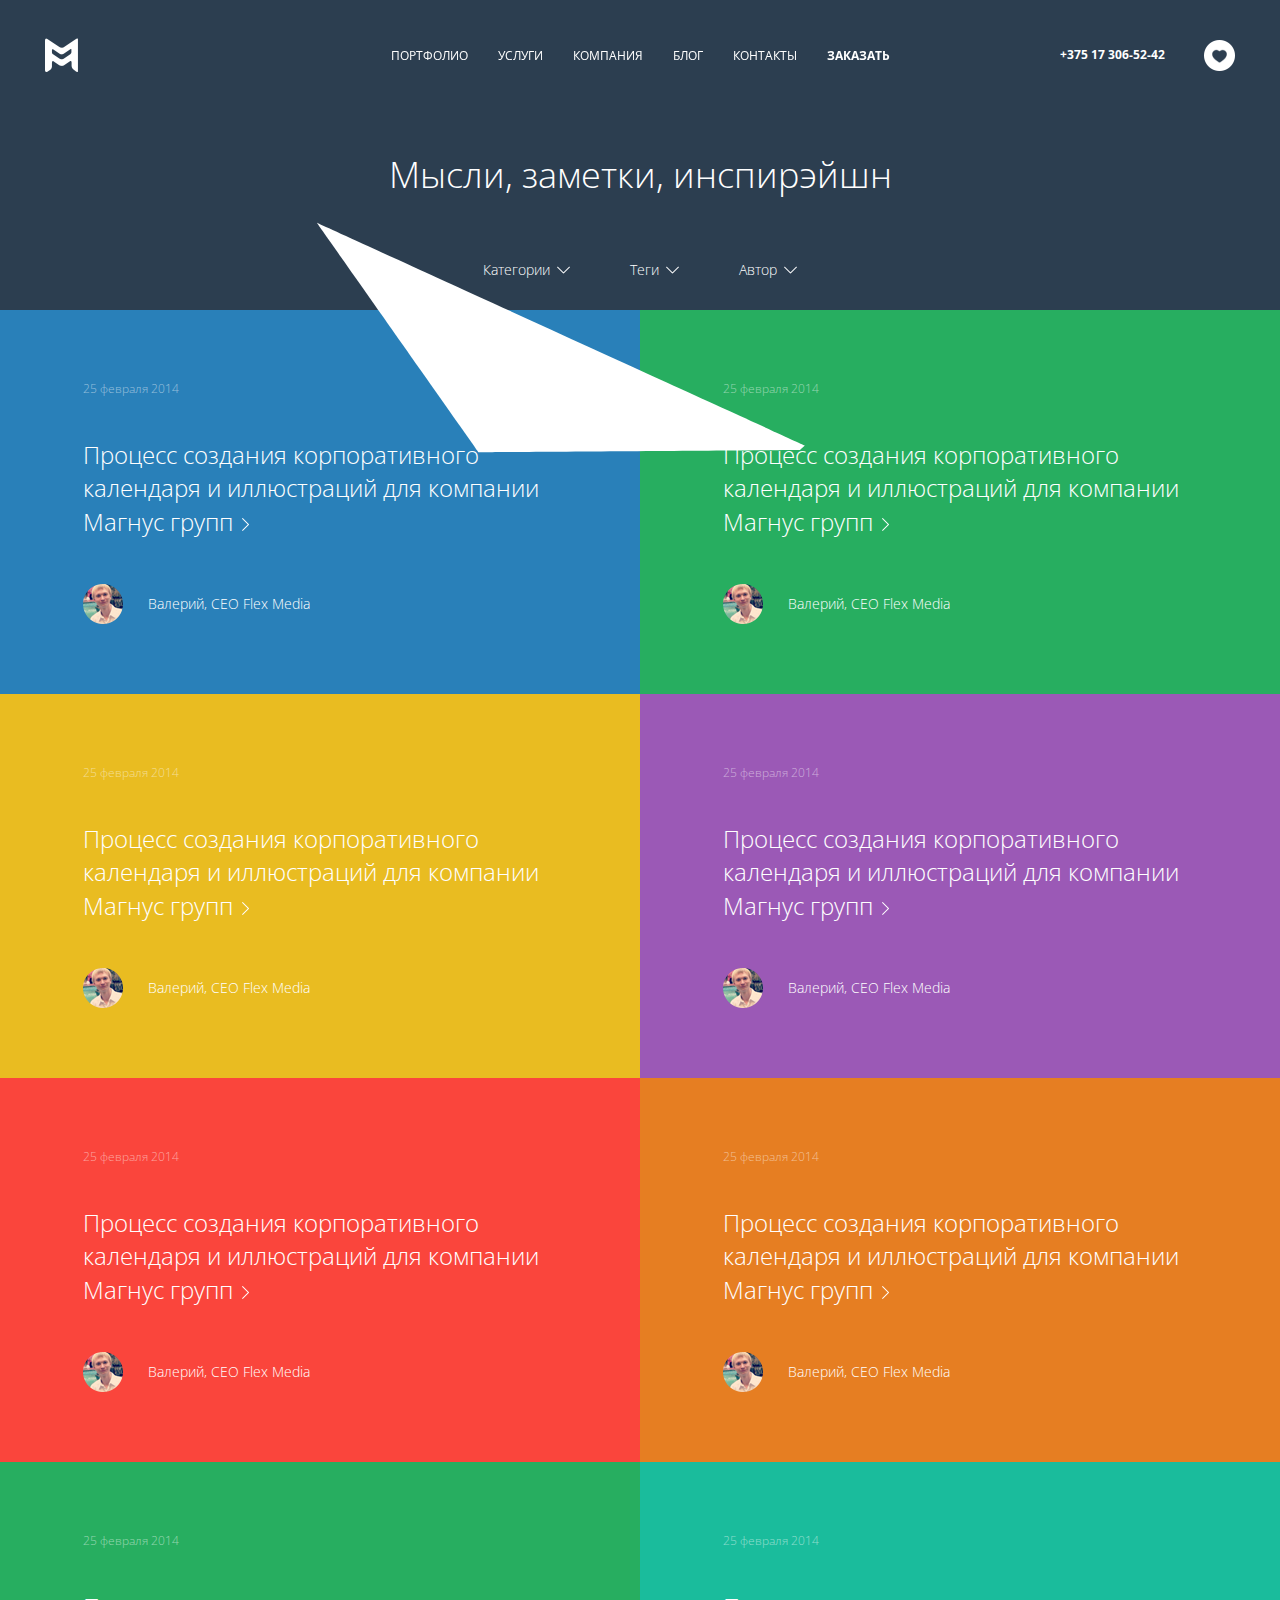
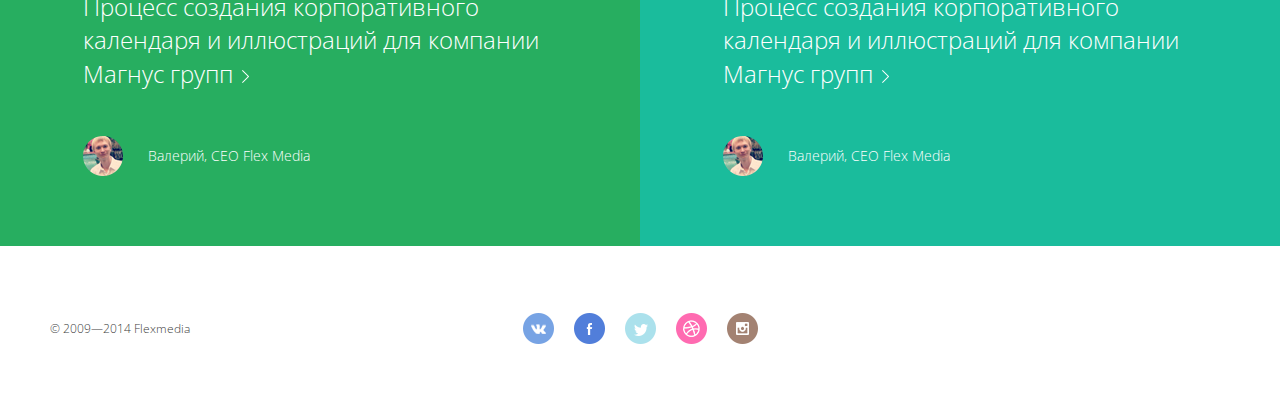
<file: blog.html>
<!doctype html>
<html>
<head>
	<meta charset="utf-8">
	<title>blog inner</title>
	<meta name="format-detection" content="telephone=no">
	<meta name="viewport" content="initial-scale=1"/>
	<link rel="stylesheet" media="screen" href="css/component.css" >
	<link rel="stylesheet" media="screen" href="css/slick.css" >
	<link rel="stylesheet" media="screen" href="css/dropzone.css" >
	<link rel="stylesheet" media="screen" href="css/screen.css" >
	<link href='http://fonts.googleapis.com/css?family=Open+Sans:400,300,700&subset=latin,cyrillic' rel='stylesheet' type='text/css'>
	<script src="js/lib/jquery.js"></script>
	<script src="js/lib/modernizr.custom.js"></script>
	<script src="js/lib/jquery-ui.min.js"></script>
	<script src="js/lib/jquery.ui.touch-punch.js"></script>
	<script src="js/lib/snap.svg-min.js"></script>
	<script src="js/lib/classie.js"></script>
	<script src="js/lib/jquery.touchSwipe.min.js"></script>
	<script src="js/lib/svgLoader.js"></script>
	<script src="js/lib/progressButton.js"></script>
	<script src="js/lib/slick.min.js"></script>
	<script src="js/lib/dropzone.min.js"></script>
	<script src="js/common.js"></script>
	<!--[if IE]><script src="js/lib/html5shiv.js"></script><![endif]-->
</head>
<body>
<div class="pagewrap l-gray" id="pagewrap">
<a href="#" class="menu-btn" rel="internal"></a>
<div class="wrapper">
	<!-- BEGIN wrap header -->
	<div class="wrap-header">
		<div class="wrap-header__in">
			<!-- header -->
			<div class="header">
				<span class="header__close js-close-sidebar"></span>
				<h1 class="logo"><a href="index.html"></a></h1>
				<div class="header__tools">
					<a href="tel:+375 17 306-52-42" class="header__phone">+375 17 306-52-42</a>
					<div class="like">
						<a href="#" class="js-like-btn" rel="internal"></a>
					</div>
				</div>
				<nav class="menu">
					<ul>
						<li><a href="portfolio.html">портфолио</a></li>
						<li><a href="services.html">Услуги</a></li>
						<li><a href="#">компания</a></li>
						<li><a href="#">блог</a></li>
						<li><a href="#">Контакты</a></li>
						<li><a href="#"><strong>Заказать</strong></a></li>
					</ul>
				</nav>
			</div>
		</div>
	</div>
	<!-- END wrap header -->
	<!-- BEGIN wrap in -->
	<div class="wrap-in">
		<div class="wrap-in__container">
			<!-- BEGIN topper -->
			<section class="topper">
				<a href="#" class="logo-big">flex media</a>
				<h2 class="h2">Мысли, заметки, инспирэйшн</h2>
				<div class="filters js-filters">
					<ul class="filters__nav js-filters-nav">
						<li>
							<a href="js-filters-1" rel="internal">Категории</a>
						</li>
						<li>
							<a href="js-filters-2" rel="internal">Теги</a>
						</li>
						<li>
							<a href="js-filters-3" rel="internal">Автор</a>
						</li>
					</ul>
					<ul class="filters__dropdown js-filters-1">
						<li><a href="#" rel="internal"><span class="filters__reset"></span>Промо-сайты</a></li>
						<li><a href="#" rel="internal"><span class="filters__reset"></span>Интернет-магазины</a></li>
						<li><a href="#" rel="internal"><span class="filters__reset"></span>Корпоративные сайты</a></li>
						<li><a href="#" rel="internal"><span class="filters__reset"></span>Адаптивные сайты</a></li>
					</ul>
					<ul class="filters__dropdown js-filters-2">
						<li><a href="#" rel="internal"><span class="filters__reset"></span>Промо-сайты</a></li>
						<li><a href="#" rel="internal"><span class="filters__reset"></span>Интернет-магазины</a></li>
						<li><a href="#" rel="internal"><span class="filters__reset"></span>Корпоративные сайты</a></li>
						<li><a href="#" rel="internal"><span class="filters__reset"></span>Адаптивные сайты</a></li>
					</ul>
					<ul class="filters__dropdown js-filters-3">
						<li><a href="#" rel="internal"><span class="filters__reset"></span>Промо-сайты</a></li>
						<li><a href="#" rel="internal"><span class="filters__reset"></span>Интернет-магазины</a></li>
						<li><a href="#" rel="internal"><span class="filters__reset"></span>Корпоративные сайты</a></li>
						<li><a href="#" rel="internal"><span class="filters__reset"></span>Адаптивные сайты</a></li>
					</ul>
				</div>
			</section>
			<!-- END topper -->
			<!-- BEGIN blog -->
			<ul class="blog-wrap">
				<li class="blog blog_blue">
					<div class="blog__container">
						<a href="http://google.com" target="_blank">
							<div class="blog__inner">
								<div class="blog__date">25 февраля 2014</div>
								<div class="link">Процесс создания корпоративного календаря и иллюстраций для компании Магнус групп<span></span></div>
								<div class="blog__author">
									<img src="img/ava.png" alt="">
									<span>Валерий, CEO Flex Media</span>
								</div>
							</div>
						</a>
					</div>
				</li>
				<li class="blog blog_green">
					<div class="blog__container">
						<a href="#">
							<div class="blog__inner">
								<div class="blog__date">25 февраля 2014</div>
								<div class="link">Процесс создания корпоративного календаря и иллюстраций для компании Магнус групп<span></span></div>
								<div class="blog__author">
									<img src="img/ava.png" alt="">
									<span>Валерий, CEO Flex Media</span>
								</div>
							</div>
						</a>
					</div>
				</li>
				<li class="blog blog_yellow">
					<div class="blog__container">
						<a href="#">
							<div class="blog__inner">
								<div class="blog__date">25 февраля 2014</div>
								<div class="link">Процесс создания корпоративного календаря и иллюстраций для компании Магнус групп<span></span></div>
								<div class="blog__author">
									<img src="img/ava.png" alt="">
									<span>Валерий, CEO Flex Media</span>
								</div>
							</div>
						</a>
					</div>
				</li>
				<li class="blog blog_violet">
					<div class="blog__container">
						<a href="#">
							<div class="blog__inner">
								<div class="blog__date">25 февраля 2014</div>
								<div class="link">Процесс создания корпоративного календаря и иллюстраций для компании Магнус групп<span></span></div>
								<div class="blog__author">
									<img src="img/ava.png" alt="">
									<span>Валерий, CEO Flex Media</span>
								</div>
							</div>
						</a>
					</div>
				</li>
				<li class="blog blog_red">
					<div class="blog__container">
						<a href="#">
							<div class="blog__inner">
								<div class="blog__date">25 февраля 2014</div>
								<div class="link">Процесс создания корпоративного календаря и иллюстраций для компании Магнус групп<span></span></div>
								<div class="blog__author">
									<img src="img/ava.png" alt="">
									<span>Валерий, CEO Flex Media</span>
								</div>
							</div>
						</a>
					</div>
				</li>
				<li class="blog blog_orange">
					<div class="blog__container">
						<a href="#">
							<div class="blog__inner">
								<div class="blog__date">25 февраля 2014</div>
								<div class="link">Процесс создания корпоративного календаря и иллюстраций для компании Магнус групп<span></span></div>
								<div class="blog__author">
									<img src="img/ava.png" alt="">
									<span>Валерий, CEO Flex Media</span>
								</div>
							</div>
						</a>
					</div>
				</li>
				<li class="blog blog_green">
					<div class="blog__container">
						<a href="#">
							<div class="blog__inner">
								<div class="blog__date">25 февраля 2014</div>
								<div class="link">Процесс создания корпоративного календаря и иллюстраций для компании Магнус групп<span></span></div>
								<div class="blog__author">
									<img src="img/ava.png" alt="">
									<span>Валерий, CEO Flex Media</span>
								</div>
							</div>
						</a>
					</div>
				</li>
				<li class="blog blog_turquoise">
					<div class="blog__container">
						<a href="#">
							<div class="blog__inner">
								<div class="blog__date">25 февраля 2014</div>
								<div class="link">Процесс создания корпоративного календаря и иллюстраций для компании Магнус групп<span></span></div>
								<div class="blog__author">
									<img src="img/ava.png" alt="">
									<span>Валерий, CEO Flex Media</span>
								</div>
							</div>
						</a>
					</div>
				</li>
			</ul>
			<!-- END blog -->
			<!-- BEGIN footer -->
			<footer class="footer">
				<div class="footer__copyrights">© 2009—2014 Flexmedia</div>
				<ul class="footer__socials">
				<li><a href="#" class="vk"><i></i></a></li>
				<li><a href="#" class="fb"><i></i></a></li>
				<li><a href="#" class="tw"><i></i></a></li>
				<li><a href="#" class="dribble"><i></i></a></li>
				<li><a href="#" class="instagram"><i></i></a></li>
				</ul>
				<a href="#" class="btn btn_up js-scroll-up" rel="internal">наверх</a>
			</footer>
			<!-- END footer -->
		</div>
	</div>
	<!-- END wrap in -->
</div>
<!-- BEGIN popup -->
<div class="popup-wrap js-popup">
	<div class="popup">
		<ul class="share">
			<li><a href="#" class="share__vk">10</a></li>
			<li><a href="#" class="share__fb">100</a></li>
			<li><a href="#" class="share__tw">1000</a></li>
		</ul>
	</div>
</div>
<!-- END popup -->
<div id="loader" class="pageload-overlay" data-opening="M20,15 50,30 50,30 30,30 Z;M0,0 80,0 50,30 20,45 Z;M0,0 80,0 60,45 0,60 Z;M0,0 80,0 80,60 0,60 Z" data-closing="M0,0 80,0 60,45 0,60 Z;M0,0 80,0 50,30 20,45 Z;M20,15 50,30 50,30 30,30 Z;M30,30 50,30 50,30 30,30 Z">
	<svg xmlns="http://www.w3.org/2000/svg" width="100%" height="100%" viewBox="0 0 80 60" preserveAspectRatio="none">
		<path d="M30,30 50,30 50,30 30,30 Z"/>
	</svg>
</div><!-- /pageload-overlay -->
<div class="fakeoverlay" style="position:fixed;top:0;bottom:0;right:0;left:0;z-index:10000;background: rgba(255,255,255,1);"></div>
</div>

<script>
	(function() {
		var loader = new SVGLoader( document.getElementById( 'loader' ), { speedIn : 10, speedOut: 100 } );
		loader.show();
		setTimeout( function() {
				$('.fakeoverlay').hide();
				loader.hide();
			}, 400 );

	})();
</script>
</body>
</html>
</file>
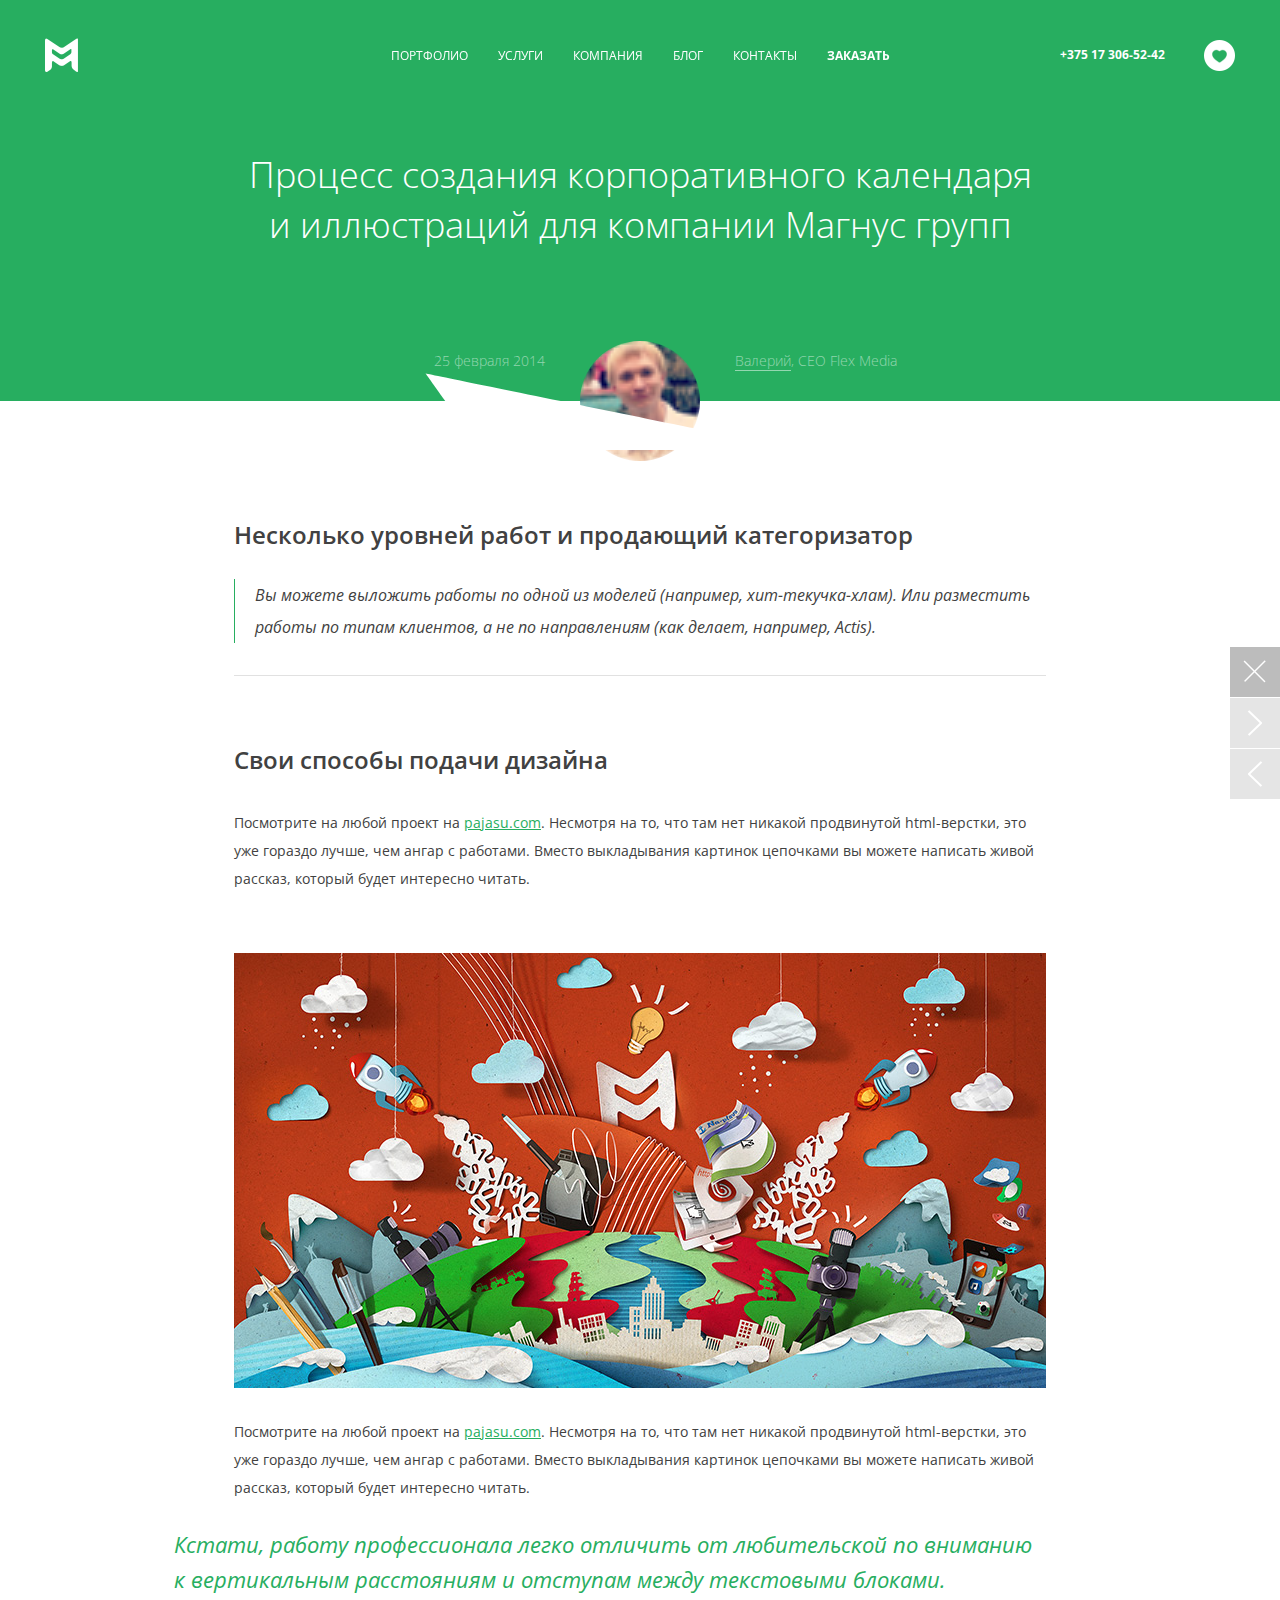
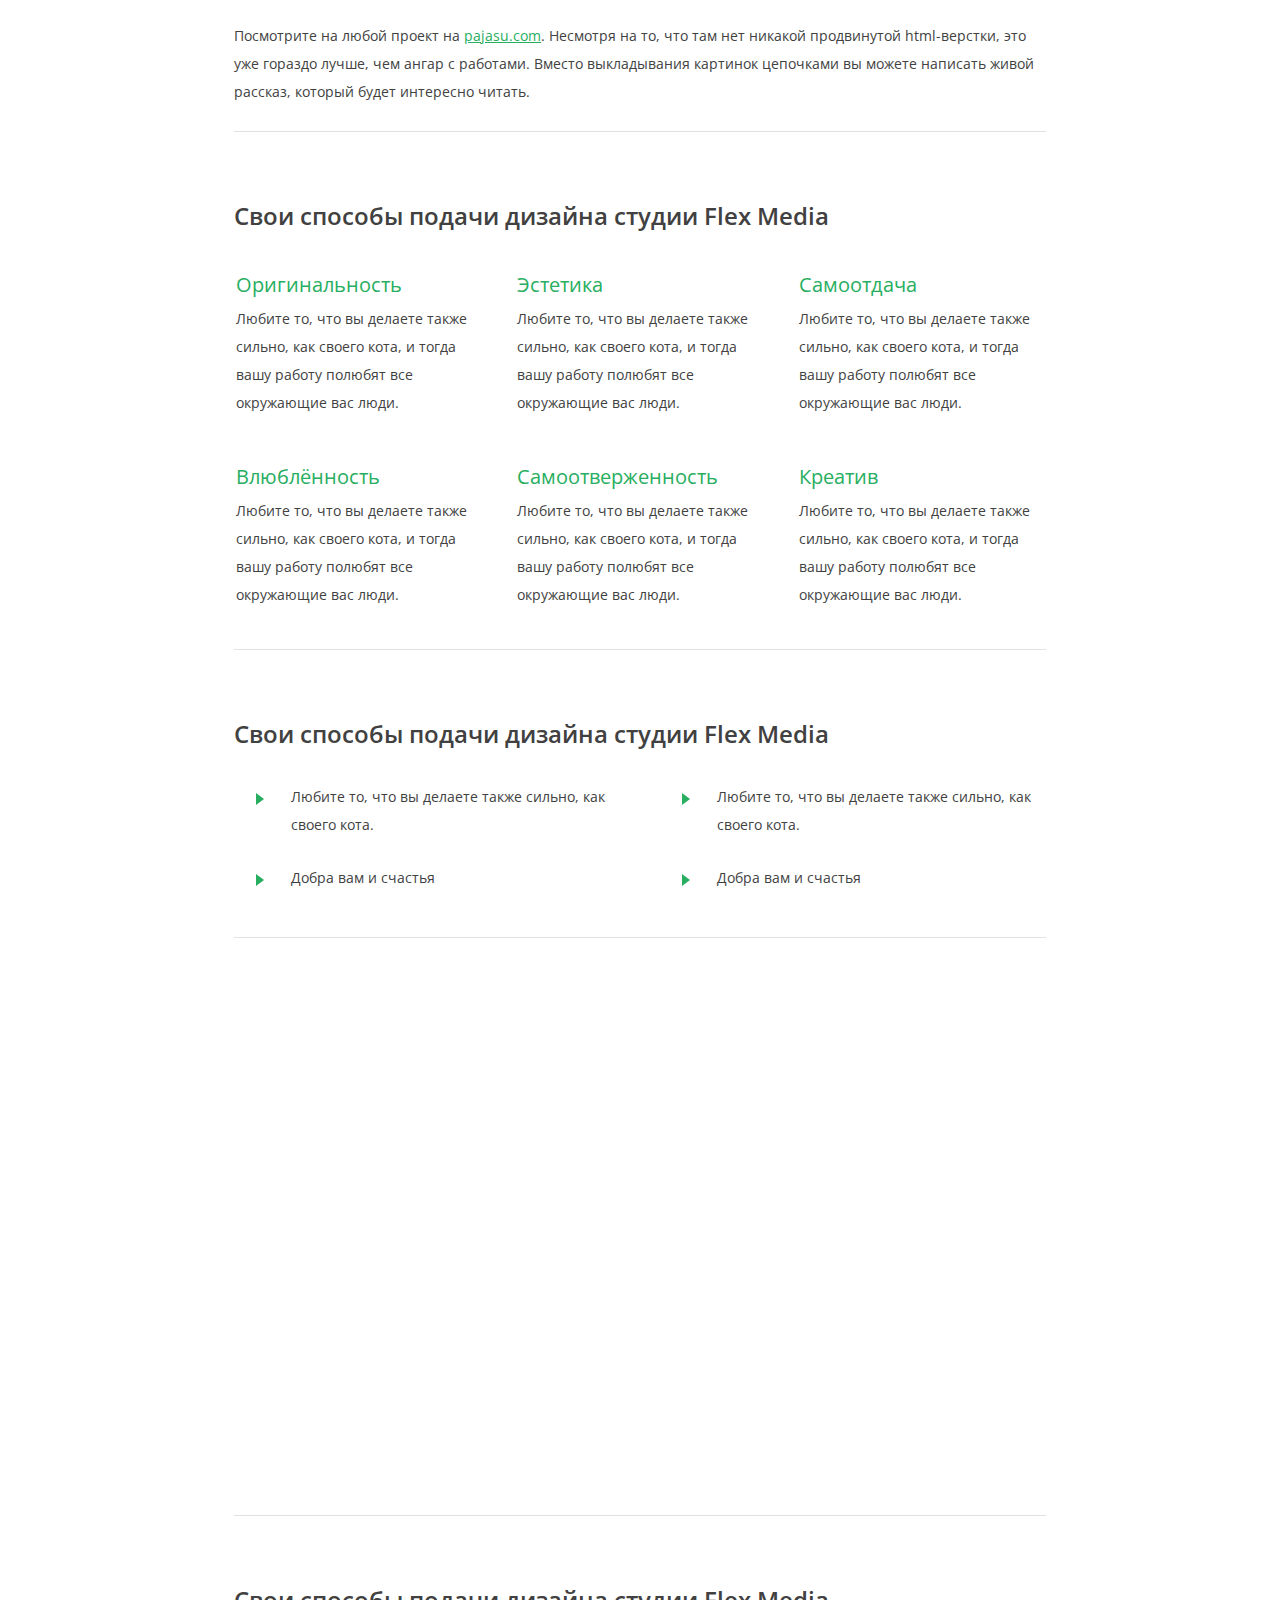
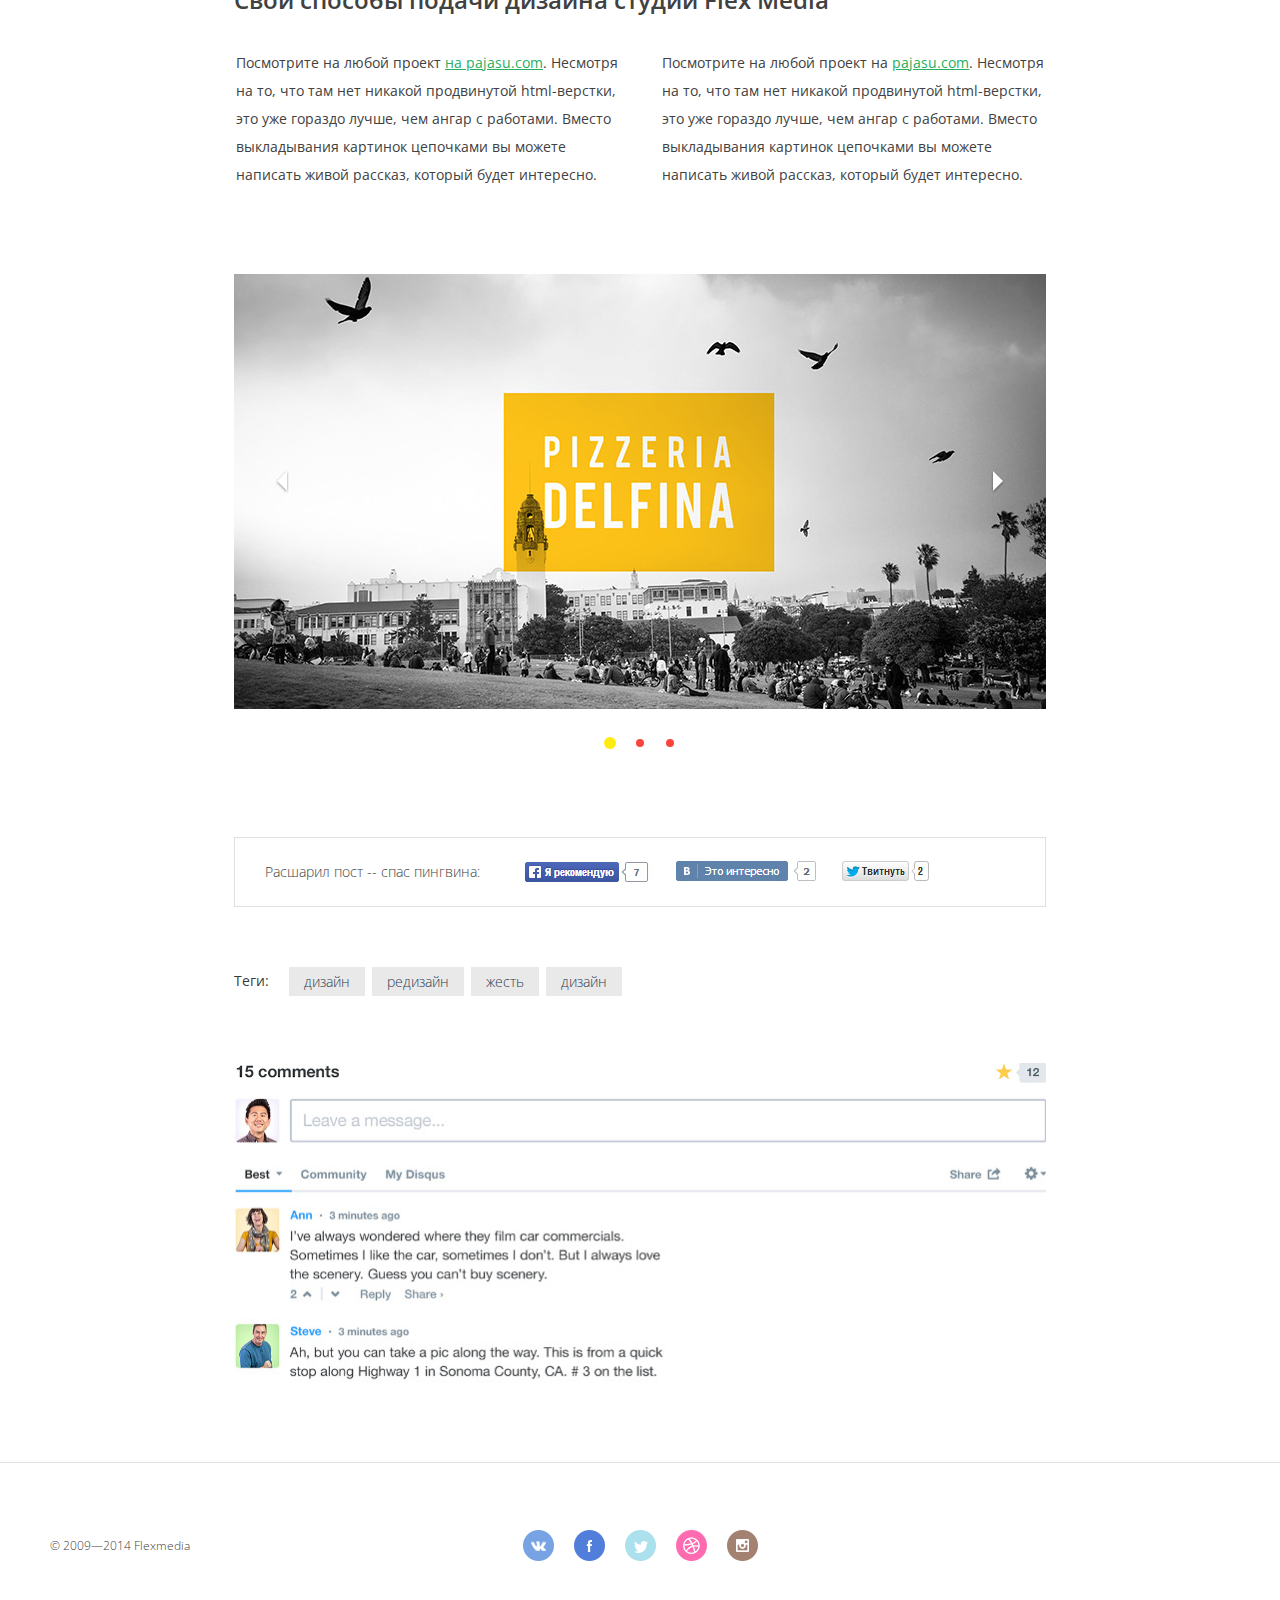
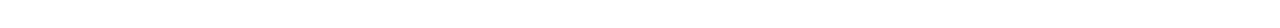
<file: blog_inner.html>
<!doctype html>
<html>
<head>
	<meta charset="utf-8">
	<title>blog inner</title>
	<meta name="format-detection" content="telephone=no">
	<meta name="viewport" content="initial-scale=1"/>
	<link rel="stylesheet" media="screen" href="css/component.css" >
	<link rel="stylesheet" media="screen" href="css/slick.css" >
	<link rel="stylesheet" media="screen" href="css/dropzone.css" >
	<link rel="stylesheet" media="screen" href="css/screen.css" >
	<link href='http://fonts.googleapis.com/css?family=Open+Sans:400,300,700&subset=latin,cyrillic' rel='stylesheet' type='text/css'>
	<script src="js/lib/jquery.js"></script>
	<script src="js/lib/modernizr.custom.js"></script>
	<script src="js/lib/jquery-ui.min.js"></script>
	<script src="js/lib/jquery.ui.touch-punch.js"></script>
	<script src="js/lib/snap.svg-min.js"></script>
	<script src="js/lib/classie.js"></script>
	<script src="js/lib/jquery.touchSwipe.min.js"></script>
	<script src="js/lib/svgLoader.js"></script>
	<script src="js/lib/progressButton.js"></script>
	<script src="js/lib/slick.min.js"></script>
	<script src="js/lib/dropzone.min.js"></script>
	<script src="js/common.js"></script>
	<!--[if IE]><script src="js/lib/html5shiv.js"></script><![endif]-->
</head>
<body>
<div class="pagewrap l-green" id="pagewrap">
<a href="#" class="menu-btn" rel="internal"></a>
<div class="wrapper">
	<!-- BEGIN wrap header -->
	<div class="wrap-header">
		<div class="wrap-header__in">
			<!-- header -->
			<div class="header">
				<span class="header__close js-close-sidebar"></span>
				<h1 class="logo"><a href="index.html"></a></h1>
				<div class="header__tools">
					<a href="tel:+375 17 306-52-42" class="header__phone">+375 17 306-52-42</a>
					<div class="like">
						<a href="#" class="js-like-btn" rel="internal"></a>
					</div>
				</div>
				<nav class="menu">
					<ul>
						<li><a href="portfolio.html">портфолио</a></li>
						<li><a href="services.html">Услуги</a></li>
						<li><a href="#">компания</a></li>
						<li><a href="#">блог</a></li>
						<li><a href="#">Контакты</a></li>
						<li><a href="#"><strong>Заказать</strong></a></li>
					</ul>
				</nav>
			</div>
		</div>
	</div>
	<!-- END wrap header -->
	<!-- BEGIN wrap in -->
	<div class="wrap-in">
		<div class="wrap-in__container">
			<!-- BEGIN topper -->
			<section class="topper">
				<a href="#" class="logo-big">flex media</a>
				<h2 class="h2">Процесс создания корпоративного календаря<br> и иллюстраций для компании Магнус групп</h2>
				<div class="author">
					<div class="author__date">25 февраля 2014</div>
					<div class="author__ava">
						<img src="img/ava.png" alt="">
					</div>
					<div class="author__info"><a href="#"><span>Валерий</span></a>, CEO Flex Media</div>
				</div>
			</section>
			<!-- END topper -->
			<!-- BEGIN article -->
			<section class="article">
				<div class="article__quote">
					<h3>Несколько уровней работ и продающий категоризатор</h3>
					<p>Вы можете выложить работы по одной из моделей (например, хит-текучка-хлам). Или разместить работы по типам клиентов, а не по направлениям (как делает, например, Actis).</p>
				</div>
				<div class="article__block">
					<h3>Свои способы подачи дизайна</h3>
					<p>Посмотрите на любой проект на <a href="pajasu.com">pajasu.com</a>. Несмотря на то, что там нет никакой продвинутой html-верстки, это уже гораздо лучше, чем ангар с работами. Вместо выкладывания картинок цепочками вы можете написать живой рассказ, который будет интересно читать.</p>
					<img src="img/pict9.jpg" alt="">
					<p>Посмотрите на любой проект на <a href="pajasu.com">pajasu.com</a>. Несмотря на то, что там нет никакой продвинутой html-верстки, это уже гораздо лучше, чем ангар с работами. Вместо выкладывания картинок цепочками вы можете написать живой рассказ, который будет интересно читать.</p>
					<p><strong>Кстати, работу профессионала легко отличить от любительской по вниманию к вертикальным расстояниям и отступам между текстовыми блоками.</strong></p>
					<p>Посмотрите на любой проект на <a href="pajasu.com">pajasu.com</a>. Несмотря на то, что там нет никакой продвинутой html-верстки, это уже гораздо лучше, чем ангар с работами. Вместо выкладывания картинок цепочками вы можете написать живой рассказ, который будет интересно читать.</p>
				</div>
				<div class="article__block">
					<h3>Свои способы подачи дизайна студии Flex Media</h3>
					<ul class="list">
						<li>
							<span>Оригинальность</span>
							<p>Любите то, что вы делаете также сильно, как своего кота, и тогда вашу работу полюбят все окружающие вас люди.</p>
						</li>
						<li>
							<span>Эстетика</span>
							<p>Любите то, что вы делаете также сильно, как своего кота, и тогда вашу работу полюбят все окружающие вас люди.</p>
						</li>
						<li>
							<span>Самоотдача</span>
							<p>Любите то, что вы делаете также сильно, как своего кота, и тогда вашу работу полюбят все окружающие вас люди.</p>
						</li>
						<li>
							<span>Влюблённость</span>
							<p>Любите то, что вы делаете также сильно, как своего кота, и тогда вашу работу полюбят все окружающие вас люди.</p>
						</li>
						<li>
							<span>Самоотверженность</span>
							<p>Любите то, что вы делаете также сильно, как своего кота, и тогда вашу работу полюбят все окружающие вас люди.</p>
						</li>
						<li>
							<span>Креатив</span>
							<p>Любите то, что вы делаете также сильно, как своего кота, и тогда вашу работу полюбят все окружающие вас люди.</p>
						</li>
					</ul>
				</div>
				<div class="article__block">
					<h3>Свои способы подачи дизайна студии Flex Media</h3>
					<ul class="list list_mod">
						<li><p>Любите то, что вы делаете также сильно, как своего кота.</p></li>
						<li><p>Любите то, что вы делаете также сильно, как своего кота.</p></li>
						<li><p>Добра вам и счастья</p></li>
						<li><p>Добра вам и счастья</p></li>
					</ul>
				</div>
				<div class="article__block">
					<div class="video">
						<iframe width="100%" height="100%" src="http://www.youtube.com/embed/Os4ntgRQm8E" frameborder="0" allowfullscreen></iframe>
					</div>
				</div>
				<div class="article__block is-last">
					<h3>Свои способы подачи дизайна студии Flex Media</h3>
					<ul class="article__cols">
						<li>
							<p>Посмотрите на любой проект <a href="на pajasu.com">на pajasu.com</a>. Несмотря на то, что там нет никакой продвинутой html-верстки, это уже гораздо лучше, чем ангар с работами. Вместо выкладывания картинок цепочками вы можете написать живой рассказ, который будет интересно.</p>
						</li>
						<li>
							<p>Посмотрите на любой проект на <a href="pajasu.com">pajasu.com</a>. Несмотря на то, что там нет никакой продвинутой html-верстки, это уже гораздо лучше, чем ангар с работами. Вместо выкладывания картинок цепочками вы можете написать живой рассказ, который будет интересно.</p>
						</li>
					</ul>
					<div class="gallery-wrap">
						<div class="gallery js-gallery">
							<div>
								<img src="img/pict10.jpg" alt="">
							</div>
							<div>
								<img src="img/pict9.jpg" alt="">
							</div>
							<div>
								<img src="img/pict8.jpg" alt="">
							</div>
						</div>
					</div>
					<div class="article__share">
						<span>Расшарил пост -- спас пингвина:</span>
						<div class="article__socials">
							<img src="img/socials.jpg" alt="" style="margin: 0;">
						</div>
					</div>
					<div class="tags">
						<div class="tags__title">Теги:</div>
						<ul>
							<li><a href="#">дизайн</a></li>
							<li><a href="#">редизайн</a></li>
							<li><a href="#">жесть</a></li>
							<li><a href="#">дизайн</a></li>
						</ul>
					</div>
					<div class="article__comments">
						<img src="img/disqus.jpg" alt="">
					</div>	
				</div>
			</section>
			<!-- END article -->
			<!-- BEGIN article-nav -->
			<div class="article-nav">
				<ul>
					<li><a href="#" class="article-nav__close"></a></li>
					<li><a href="#" class="article-nav__next"></a></li>
					<li><a href="#" class="article-nav__prev"></a></li>
				</ul>
			</div>
			<!-- END article-nav -->
			<!-- BEGIN footer -->
			<footer class="footer footer_inner">
				<div class="footer__copyrights">© 2009—2014 Flexmedia</div>
				<ul class="footer__socials">
				<li><a href="#" class="vk"><i></i></a></li>
				<li><a href="#" class="fb"><i></i></a></li>
				<li><a href="#" class="tw"><i></i></a></li>
				<li><a href="#" class="dribble"><i></i></a></li>
				<li><a href="#" class="instagram"><i></i></a></li>
				</ul>
				<a href="#" class="btn btn_up js-scroll-up" rel="internal">наверх</a>
			</footer>
			<!-- END footer -->
		</div>
	</div>
	<!-- END wrap in -->
</div>
<!-- BEGIN popup -->
<div class="popup-wrap js-popup">
	<div class="popup">
		<ul class="share">
			<li><a href="#" class="share__vk">10</a></li>
			<li><a href="#" class="share__fb">100</a></li>
			<li><a href="#" class="share__tw">1000</a></li>
		</ul>
	</div>
</div>
<!-- END popup -->
<div id="loader" class="pageload-overlay" data-opening="M20,15 50,30 50,30 30,30 Z;M0,0 80,0 50,30 20,45 Z;M0,0 80,0 60,45 0,60 Z;M0,0 80,0 80,60 0,60 Z" data-closing="M0,0 80,0 60,45 0,60 Z;M0,0 80,0 50,30 20,45 Z;M20,15 50,30 50,30 30,30 Z;M30,30 50,30 50,30 30,30 Z">
	<svg xmlns="http://www.w3.org/2000/svg" width="100%" height="100%" viewBox="0 0 80 60" preserveAspectRatio="none">
		<path d="M30,30 50,30 50,30 30,30 Z"/>
	</svg>
</div><!-- /pageload-overlay -->
<div class="fakeoverlay" style="position:fixed;top:0;bottom:0;right:0;left:0;z-index:10000;background: rgba(255,255,255,1);"></div>
</div>

<script>
	(function() {
		var loader = new SVGLoader( document.getElementById( 'loader' ), { speedIn : 10, speedOut: 100 } );
		loader.show();
		setTimeout( function() {
				$('.fakeoverlay').hide();
				loader.hide();
			}, 400 );

	})();
</script>
</body>
</html>
</file>
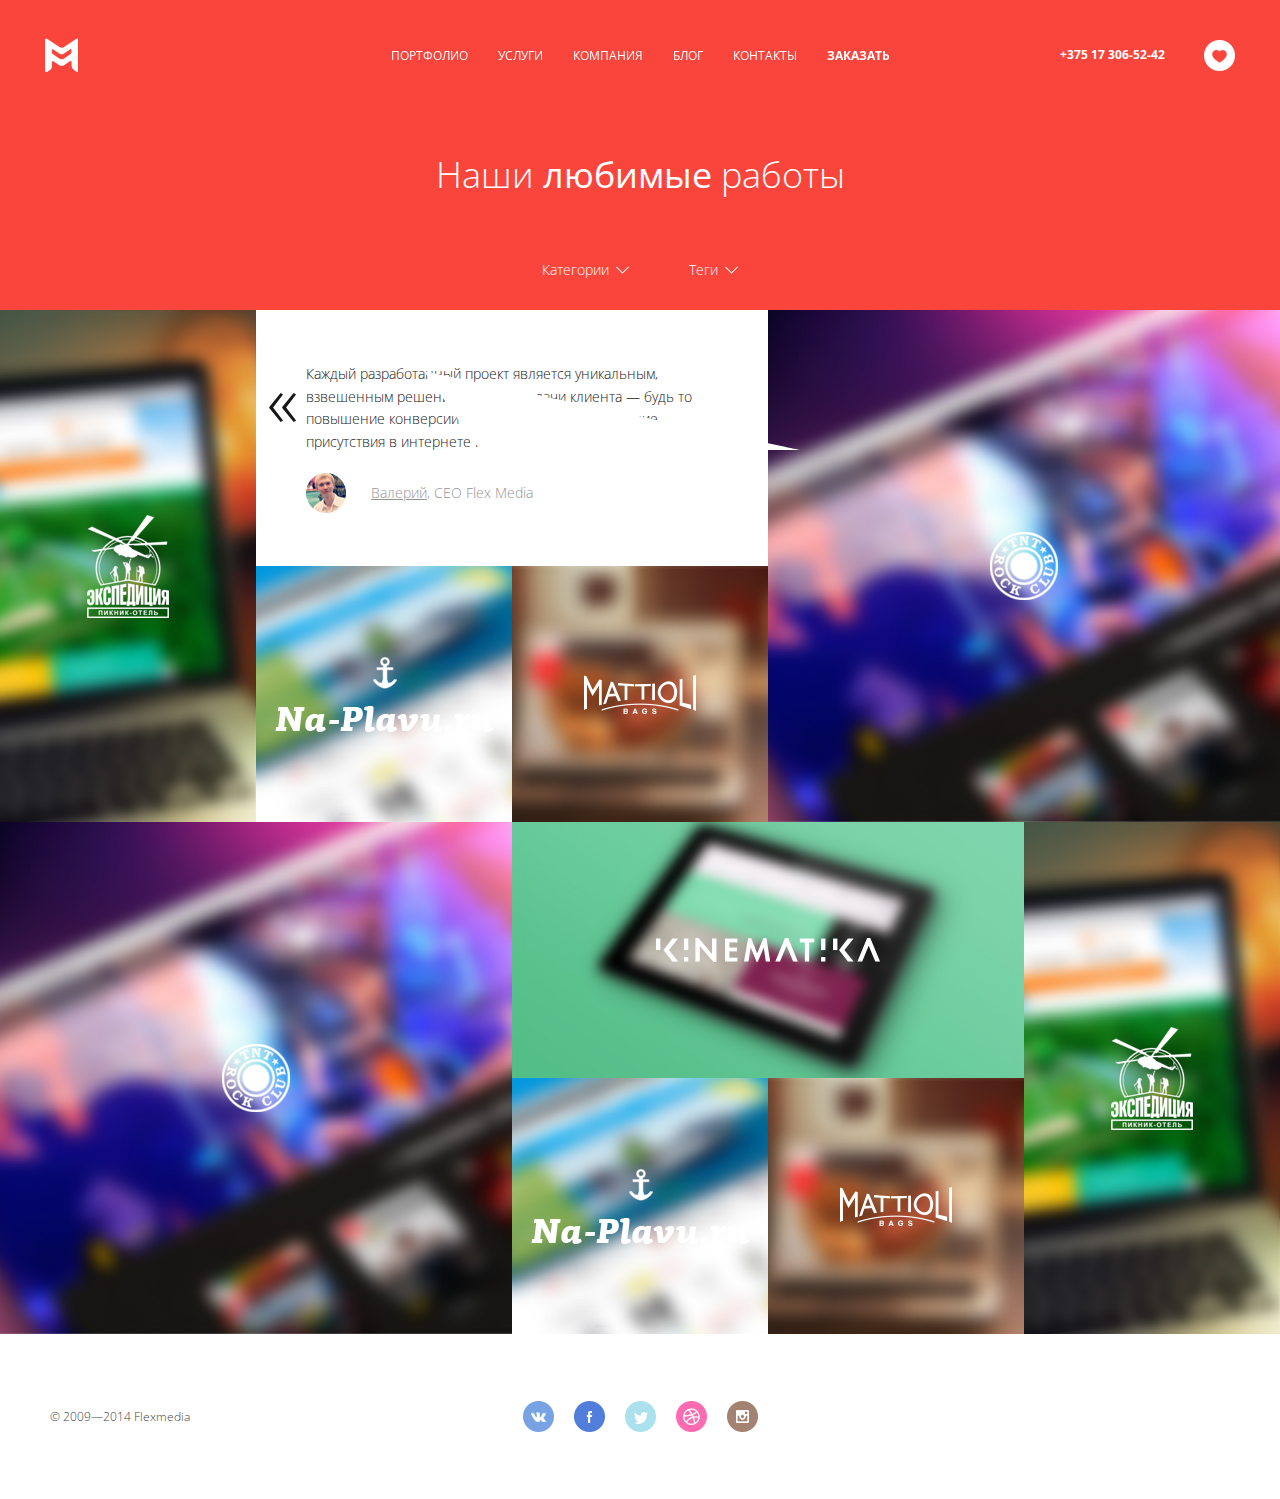
<file: portfolio.html>
<!doctype html>
<html>
<head>
	<meta charset="utf-8">
	<title>blog inner</title>
	<meta name="format-detection" content="telephone=no">
	<meta name="viewport" content="initial-scale=1"/>
	<link rel="stylesheet" media="screen" href="css/component.css" >
	<link rel="stylesheet" media="screen" href="css/slick.css" >
	<link rel="stylesheet" media="screen" href="css/dropzone.css" >
	<link rel="stylesheet" media="screen" href="css/screen.css" >
	<link href='http://fonts.googleapis.com/css?family=Open+Sans:400,300,700&subset=latin,cyrillic' rel='stylesheet' type='text/css'>
	<script src="js/lib/jquery.js"></script>
	<script src="js/lib/modernizr.custom.js"></script>
	<script src="js/lib/jquery-ui.min.js"></script>
	<script src="js/lib/jquery.ui.touch-punch.js"></script>
	<script src="js/lib/snap.svg-min.js"></script>
	<script src="js/lib/classie.js"></script>
	<script src="js/lib/jquery.touchSwipe.min.js"></script>
	<script src="js/lib/svgLoader.js"></script>
	<script src="js/lib/progressButton.js"></script>
	<script src="js/lib/slick.min.js"></script>
	<script src="js/lib/dropzone.min.js"></script>
	<script src="js/common.js"></script>
	<!--[if IE]><script src="js/lib/html5shiv.js"></script><![endif]-->
</head>
<body>
<div class="pagewrap" id="pagewrap">
<a href="#" class="menu-btn" rel="internal"></a>
<div class="wrapper">
	<!-- BEGIN wrap header -->
	<div class="wrap-header">
		<div class="wrap-header__in">
			<!-- header -->
			<div class="header">
				<span class="header__close js-close-sidebar"></span>
				<h1 class="logo"><a href="index.html"></a></h1>
				<div class="header__tools">
					<a href="tel:+375 17 306-52-42" class="header__phone">+375 17 306-52-42</a>
					<div class="like">
						<a href="#" class="js-like-btn" rel="internal"></a>
					</div>
				</div>
				<nav class="menu">
					<ul>
						<li><a href="portfolio.html">портфолио</a></li>
						<li><a href="services.html">Услуги</a></li>
						<li><a href="#">компания</a></li>
						<li><a href="#">блог</a></li>
						<li><a href="#">Контакты</a></li>
						<li><a href="#"><strong>Заказать</strong></a></li>
					</ul>
				</nav>
			</div>
		</div>
	</div>
	<!-- END wrap header -->
	<!-- BEGIN wrap in -->
	<div class="wrap-in">
		<div class="wrap-in__container">
			<!-- BEGIN topper -->
			<section class="topper">
				<div class="portfolio">
					<a href="#" class="logo-big">flex media</a>
					<h2 class="h2">Наши <span>любимые</span> работы</h2>
					<div class="filters js-filters">
						<ul class="filters__nav js-filters-nav">
							<li>
								<a href="js-filters-1" rel="internal">Категории</a>
							</li>
							<li>
								<a href="js-filters-2" rel="internal">Теги</a>
							</li>
						</ul>
						<ul class="filters__dropdown js-filters-1">
							<li><a href="#" rel="internal"><span class="filters__reset"></span>Промо-сайты</a></li>
							<li><a href="#" rel="internal"><span class="filters__reset"></span>Интернет-магазины</a></li>
							<li><a href="#" rel="internal"><span class="filters__reset"></span>Корпоративные сайты</a></li>
							<li><a href="#" rel="internal"><span class="filters__reset"></span>Адаптивные сайты</a></li>
						</ul>
						<ul class="filters__dropdown js-filters-2">
							<li><a href="#" rel="internal"><span class="filters__reset"></span>Промо-сайты</a></li>
							<li><a href="#" rel="internal"><span class="filters__reset"></span>Интернет-магазины</a></li>
							<li><a href="#" rel="internal"><span class="filters__reset"></span>Корпоративные сайты</a></li>
							<li><a href="#" rel="internal"><span class="filters__reset"></span>Адаптивные сайты</a></li>
						</ul>
					</div>
				</div>
			</section>
			<!-- END topper -->
			<!-- BEGIN m-works -->
			<section class="m-works-wrap">
				<div class="box-wrap">
					<div class="box-wrap__col wide first">
						<!-- BEGIN box -->
						<div class="box box_w">
							<div class="m-portfolio">
								<div class="m-portfolio__inner">
									<div class="quote">
										<div class="quote__text">Каждый разработанный проект является  уникальным, взвешенным решением безнес-задачи клиента — будь то повышение конверсии интернет-магазина, усиление присутствия в интернете или промо-сайт.</div>
										<div class="quote__author">
											<img src="img/ava.png" alt="">
											<span><a href="#">Валерий</a>, CEO Flex Media</span>
										</div>
									</div>	
								</div>
							</div>
						</div>
						<!-- END box -->
						<!-- BEGIN box -->
						<div class="box box_small">
							<a href="#" class="m-works">
								<div class="m-works__img" style="background-image: url(img/pict2.jpg);"></div>
								<div class="m-works__img-blur" style="background-image: url(img/pict2-blur.jpg);"></div>
								<div class="m-works__logo">
									<img src="img/naplavu-logo.png" alt="">
								</div>
							</a>
						</div>
						<!-- END box -->
						<!-- BEGIN box -->
						<div class="box box_small">
							<a href="#" class="m-works">
								<div class="m-works__img" style="background-image: url(img/pict3.jpg);"></div>
								<div class="m-works__img-blur" style="background-image: url(img/pict3-blur.jpg);"></div>
								<div class="m-works__logo">
									<img src="img/mattioli-logo.png" alt="">
								</div>
							</a>
						</div>
						<!-- END box -->
					</div>
					<div class="box-wrap__col second">
						<div class="box box_high">
							<a href="#" class="m-works">
								<div class="m-works__img" style="background-image: url(img/pict1.jpg);"></div>
								<div class="m-works__img-blur" style="background-image: url(img/pict1-blur.jpg);"></div>
								<div class="m-works__logo">
									<img src="img/expedition-logo.png" alt="">
								</div>
							</a>
						</div>
					</div>
					<div class="box-wrap__col wide wide_resp">
						<div class="box box_big">
							<a href="#" class="m-works">
								<div class="m-works__img" style="background-image: url(img/pict4.jpg);"></div>
								<div class="m-works__img-blur" style="background-image: url(img/pict4-blur.jpg);"></div>
								<div class="m-works__logo">
									<img src="img/tnt-logo.png" alt="">
								</div>
							</a>
						</div>
					</div>
				</div>
				<div class="box-wrap box-wrap_mod">
					<div class="box-wrap__col wide wide_resp">
						<div class="box box_big">
							<a href="#" class="m-works">
								<div class="m-works__img" style="background-image: url(img/pict4.jpg);"></div>
								<div class="m-works__img-blur" style="background-image: url(img/pict4-blur.jpg);"></div>
								<div class="m-works__logo">
									<img src="img/tnt-logo.png" alt="">
								</div>
							</a>
						</div>
					</div>
					<div class="box-wrap__col second">
						<div class="box box_high">
							<a href="#" class="m-works">
								<div class="m-works__img" style="background-image: url(img/pict1.jpg);"></div>
								<div class="m-works__img-blur" style="background-image: url(img/pict1-blur.jpg);"></div>
								<div class="m-works__logo">
									<img src="img/expedition-logo.png" alt="">
								</div>
							</a>
						</div>
					</div>
					<div class="box-wrap__col wide first">
						<div class="box box_w">
							<a href="#" class="m-works">
								<div class="m-works__img" style="background-image: url(img/pict8.jpg);"></div>
								<div class="m-works__img-blur" style="background-image: url(img/pict8-blur.jpg);"></div>
								<div class="m-works__logo">
									<img src="img/kinematika-logo.png" alt="">
								</div>
							</a>
						</div>
						<div class="box box_small">
							<a href="#" class="m-works">
								<div class="m-works__img" style="background-image: url(img/pict2.jpg);"></div>
								<div class="m-works__img-blur" style="background-image: url(img/pict2-blur.jpg);"></div>
								<div class="m-works__logo">
									<img src="img/naplavu-logo.png" alt="">
								</div>
							</a>
						</div>
						<div class="box box_small">
							<a href="#" class="m-works">
								<div class="m-works__img" style="background-image: url(img/pict3.jpg);"></div>
								<div class="m-works__img-blur" style="background-image: url(img/pict3-blur.jpg);"></div>
								<div class="m-works__logo">
									<img src="img/mattioli-logo.png" alt="">
								</div>
							</a>
						</div>
					</div>
				</div>
			</section>
			<!-- END m-works -->
			<!-- BEGIN footer -->
			<footer class="footer">
				<div class="footer__copyrights">© 2009—2014 Flexmedia</div>
				<ul class="footer__socials">
				<li><a href="#" class="vk"><i></i></a></li>
				<li><a href="#" class="fb"><i></i></a></li>
				<li><a href="#" class="tw"><i></i></a></li>
				<li><a href="#" class="dribble"><i></i></a></li>
				<li><a href="#" class="instagram"><i></i></a></li>
				</ul>
				<a href="#" class="btn btn_up js-scroll-up" rel="internal">наверх</a>
			</footer>
			<!-- END footer -->
		</div>
	</div>
	<!-- END wrap in -->
</div>
<!-- BEGIN popup -->
<div class="popup-wrap js-popup">
	<div class="popup">
		<ul class="share">
			<li><a href="#" class="share__vk">10</a></li>
			<li><a href="#" class="share__fb">100</a></li>
			<li><a href="#" class="share__tw">1000</a></li>
		</ul>
	</div>
</div>
<!-- END popup -->
<div id="loader" class="pageload-overlay" data-opening="M20,15 50,30 50,30 30,30 Z;M0,0 80,0 50,30 20,45 Z;M0,0 80,0 60,45 0,60 Z;M0,0 80,0 80,60 0,60 Z" data-closing="M0,0 80,0 60,45 0,60 Z;M0,0 80,0 50,30 20,45 Z;M20,15 50,30 50,30 30,30 Z;M30,30 50,30 50,30 30,30 Z">
	<svg xmlns="http://www.w3.org/2000/svg" width="100%" height="100%" viewBox="0 0 80 60" preserveAspectRatio="none">
		<path d="M30,30 50,30 50,30 30,30 Z"/>
	</svg>
</div><!-- /pageload-overlay -->
<div class="fakeoverlay" style="position:fixed;top:0;bottom:0;right:0;left:0;z-index:10000;background: rgba(255,255,255,1);"></div>
</div>

<script>
	(function() {
		var loader = new SVGLoader( document.getElementById( 'loader' ), { speedIn : 10, speedOut: 100 } );
		loader.show();
		setTimeout( function() {
				$('.fakeoverlay').hide();
				loader.hide();
			}, 400 );

	})();
</script>
</body>
</html>
</file>
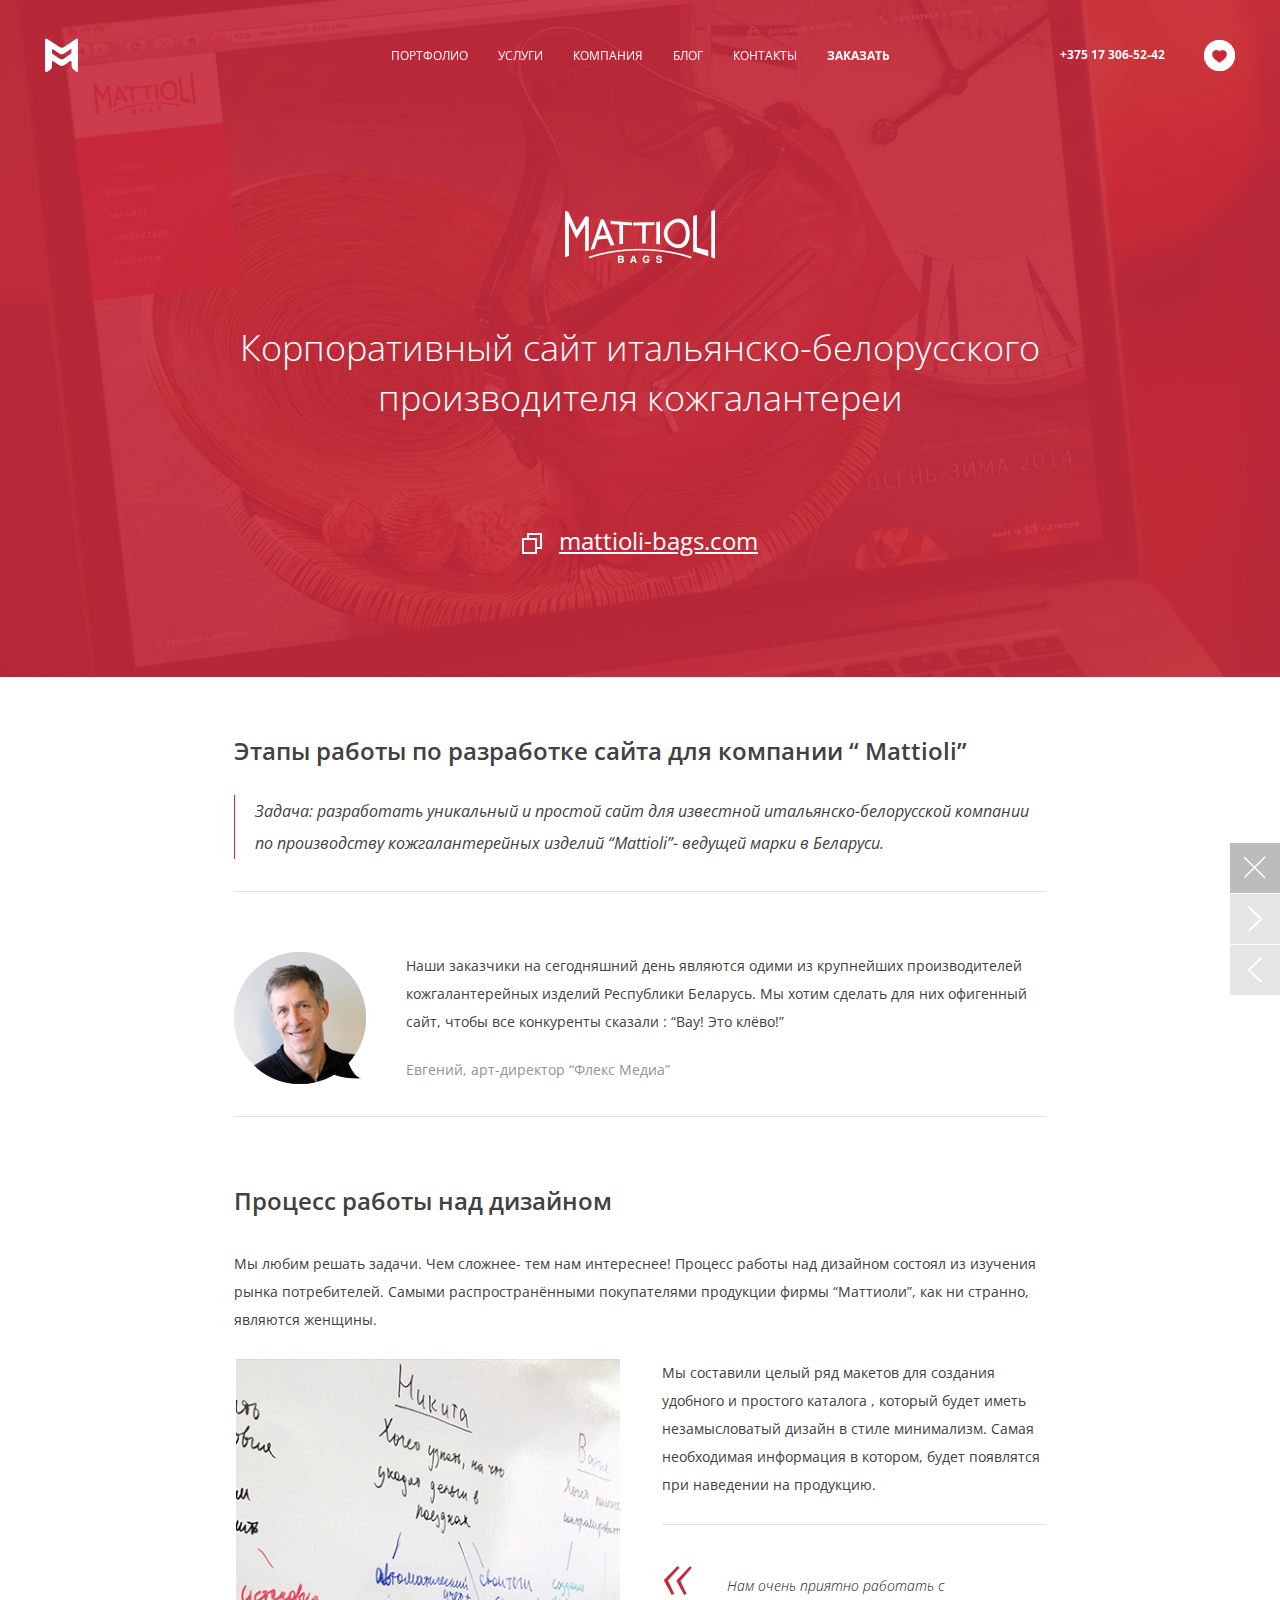
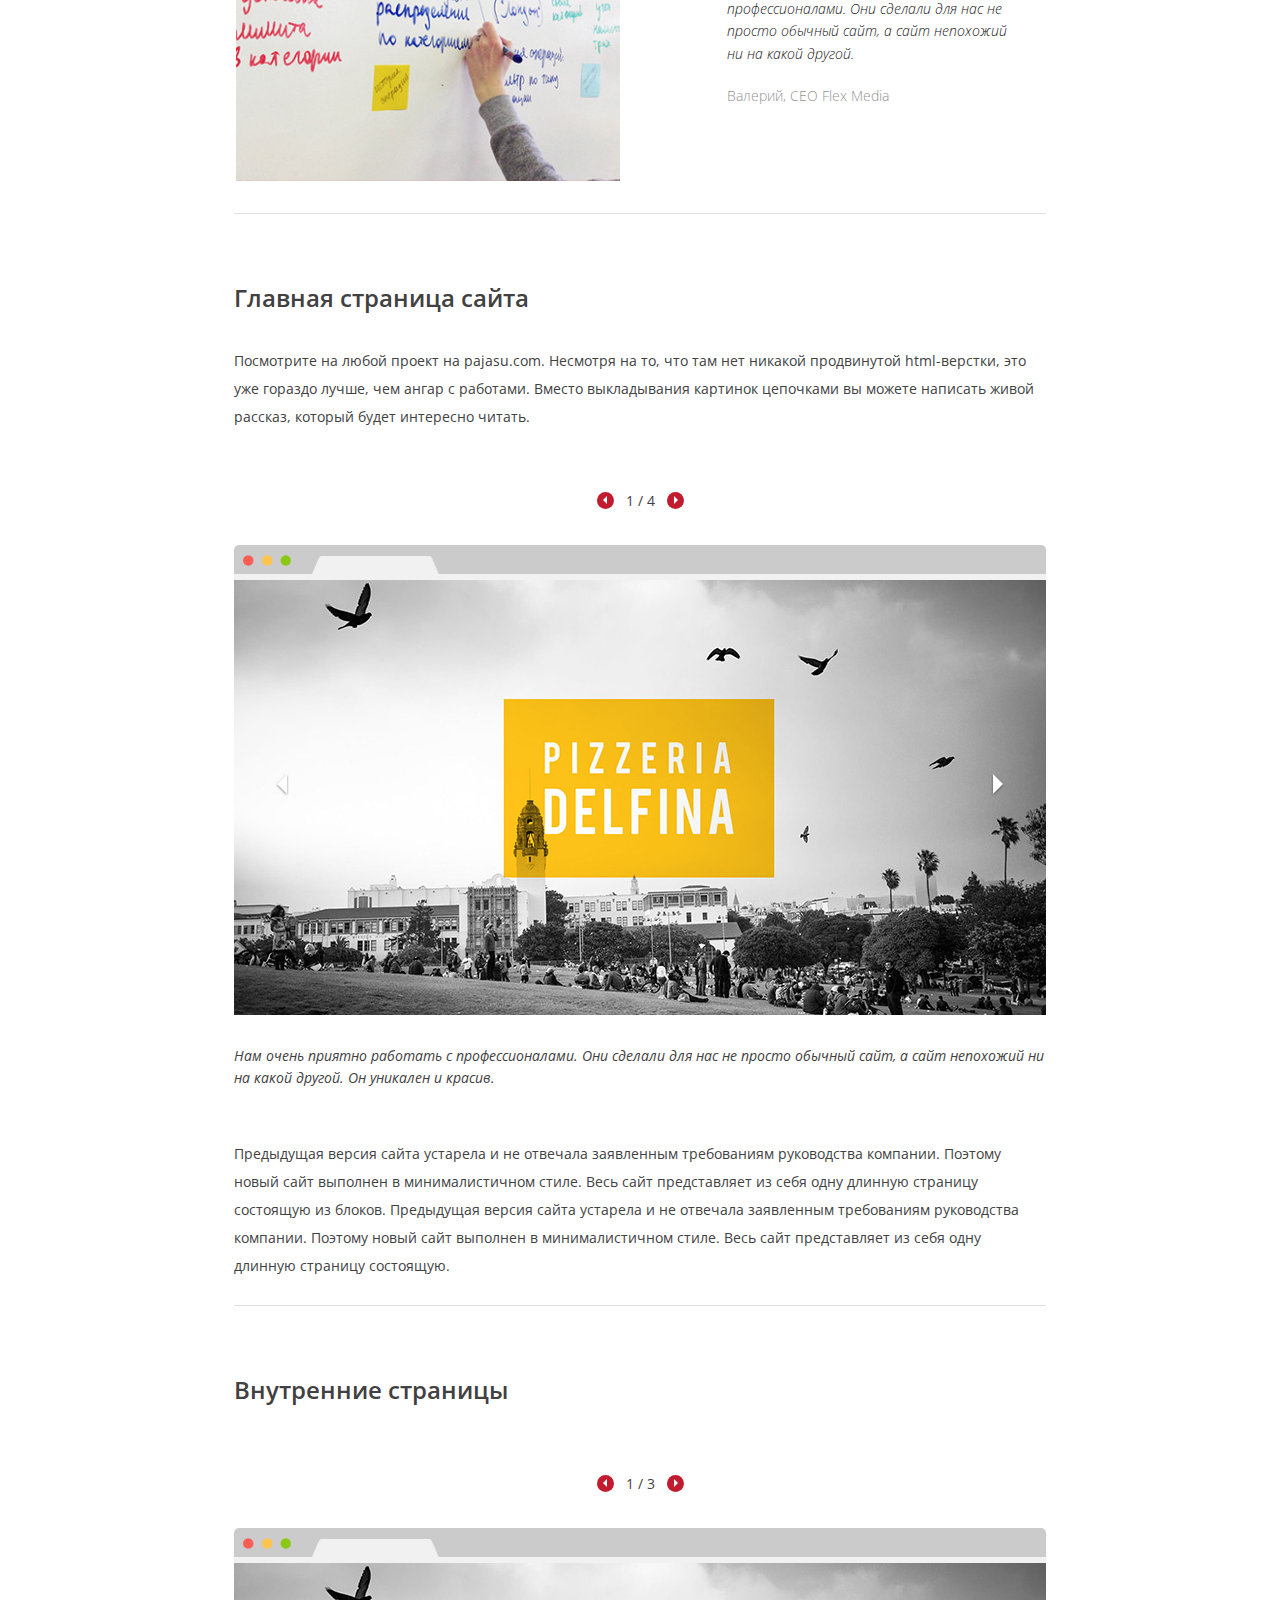
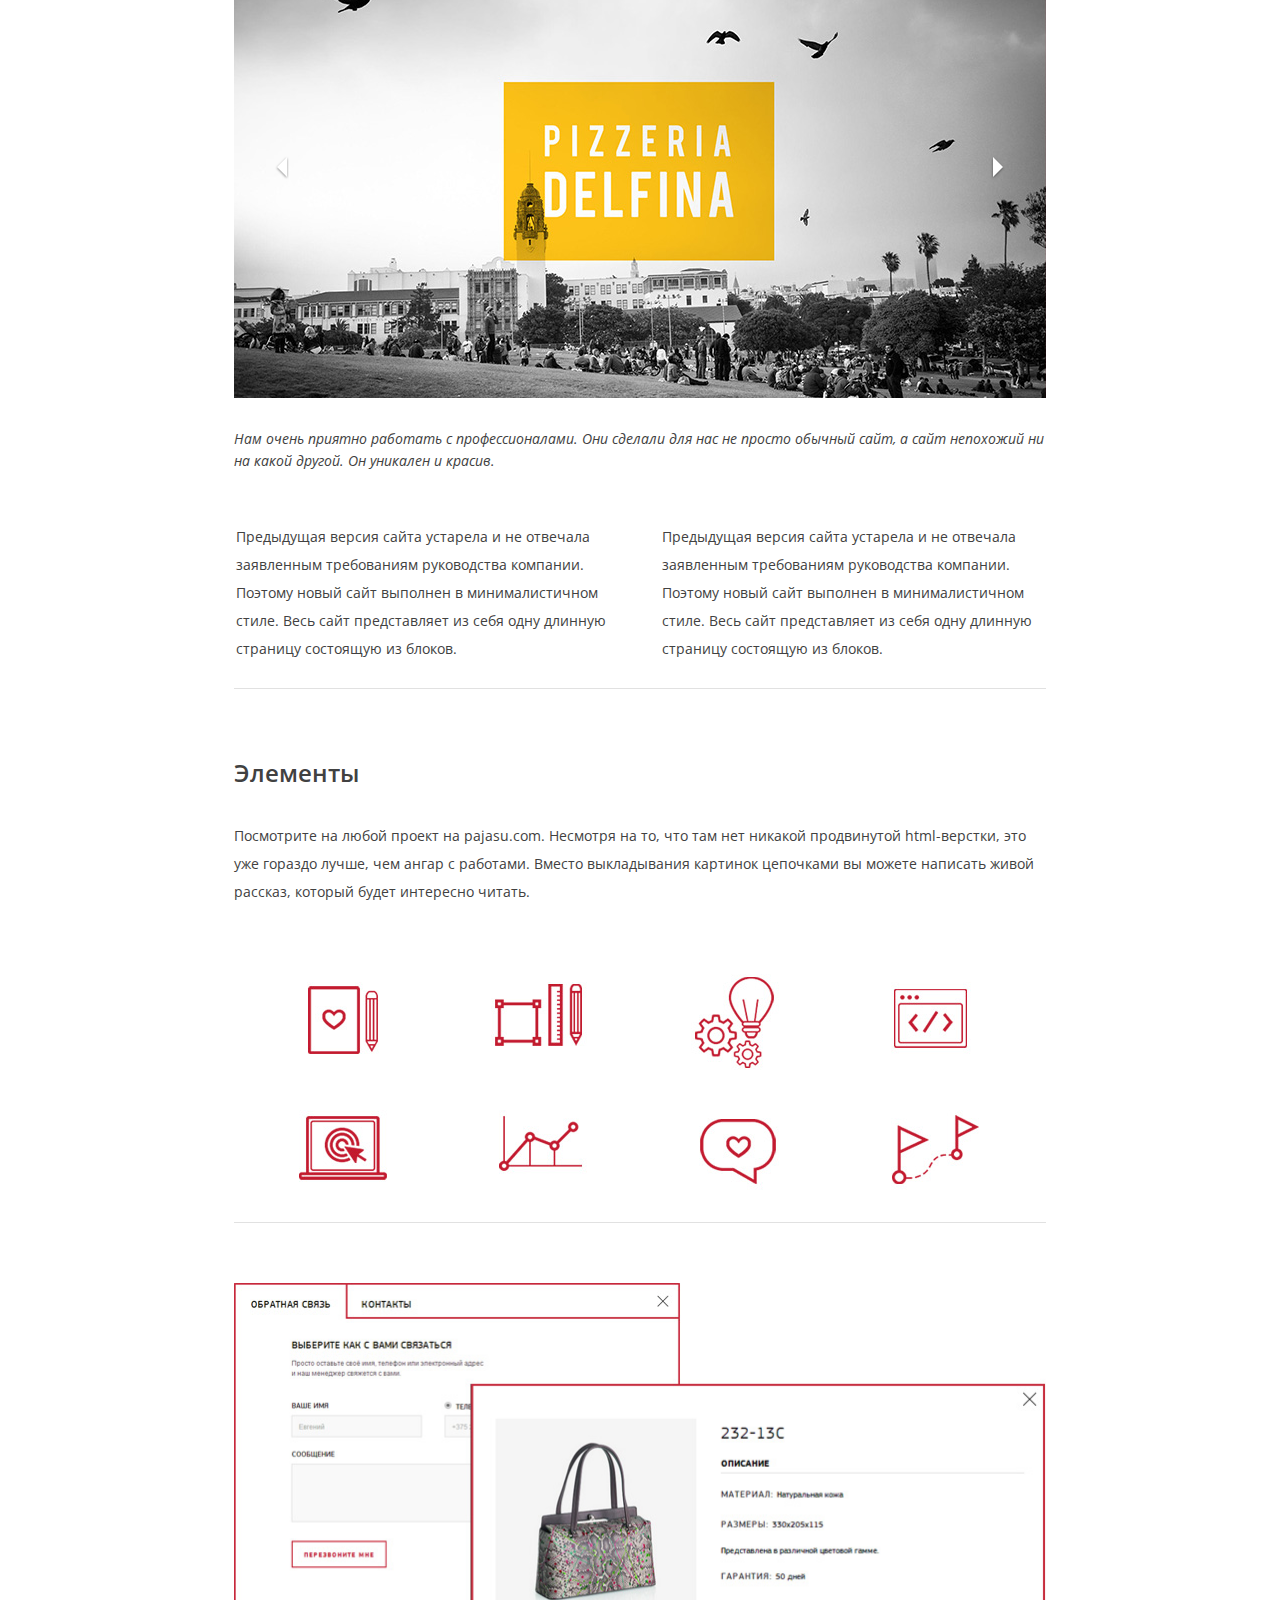
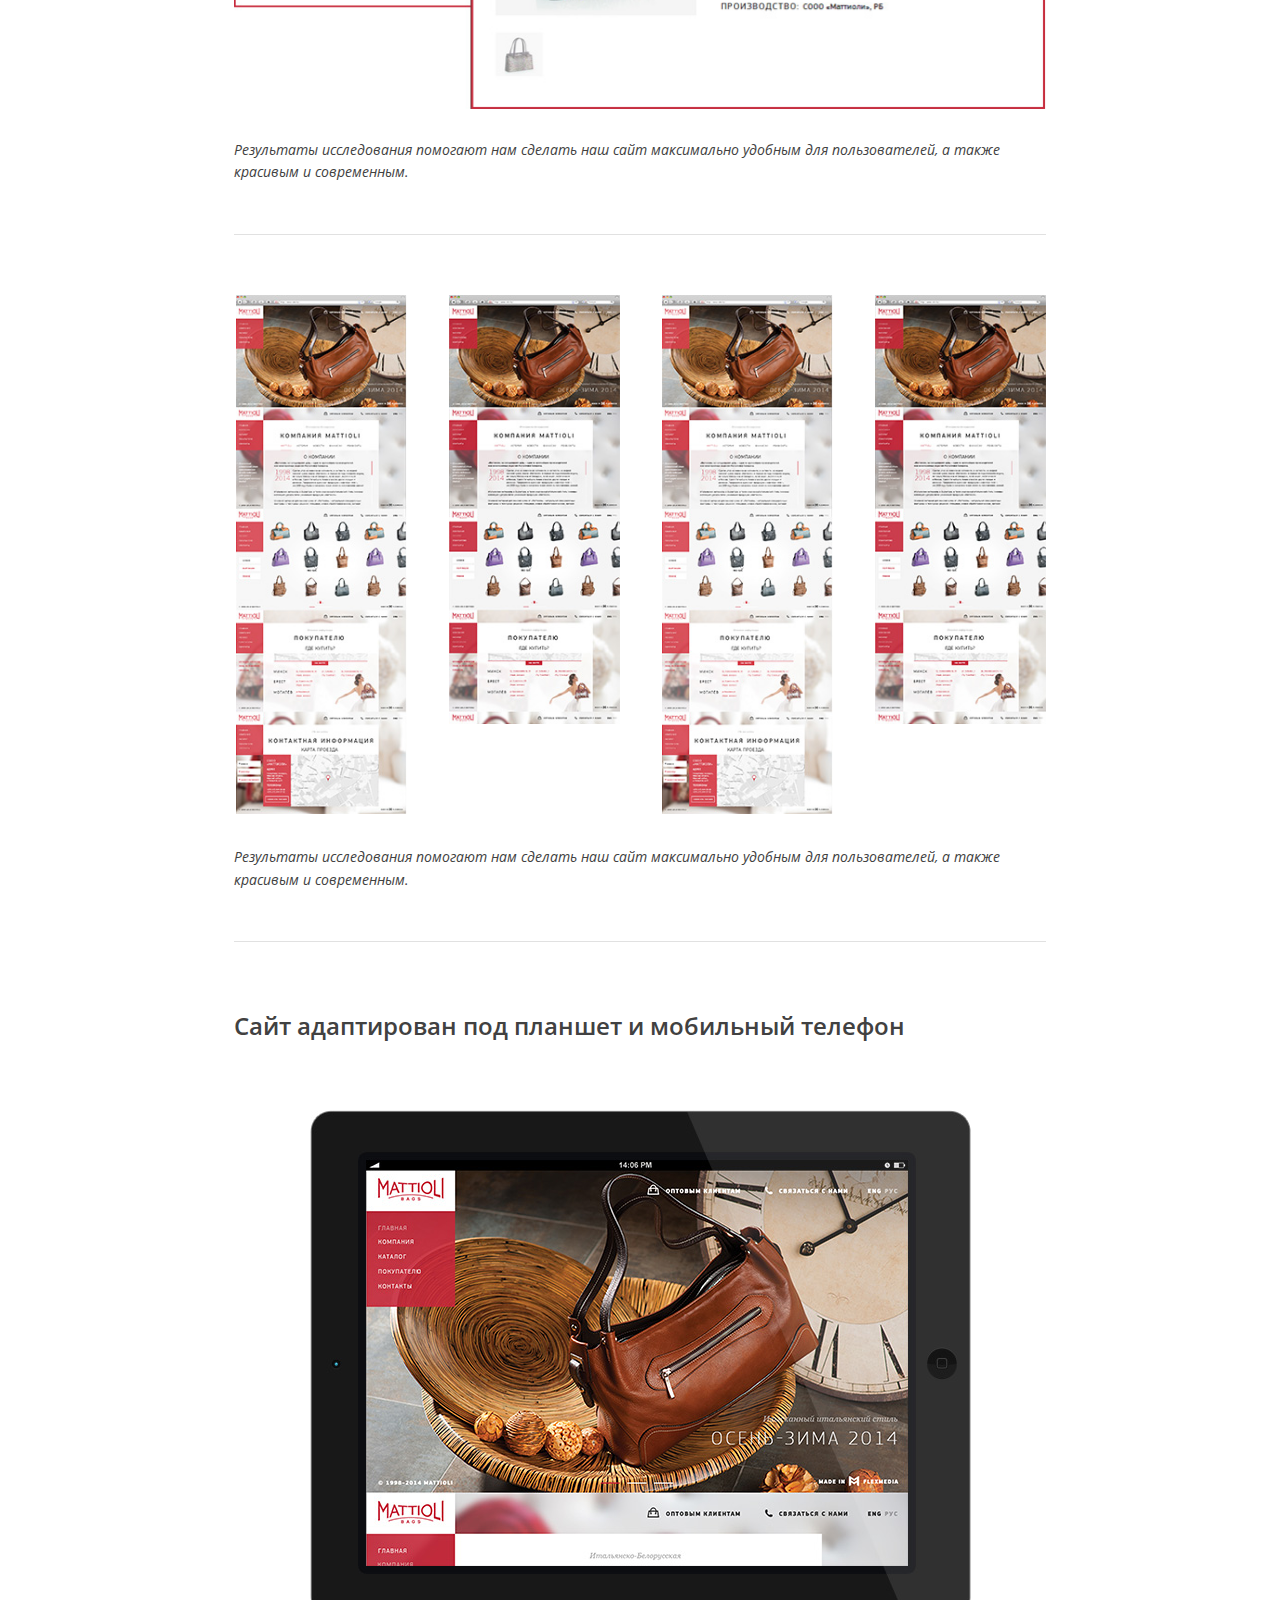
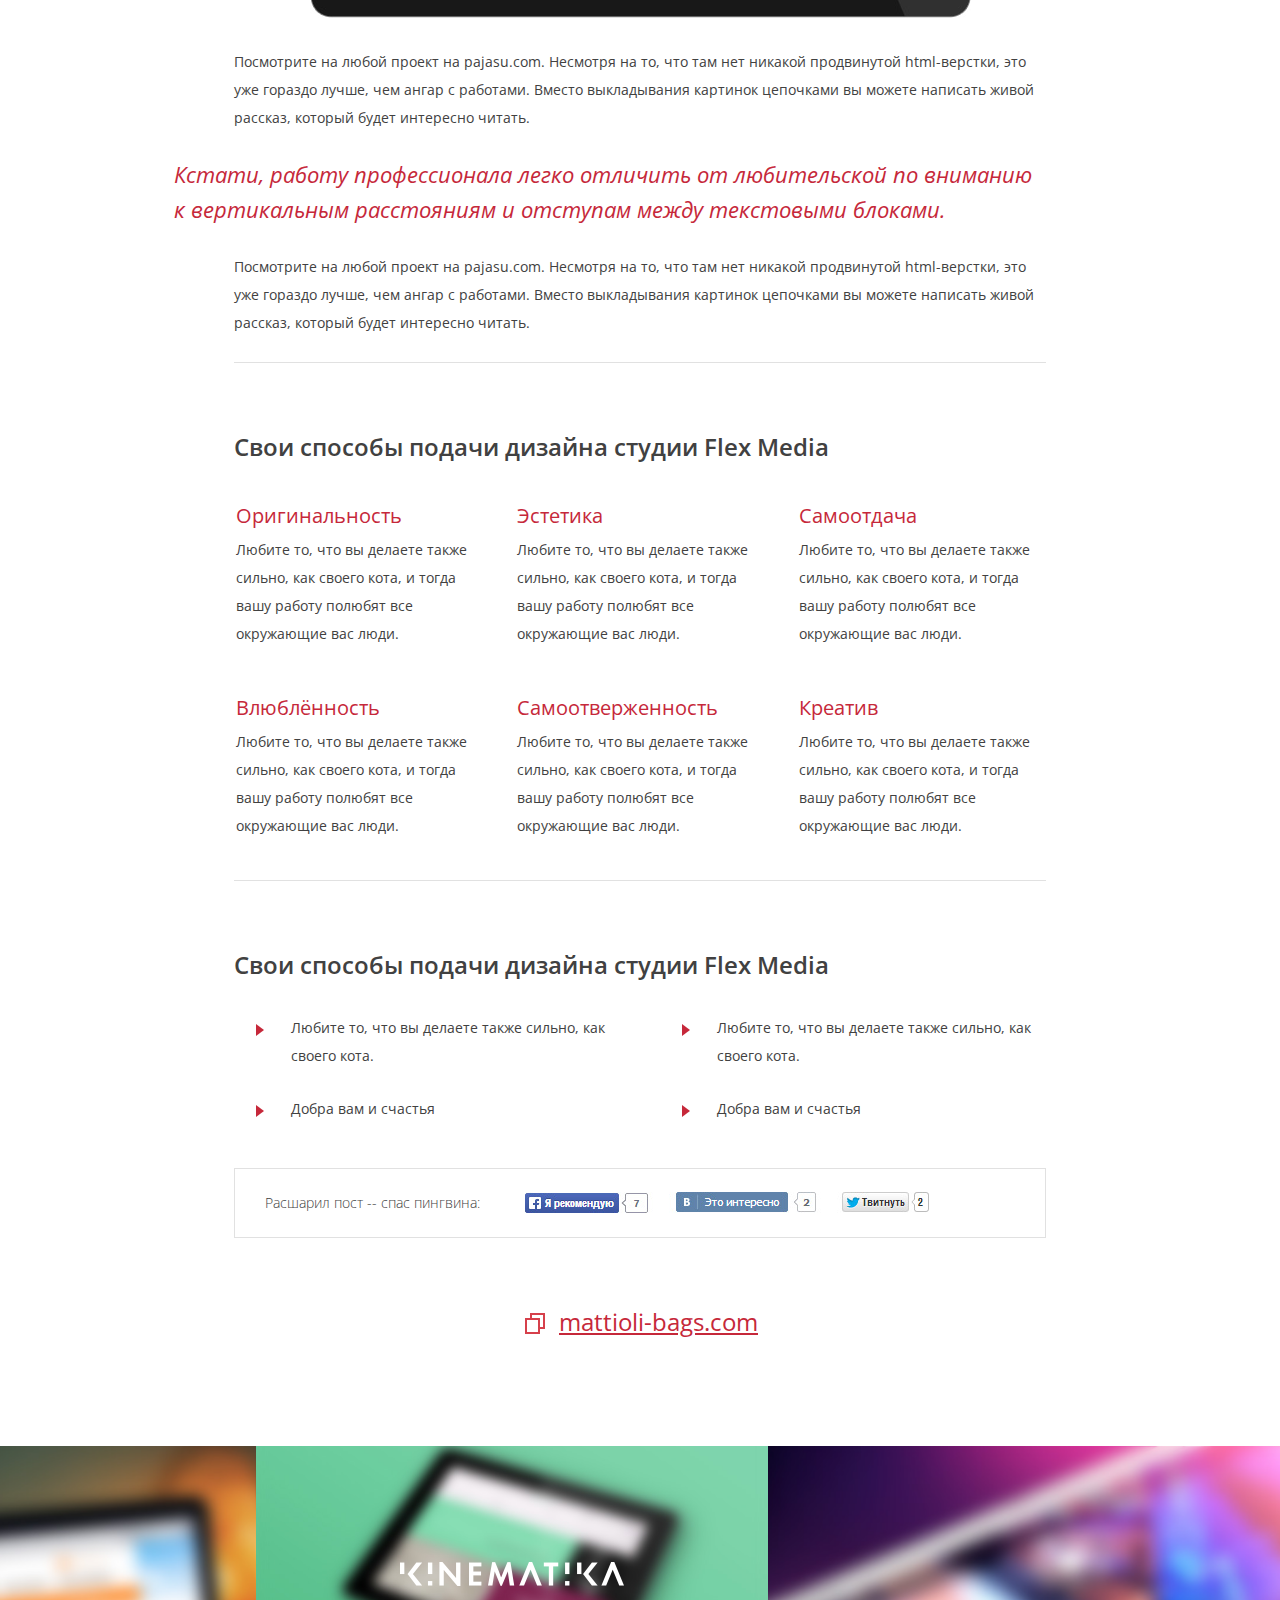
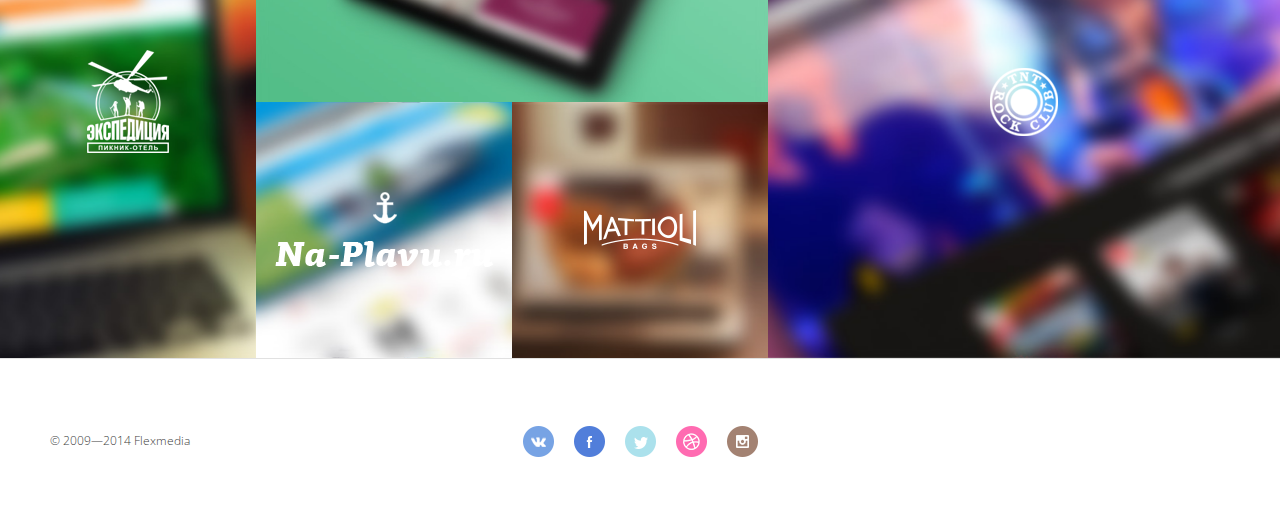
<file: portfolio_inner.html>
<!doctype html>
<html>
<head>
	<meta charset="utf-8">
	<title>blog inner</title>
	<meta name="format-detection" content="telephone=no">
	<meta name="viewport" content="initial-scale=1"/>
	<link rel="stylesheet" media="screen" href="css/component.css" >
	<link rel="stylesheet" media="screen" href="css/slick.css" >
	<link rel="stylesheet" media="screen" href="css/dropzone.css" >
	<link rel="stylesheet" media="screen" href="css/screen.css" >
	<link href='http://fonts.googleapis.com/css?family=Open+Sans:400,300,700&subset=latin,cyrillic' rel='stylesheet' type='text/css'>
	<script src="js/lib/jquery.js"></script>
	<script src="js/lib/modernizr.custom.js"></script>
	<script src="js/lib/jquery-ui.min.js"></script>
	<script src="js/lib/jquery.ui.touch-punch.js"></script>
	<script src="js/lib/snap.svg-min.js"></script>
	<script src="js/lib/classie.js"></script>
	<script src="js/lib/jquery.touchSwipe.min.js"></script>
	<script src="js/lib/svgLoader.js"></script>
	<script src="js/lib/progressButton.js"></script>
	<script src="js/lib/slick.min.js"></script>
	<script src="js/lib/dropzone.min.js"></script>
	<script src="js/common.js"></script>
	<!--[if IE]><script src="js/lib/html5shiv.js"></script><![endif]-->
</head>
<body>
<div class="pagewrap l-vinous" id="pagewrap">
<a href="#" class="menu-btn" rel="internal"></a>
<div class="wrapper">
	<!-- BEGIN wrap header -->
	<div class="wrap-header">
		<div class="wrap-header__in">
			<!-- header -->
			<div class="header header_portfolio">
				<span class="header__close js-close-sidebar"></span>
				<h1 class="logo"><a href="index.html"></a></h1>
				<div class="header__tools">
					<a href="tel:+375 17 306-52-42" class="header__phone">+375 17 306-52-42</a>
					<div class="like">
						<a href="#" class="js-like-btn" rel="internal"></a>
					</div>
				</div>
				<nav class="menu">
					<ul>
						<li><a href="portfolio.html">портфолио</a></li>
						<li><a href="services.html">Услуги</a></li>
						<li><a href="#">компания</a></li>
						<li><a href="#">блог</a></li>
						<li><a href="#">Контакты</a></li>
						<li><a href="#"><strong>Заказать</strong></a></li>
					</ul>
				</nav>
			</div>
		</div>
	</div>
	<!-- END wrap header -->
	<!-- BEGIN wrap in -->
	<div class="wrap-in">
		<div class="wrap-in__container">
			<!-- BEGIN topper -->
			<section class="topper topper_portfolio">
				<div class="topper__overlay" id="spotlight"></div>
				<a href="#" class="logo-big">flex media</a>
				<div class="topper__logo">
					<img src="img/mattioli-logo-big.png" alt="">
				</div>
				<h2 class="h2">Корпоративный сайт итальянско-белорусского<br> производителя кожгалантереи</h2>
				<div class="topper__link">
					<a href="#">mattioli-bags.com</a>
				</div>
			</section>
			<!-- END topper -->
			<!-- BEGIN article -->
			<section class="article article_portfolio">
				<div class="article__quote">
					<h3>Этапы работы по разработке сайта для компании “ Mattioli”</h3>
					<p>Задача: разработать уникальный и простой сайт для известной итальянско-белорусской компании по производству кожгалантерейных изделий “Mattioli”- ведущей марки в Беларуси.</p>
				</div>
				<div class="person">
					<div class="person__img">
						<img src="img/avatar.png" alt="">
					</div>
					<div class="person__content">
						<p>Наши заказчики на сегодняшний день являются одими из крупнейших производителей кожгалантерейных изделий Республики Беларусь. Мы хотим сделать для них офигенный сайт, чтобы все конкуренты сказали : “Вау! Это клёво!”</p>
						<span>Евгений, арт-директор “Флекс Медиа”</span>
					</div>
				</div>
				<div class="article__block">
					<h3>Процесс работы над дизайном</h3>
					<p>Мы любим решать задачи. Чем сложнее- тем нам интереснее! Процесс работы над дизайном состоял из изучения рынка потребителей. Самыми распространёнными покупателями продукции фирмы “Маттиоли”, как ни странно, являются женщины.</p>
					<ul class="article__cols">
						<li>
							<img src="img/pict11.jpg" alt="">
						</li>
						<li>
							<p>Мы составили целый ряд макетов для создания удобного и простого каталога , который будет иметь незамысловатый дизайн в стиле минимализм. Самая необходимая информация в котором, будет появлятся при наведении на продукцию.</p>
							<div class="quote quote_mod">
								<div class="quote__text">Нам очень приятно работать с профессионалами. Они сделали для нас не просто обычный сайт, а сайт непохожий ни на какой другой. </div>
								<div class="quote__author">
									<span>Валерий, CEO Flex Media</span>
								</div>
							</div>
						</li>
					</ul>
				</div>
				<div class="article__block">
					<h3>Главная страница сайта</h3>
					<p>Посмотрите на любой проект на pajasu.com. Несмотря на то, что там нет никакой продвинутой html-верстки, это уже гораздо лучше, чем ангар с работами. Вместо выкладывания картинок цепочками вы можете написать живой рассказ, который будет интересно читать.</p>
					<div class="gallery js-gallery-2">
						<div class="gallery__controls">
							<a href="#" class="gallery__prev" rel="internal">1</a>
							<div class="gallery__pager">
								<span class="gallery__index"></span>
								<span>/</span>
								<span class="gallery__total"></span>
							</div>
							<span class="gallery__index"></span>
							<a href="#" class="gallery__next" rel="internal">2</a>
						</div>
						<div class="browser">
							<img src="img/browser.png" alt="">
						</div>
						<div class="js-gallery2">
							<div>
								<img src="img/pict10.jpg" alt="">
							</div>
							<div>
								<img src="img/pict9.jpg" alt="">
							</div>
							<div>
								<img src="img/pict8.jpg" alt="">
							</div>
							<div>
								<img src="img/pict8.jpg" alt="">
							</div>
						</div>
					</div>
					<div class="hint">Нам очень приятно работать с профессионалами. Они сделали для нас не просто обычный сайт, а сайт непохожий ни на какой другой. Он уникален и красив.</div>
					<p>Предыдущая версия сайта устарела и не отвечала заявленным требованиям руководства компании. Поэтому новый сайт выполнен в минималистичном стиле. Весь сайт представляет из себя одну длинную страницу состоящую из блоков. Предыдущая версия сайта устарела и не отвечала заявленным требованиям руководства компании. Поэтому новый сайт выполнен в минималистичном стиле. Весь сайт представляет из себя одну длинную страницу состоящую.</p>
				</div>
				<div class="article__block">
					<h3>Внутренние страницы</h3>
					<div class="gallery js-gallery-3">
						<div class="gallery__controls">
							<a href="#" class="gallery__prev" rel="internal">1</a>
							<div class="gallery__pager">
								<span class="gallery__index"></span>
								<span>/</span>
								<span class="gallery__total"></span>
							</div>
							<span class="gallery__index"></span>
							<a href="#" class="gallery__next" rel="internal">2</a>
						</div>
						<div class="browser">
							<img src="img/browser.png" alt="">
						</div>
						<div class="js-gallery3">
							<div>
								<img src="img/pict10.jpg" height="300" alt="">
							</div>
							<div>
								<img src="img/pict9.jpg" alt="">
							</div>
							<div>
								<img src="img/pict8.jpg" alt="">
							</div>
						</div>
					</div>
					<div class="hint">Нам очень приятно работать с профессионалами. Они сделали для нас не просто обычный сайт, а сайт непохожий ни на какой другой. Он уникален и красив.</div>
					<ul class="article__cols">
						<li>
							<p>Предыдущая версия сайта устарела и не отвечала заявленным требованиям руководства компании. Поэтому новый сайт выполнен в минималистичном стиле. Весь сайт представляет из себя одну длинную страницу состоящую из блоков.</p>
						</li>
						<li>
							<p>Предыдущая версия сайта устарела и не отвечала заявленным требованиям руководства компании. Поэтому новый сайт выполнен в минималистичном стиле. Весь сайт представляет из себя одну длинную страницу состоящую из блоков.</p>
						</li>
					</ul>
				</div>
				<div class="article__block">
					<h3>Элементы</h3>
					<p>Посмотрите на любой проект на pajasu.com. Несмотря на то, что там нет никакой продвинутой html-верстки, это уже гораздо лучше, чем ангар с работами. Вместо выкладывания картинок цепочками вы можете написать живой рассказ, который будет интересно читать.</p>
					<img src="img/icons-img.jpg" alt="">
					<!-- <ul class="story">
						<li>
							<img src="img/icon1.png" alt="">
						</li>
						<li>
							<img src="img/icon2.png" alt="">
						</li>
						<li>
							<img src="img/icon3.png" alt="">
						</li>
						<li>
							<img src="img/icon4.png" alt="">
						</li>
						<li>
							<img src="img/icon5.png" alt="">
						</li>
						<li>
							<img src="img/icon6.png" alt="">
						</li>
						<li>
							<img src="img/icon7.png" alt="">
						</li>
						<li>
							<img src="img/icon8.png" alt="">
						</li>
					</ul> -->
				</div>
				<div class="article__block">
					<img src="img/pict12.jpg" alt="">
					<div class="hint">Результаты исследования помогают нам сделать наш сайт максимально удобным для пользователей, а также красивым и современным.</div>
				</div>
				<div class="article__block">
					
					<ul class="article__cols article__cols_mod">
						<li>
							<img src="img/pict13.jpg" alt="">
						</li>
						<li>
							<img src="img/pict14.jpg" alt="">
						</li>
						<li>
							<img src="img/pict13.jpg" alt="">
						</li>
						<li>
							<img src="img/pict14.jpg" alt="">
						</li>
					</ul>
					<div class="hint">Результаты исследования помогают нам сделать наш сайт максимально удобным для пользователей, а также красивым и современным.</div>
				</div>
				<div class="article__block">
					<h3 class="h3">Сайт адаптирован под планшет и мобильный телефон</h3>
					<img src="img/darkipad.jpg" alt="">
					<p>Посмотрите на любой проект на pajasu.com. Несмотря на то, что там нет никакой продвинутой html-верстки, это уже гораздо лучше, чем ангар с работами. Вместо выкладывания картинок цепочками вы можете написать живой рассказ, который будет интересно читать.</p>
					<p><strong>Кстати, работу профессионала легко отличить от любительской по вниманию к вертикальным расстояниям и отступам между текстовыми блоками.</strong></p>
					<p>Посмотрите на любой проект на pajasu.com. Несмотря на то, что там нет никакой продвинутой html-верстки, это уже гораздо лучше, чем ангар с работами. Вместо выкладывания картинок цепочками вы можете написать живой рассказ, который будет интересно читать.</p>
				</div>
				<div class="article__block">
					<h3>Свои способы подачи дизайна студии Flex Media</h3>
					<ul class="list">
						<li>
							<span>Оригинальность</span>
							<p>Любите то, что вы делаете также сильно, как своего кота, и тогда вашу работу полюбят все окружающие вас люди.</p>
						</li>
						<li>
							<span>Эстетика</span>
							<p>Любите то, что вы делаете также сильно, как своего кота, и тогда вашу работу полюбят все окружающие вас люди.</p>
						</li>
						<li>
							<span>Самоотдача</span>
							<p>Любите то, что вы делаете также сильно, как своего кота, и тогда вашу работу полюбят все окружающие вас люди.</p>
						</li>
						<li>
							<span>Влюблённость</span>
							<p>Любите то, что вы делаете также сильно, как своего кота, и тогда вашу работу полюбят все окружающие вас люди.</p>
						</li>
						<li>
							<span>Самоотверженность</span>
							<p>Любите то, что вы делаете также сильно, как своего кота, и тогда вашу работу полюбят все окружающие вас люди.</p>
						</li>
						<li>
							<span>Креатив</span>
							<p>Любите то, что вы делаете также сильно, как своего кота, и тогда вашу работу полюбят все окружающие вас люди.</p>
						</li>
					</ul>
				</div>
				<div class="article__block is-last">
					<h3>Свои способы подачи дизайна студии Flex Media</h3>
					<ul class="list list_mod">
						<li><p>Любите то, что вы делаете также сильно, как своего кота.</p></li>
						<li><p>Любите то, что вы делаете также сильно, как своего кота.</p></li>
						<li><p>Добра вам и счастья</p></li>
						<li><p>Добра вам и счастья</p></li>
					</ul>
					<div class="article__share">
						<span>Расшарил пост -- спас пингвина:</span>
						<div class="article__socials">
							<img src="img/socials.jpg" alt="" style="margin: 0;">
						</div>
					</div>
					<div class="bottom-link">
						<a href="#">mattioli-bags.com</a>
					</div>
				</div>
			</section>
			<!-- END article -->
			<div class="box-wrap">
				<div class="box-wrap__col wide first">
					<!-- BEGIN box -->
					<div class="box box_w">
						<a href="#" class="m-works">
							<div class="m-works__img" style="background-image: url(img/pict8.jpg);"></div>
							<div class="m-works__img-blur" style="background-image: url(img/pict8-blur.jpg);"></div>
							<div class="m-works__logo">
								<img src="img/kinematika-logo.png" alt="">
							</div>
						</a>
					</div>
					<!-- END box -->
					<!-- BEGIN box -->
					<div class="box box_small">
						<a href="#" class="m-works">
							<div class="m-works__img" style="background-image: url(img/pict2.jpg);"></div>
							<div class="m-works__img-blur" style="background-image: url(img/pict2-blur.jpg);"></div>
							<div class="m-works__logo">
								<img src="img/naplavu-logo.png" alt="">
							</div>
						</a>
					</div>
					<!-- END box -->
					<!-- BEGIN box -->
					<div class="box box_small">
						<a href="#" class="m-works">
							<div class="m-works__img" style="background-image: url(img/pict3.jpg);"></div>
							<div class="m-works__img-blur" style="background-image: url(img/pict3-blur.jpg);"></div>
							<div class="m-works__logo">
								<img src="img/mattioli-logo.png" alt="">
							</div>
						</a>
					</div>
					<!-- END box -->
				</div>
				<div class="box-wrap__col second">
					<div class="box box_high">
						<a href="#" class="m-works">
							<div class="m-works__img" style="background-image: url(img/pict1.jpg);"></div>
							<div class="m-works__img-blur" style="background-image: url(img/pict1-blur.jpg);"></div>
							<div class="m-works__logo">
								<img src="img/expedition-logo.png" alt="">
							</div>
						</a>
					</div>
				</div>
				<div class="box-wrap__col wide wide_resp">
					<div class="box box_big">
						<a href="#" class="m-works">
							<div class="m-works__img" style="background-image: url(img/pict4.jpg);"></div>
							<div class="m-works__img-blur" style="background-image: url(img/pict4-blur.jpg);"></div>
							<div class="m-works__logo">
								<img src="img/tnt-logo.png" alt="">
							</div>
						</a>
					</div>
				</div>
			</div>
			<!-- BEGIN article-nav -->
			<div class="article-nav">
				<ul>
					<li><a href="#" class="article-nav__close"></a></li>
					<li><a href="#" class="article-nav__next"></a></li>
					<li><a href="#" class="article-nav__prev"></a></li>
				</ul>
			</div>
			<!-- END article-nav -->
			<!-- BEGIN footer -->
			<footer class="footer footer_inner">
				<div class="footer__copyrights">© 2009—2014 Flexmedia</div>
				<ul class="footer__socials">
				<li><a href="#" class="vk"><i></i></a></li>
				<li><a href="#" class="fb"><i></i></a></li>
				<li><a href="#" class="tw"><i></i></a></li>
				<li><a href="#" class="dribble"><i></i></a></li>
				<li><a href="#" class="instagram"><i></i></a></li>
				</ul>
				<a href="#" class="btn btn_up js-scroll-up" rel="internal">наверх</a>
			</footer>
			<!-- END footer -->
		</div>
	</div>
	<!-- END wrap in -->
</div>
<!-- BEGIN popup -->
<div class="popup-wrap js-popup">
	<div class="popup">
		<ul class="share">
			<li><a href="#" class="share__vk">10</a></li>
			<li><a href="#" class="share__fb">100</a></li>
			<li><a href="#" class="share__tw">1000</a></li>
		</ul>
	</div>
</div>
<!-- END popup -->
<div id="loader" class="pageload-overlay" data-opening="M20,15 50,30 50,30 30,30 Z;M0,0 80,0 50,30 20,45 Z;M0,0 80,0 60,45 0,60 Z;M0,0 80,0 80,60 0,60 Z" data-closing="M0,0 80,0 60,45 0,60 Z;M0,0 80,0 50,30 20,45 Z;M20,15 50,30 50,30 30,30 Z;M30,30 50,30 50,30 30,30 Z">
	<svg xmlns="http://www.w3.org/2000/svg" width="100%" height="100%" viewBox="0 0 80 60" preserveAspectRatio="none">
		<path d="M30,30 50,30 50,30 30,30 Z"/>
	</svg>
</div><!-- /pageload-overlay -->
<div class="fakeoverlay" style="position:fixed;top:0;bottom:0;right:0;left:0;z-index:10000;background: rgba(255,255,255,1);"></div>
</div>

<script>
	(function() {
		var loader = new SVGLoader( document.getElementById( 'loader' ), { speedIn : 10, speedOut: 100 } );
		loader.show();
		setTimeout( function() {
				$('.fakeoverlay').hide();
				loader.hide();
			}, 400 );

	})();
</script>
</body>
</html>
</file>
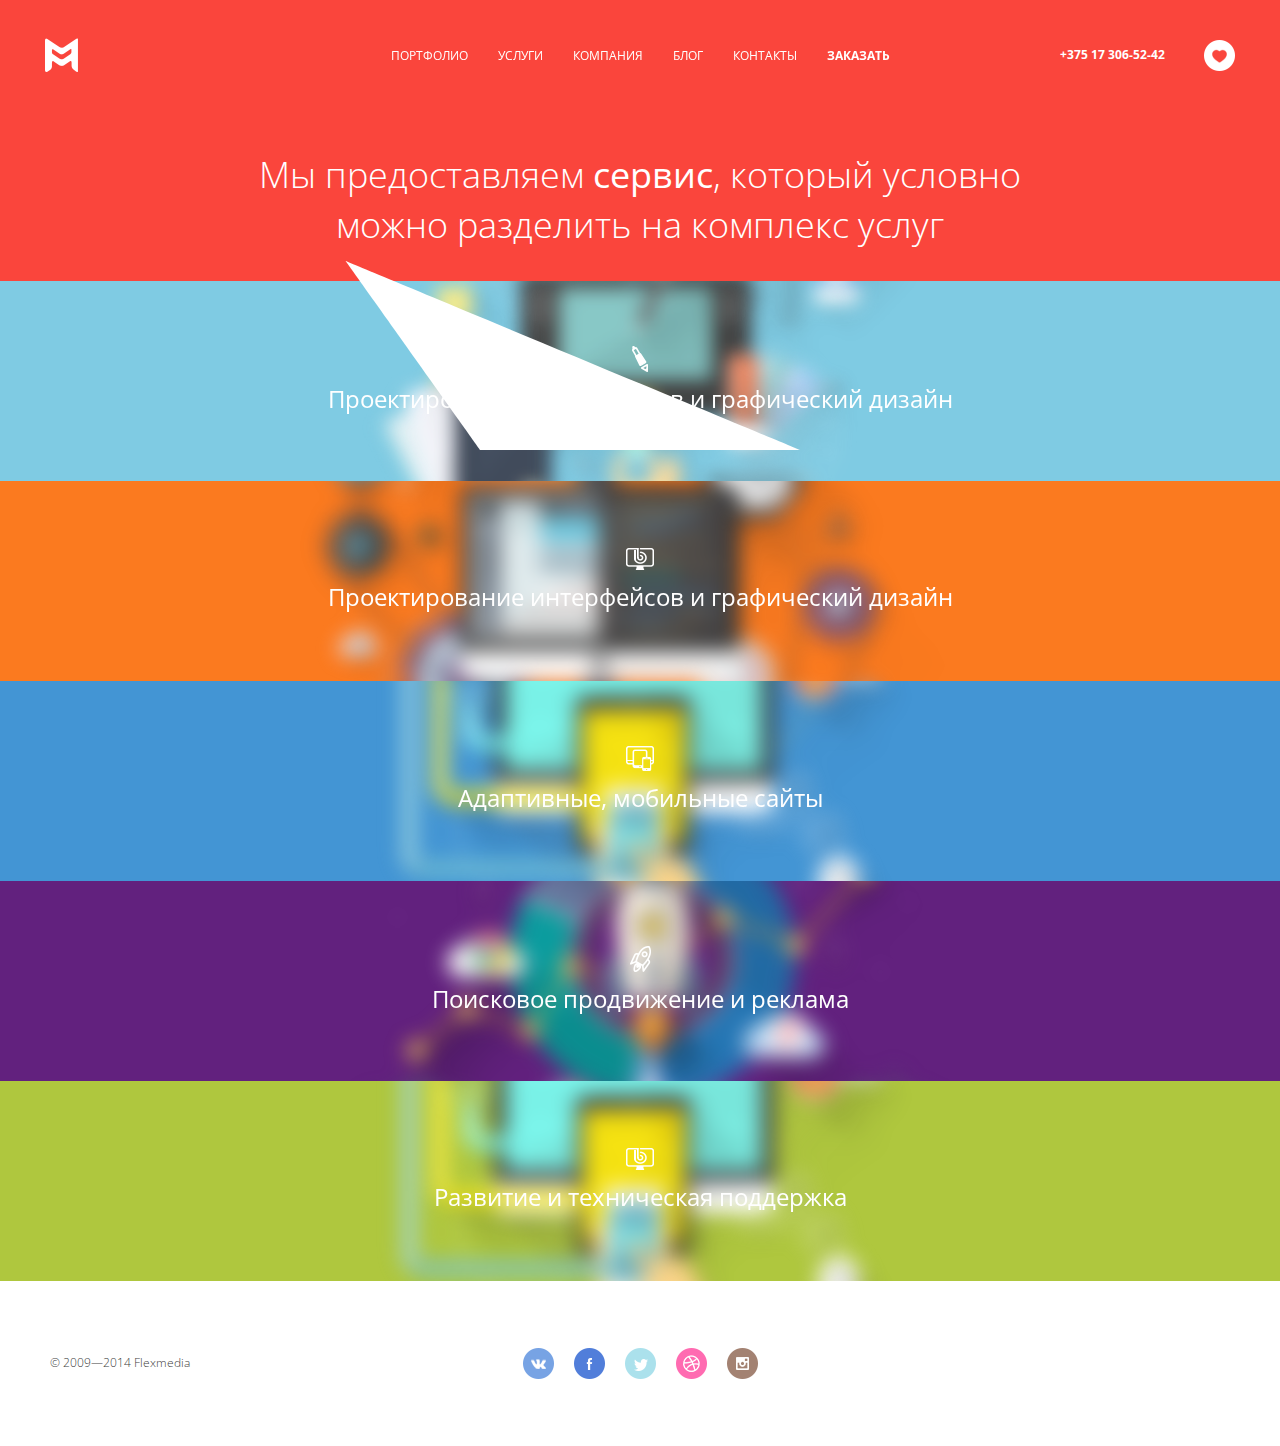
<file: services.html>
<!doctype html>
<html>
<head>
	<meta charset="utf-8">
	<title>blog inner</title>
	<meta name="format-detection" content="telephone=no">
	<meta name="viewport" content="initial-scale=1"/>
	<link rel="stylesheet" media="screen" href="css/component.css" >
	<link rel="stylesheet" media="screen" href="css/slick.css" >
	<link rel="stylesheet" media="screen" href="css/dropzone.css" >
	<link rel="stylesheet" media="screen" href="css/screen.css" >
	<link href='http://fonts.googleapis.com/css?family=Open+Sans:400,300,700&subset=latin,cyrillic' rel='stylesheet' type='text/css'>
	<script src="js/lib/jquery.js"></script>
	<script src="js/lib/modernizr.custom.js"></script>
	<script src="js/lib/jquery-ui.min.js"></script>
	<script src="js/lib/jquery.ui.touch-punch.js"></script>
	<script src="js/lib/snap.svg-min.js"></script>
	<script src="js/lib/classie.js"></script>
	<script src="js/lib/jquery.touchSwipe.min.js"></script>
	<script src="js/lib/svgLoader.js"></script>
	<script src="js/lib/progressButton.js"></script>
	<script src="js/lib/slick.min.js"></script>
	<script src="js/lib/dropzone.min.js"></script>
	<script src="js/common.js"></script>
	<!--[if IE]><script src="js/lib/html5shiv.js"></script><![endif]-->
</head>
<body>
<div class="pagewrap" id="pagewrap">
<a href="#" class="menu-btn" rel="internal"></a>
<div class="wrapper">
	<!-- BEGIN wrap header -->
	<div class="wrap-header">
		<div class="wrap-header__in">
			<!-- header -->
			<div class="header">
				<span class="header__close js-close-sidebar"></span>
				<h1 class="logo"><a href="index.html"></a></h1>
				<div class="header__tools">
					<a href="tel:+375 17 306-52-42" class="header__phone">+375 17 306-52-42</a>
					<div class="like">
						<a href="#" class="js-like-btn" rel="internal"></a>
					</div>
				</div>
				<nav class="menu">
					<ul>
						<li><a href="portfolio.html">портфолио</a></li>
						<li><a href="services.html">Услуги</a></li>
						<li><a href="#">компания</a></li>
						<li><a href="#">блог</a></li>
						<li><a href="#">Контакты</a></li>
						<li><a href="#"><strong>Заказать</strong></a></li>
					</ul>
				</nav>
			</div>
		</div>
	</div>
	<!-- END wrap header -->
	<!-- BEGIN wrap in -->
	<div class="wrap-in">
		<div class="wrap-in__container">
			<!-- BEGIN topper -->
			<section class="topper">
				<div class="portfolio">
					<a href="#" class="logo-big">flex media</a>
					<h2 class="h2">Мы предоставляем <span>сервис</span>, который условно<br> можно разделить на комплекс услуг </h2>
				</div>
			</section>
			<!-- END topper -->
			<!-- BEGIN nav -->
			<section class="services">
				<ul>
					<li>
						<a href="#" class="services__link">
							<div class="services__bg">
								<div class="services__blur" style="background: #7fcbe3 url(img/serv1-blur.png) 50% 50% no-repeat;"></div>
								<div class="services__img" style="background: #7fcbe3 url(img/serv1.png) 50% 50% no-repeat;"></div>
							</div>
							<div class="services__logo">
								<div class="services__inner">
									<i class="design-logo"></i>
									<p>Проектирование интерфейсов и графический дизайн</p>
								</div>
							</div>
						</a>
					</li>
					<li>
						<a href="#" class="services__link">
							<div class="services__bg">
								<div class="services__blur" style="background: #fb7a1f url(img/serv2-blur.png) 50% 50% no-repeat;"></div>
								<div class="services__img" style="background: #fb7a1f url(img/serv2.png) 50% 50% no-repeat;"></div>
							</div>
							<div class="services__logo">
								<div class="services__inner">
									<i class="technic-logo"></i>
									<p>Проектирование интерфейсов и графический дизайн</p>
								</div>
							</div>
						</a>
					</li>
					<li>
						<a href="#" class="services__link">
							<div class="services__bg">
								<div class="services__blur" style="background: #4395d4 url(img/serv3-blur.png) 50% 50% no-repeat;"></div>
								<div class="services__img" style="background: #4395d4 url(img/serv3.png) 50% 50% no-repeat;"></div>
							</div>
							<div class="services__logo">
								<div class="services__inner">
									<i class="responsive-logo"></i>
									<p>Адаптивные, мобильные сайты</p>
								</div>
							</div>
						</a>
					</li>
					<li>
						<a href="#" class="services__link">
							<div class="services__bg">
								<div class="services__blur" style="background: #62217e url(img/serv4-blur.png) 50% 50% no-repeat;"></div>
								<div class="services__img" style="background: #62217e url(img/serv4.png) 50% 50% no-repeat;"></div>
							</div>
							<div class="services__logo">
								<div class="services__inner">
									<i class="rocket-logo"></i>
									<p>Поисковое продвижение и реклама</p>
								</div>
							</div>
						</a>
					</li>
					<li>
						<a href="#" class="services__link">
							<div class="services__bg">
								<div class="services__blur" style="background: #afc73e url(img/serv5-blur.png) 50% 50% no-repeat;"></div>
								<div class="services__img" style="background: #afc73e url(img/serv5.png) 50% 50% no-repeat;"></div>
							</div>
							<div class="services__logo">
								<div class="services__inner">
									<i class="support-logo"></i>
									<p>Развитие и техническая поддержка</p>
								</div>
							</div>
						</a>
					</li>
				</ul>
			</section>
			<!-- END nav -->
			<!-- BEGIN footer -->
			<footer class="footer">
				<div class="footer__copyrights">© 2009—2014 Flexmedia</div>
				<ul class="footer__socials">
				<li><a href="#" class="vk"><i></i></a></li>
				<li><a href="#" class="fb"><i></i></a></li>
				<li><a href="#" class="tw"><i></i></a></li>
				<li><a href="#" class="dribble"><i></i></a></li>
				<li><a href="#" class="instagram"><i></i></a></li>
				</ul>
				<a href="#" class="btn btn_up js-scroll-up" rel="internal">наверх</a>
			</footer>
			<!-- END footer -->
		</div>
	</div>
	<!-- END wrap in -->
</div>
<!-- BEGIN popup -->
<div class="popup-wrap js-popup">
	<div class="popup">
		<ul class="share">
			<li><a href="#" class="share__vk">10</a></li>
			<li><a href="#" class="share__fb">100</a></li>
			<li><a href="#" class="share__tw">1000</a></li>
		</ul>
	</div>
</div>
<!-- END popup -->
<div id="loader" class="pageload-overlay" data-opening="M20,15 50,30 50,30 30,30 Z;M0,0 80,0 50,30 20,45 Z;M0,0 80,0 60,45 0,60 Z;M0,0 80,0 80,60 0,60 Z" data-closing="M0,0 80,0 60,45 0,60 Z;M0,0 80,0 50,30 20,45 Z;M20,15 50,30 50,30 30,30 Z;M30,30 50,30 50,30 30,30 Z">
	<svg xmlns="http://www.w3.org/2000/svg" width="100%" height="100%" viewBox="0 0 80 60" preserveAspectRatio="none">
		<path d="M30,30 50,30 50,30 30,30 Z"/>
	</svg>
</div><!-- /pageload-overlay -->
<div class="fakeoverlay" style="position:fixed;top:0;bottom:0;right:0;left:0;z-index:10000;background: rgba(255,255,255,1);"></div>
</div>

<script>
	(function() {
		var loader = new SVGLoader( document.getElementById( 'loader' ), { speedIn : 10, speedOut: 100 } );
		loader.show();
		setTimeout( function() {
				$('.fakeoverlay').hide();
				loader.hide();
			}, 400 );

	})();
</script>
</body>
</html>
</file>
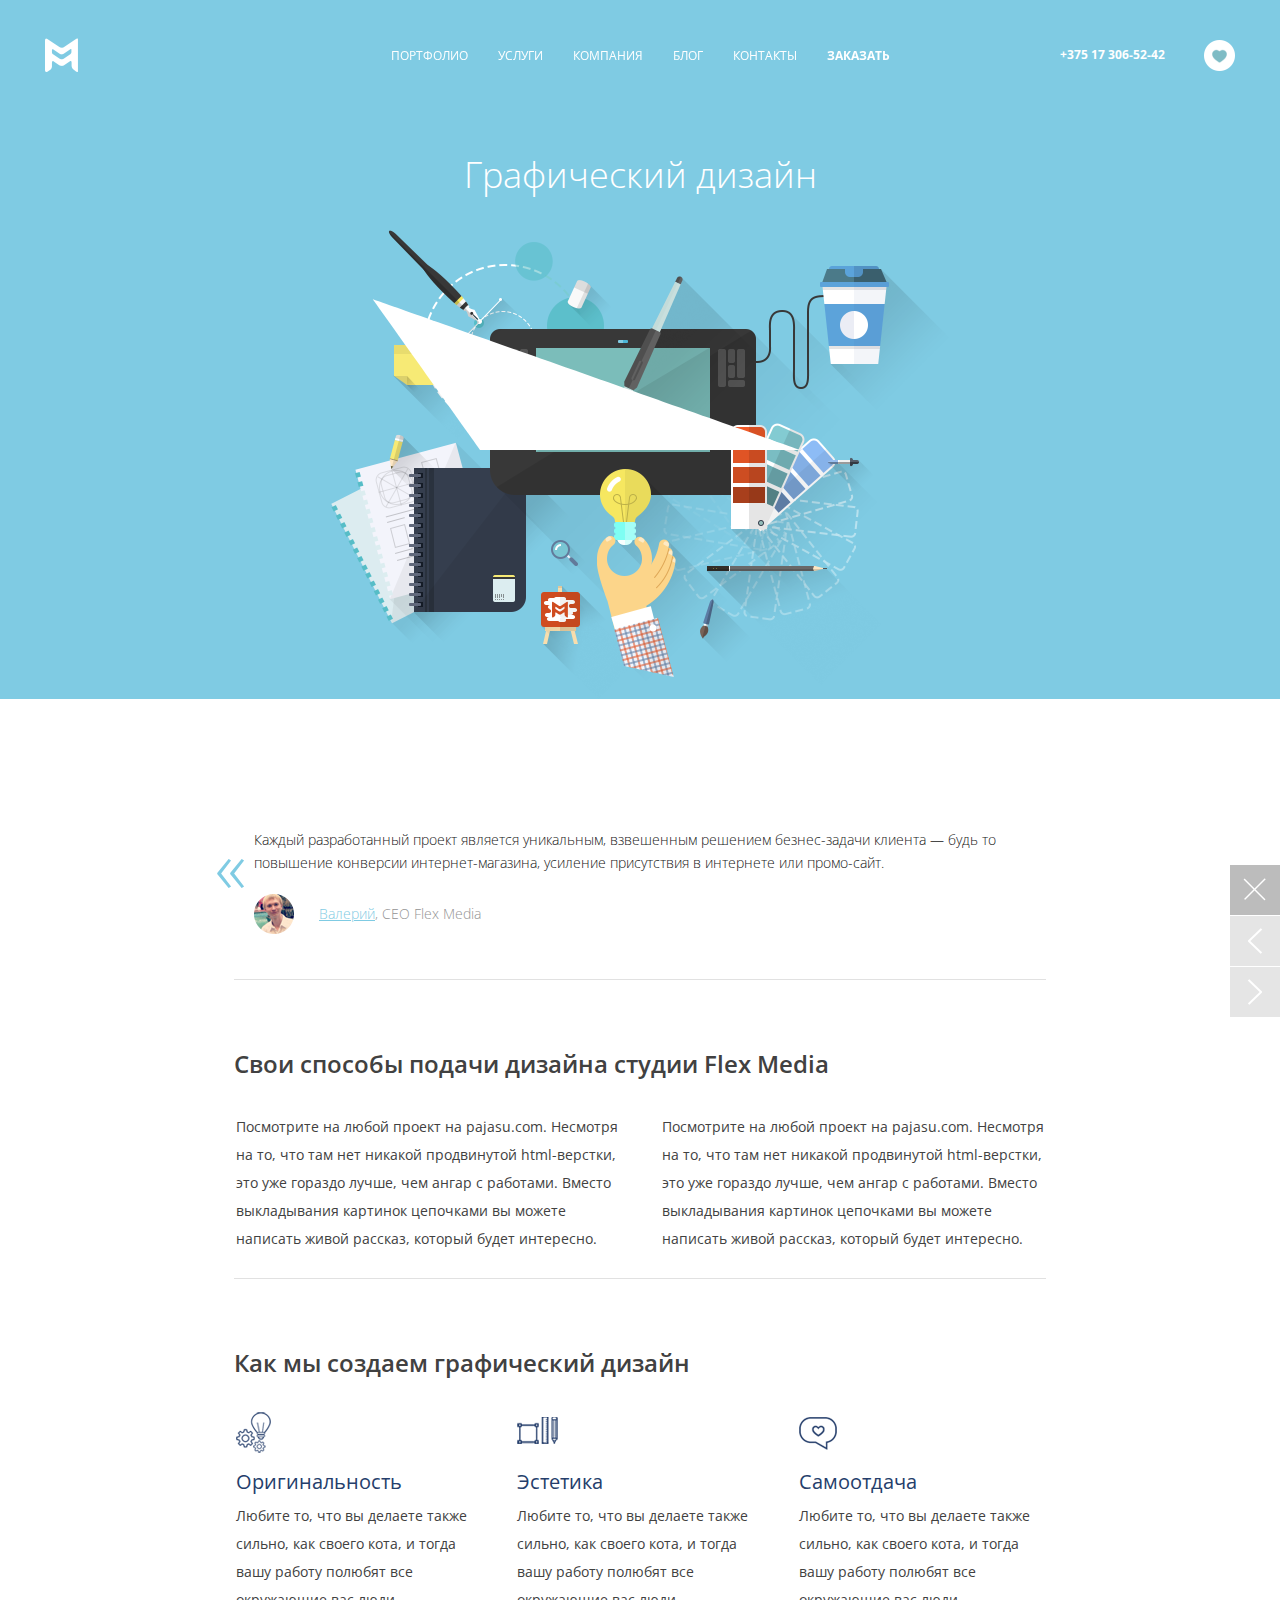
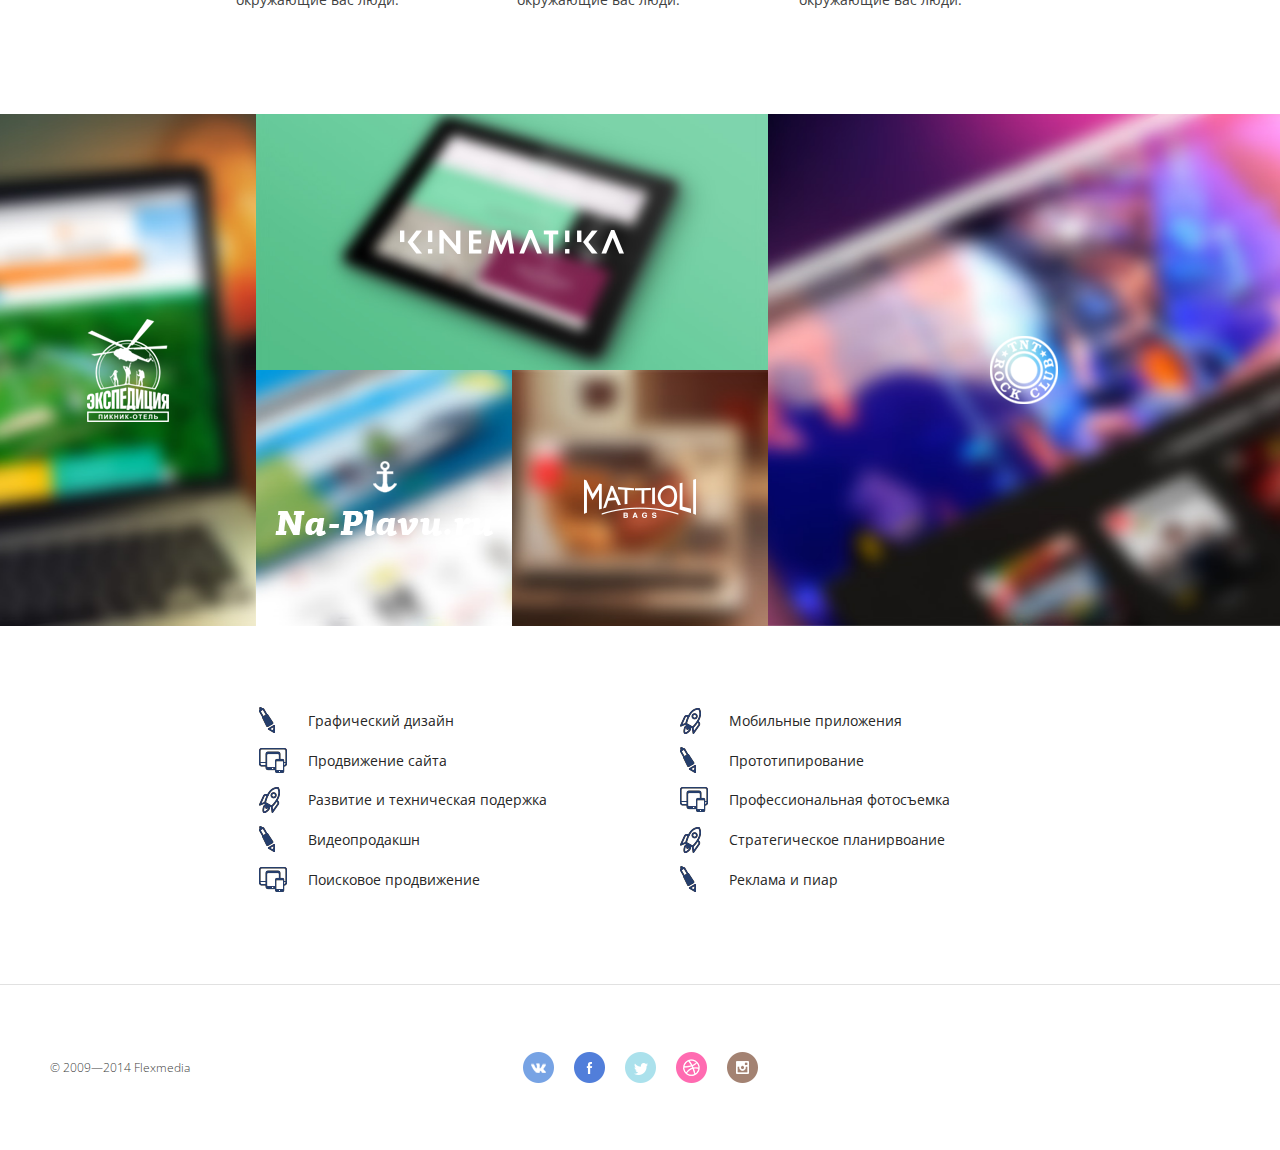
<file: services_graphic.html>
<!doctype html>
<html>
<head>
	<meta charset="utf-8">
	<title>blog inner</title>
	<meta name="format-detection" content="telephone=no">
	<meta name="viewport" content="initial-scale=1"/>
	<link rel="stylesheet" media="screen" href="css/component.css" >
	<link rel="stylesheet" media="screen" href="css/slick.css" >
	<link rel="stylesheet" media="screen" href="css/dropzone.css" >
	<link rel="stylesheet" media="screen" href="css/screen.css" >
	<link href='http://fonts.googleapis.com/css?family=Open+Sans:400,300,700&subset=latin,cyrillic' rel='stylesheet' type='text/css'>
	<script src="js/lib/jquery.js"></script>
	<script src="js/lib/modernizr.custom.js"></script>
	<script src="js/lib/jquery-ui.min.js"></script>
	<script src="js/lib/jquery.ui.touch-punch.js"></script>
	<script src="js/lib/snap.svg-min.js"></script>
	<script src="js/lib/classie.js"></script>
	<script src="js/lib/jquery.touchSwipe.min.js"></script>
	<script src="js/lib/svgLoader.js"></script>
	<script src="js/lib/progressButton.js"></script>
	<script src="js/lib/slick.min.js"></script>
	<script src="js/lib/dropzone.min.js"></script>
	<script src="js/common.js"></script>
	<!--[if IE]><script src="js/lib/html5shiv.js"></script><![endif]-->
</head>
<body>
<div class="pagewrap l-sea" id="pagewrap">
<a href="#" class="menu-btn" rel="internal"></a>
<div class="wrapper">
	<!-- BEGIN wrap header -->
	<div class="wrap-header">
		<div class="wrap-header__in">
			<!-- header -->
			<div class="header">
				<span class="header__close js-close-sidebar"></span>
				<h1 class="logo"><a href="index.html"></a></h1>
				<div class="header__tools">
					<a href="tel:+375 17 306-52-42" class="header__phone">+375 17 306-52-42</a>
					<div class="like">
						<a href="#" class="js-like-btn" rel="internal"></a>
					</div>
				</div>
				<nav class="menu">
					<ul>
						<li><a href="portfolio.html">портфолио</a></li>
						<li><a href="services.html">Услуги</a></li>
						<li><a href="#">компания</a></li>
						<li><a href="#">блог</a></li>
						<li><a href="#">Контакты</a></li>
						<li><a href="#"><strong>Заказать</strong></a></li>
					</ul>
				</nav>
			</div>
		</div>
	</div>
	<!-- END wrap header -->
	<!-- BEGIN wrap in -->
	<div class="wrap-in">
		<div class="wrap-in__container">
			<!-- BEGIN topper -->
			<section class="topper">
				<a href="#" class="logo-big">flex media</a>
				<h2 class="h2">Графический дизайн</h2>
				<div class="topper__img">
					<img src="img/services.png" alt="">
				</div>
			</section>
			<!-- END topper -->
			<!-- BEGIN article -->
			<section class="article">
				<div class="article__block">
					<div class="quote">
						<div class="quote__text">Каждый разработанный проект является  уникальным, взвешенным решением безнес-задачи клиента — будь то повышение конверсии интернет-магазина, усиление присутствия в интернете или промо-сайт.</div>
						<div class="quote__author">
							<img src="img/ava.png" alt="">
							<span><a href="#">Валерий</a>, CEO Flex Media</span>
						</div>
					</div>
				</div>
				<div class="article__block">
					<h3>Свои способы подачи дизайна студии Flex Media</h3>
					<ul class="article__cols">
						<li>
							<p>Посмотрите на любой проект на pajasu.com. Несмотря на то, что там нет никакой продвинутой html-верстки, это уже гораздо лучше, чем ангар с работами. Вместо выкладывания картинок цепочками вы можете написать живой рассказ, который будет интересно.</p>
						</li>
						<li>
							<p>Посмотрите на любой проект на pajasu.com. Несмотря на то, что там нет никакой продвинутой html-верстки, это уже гораздо лучше, чем ангар с работами. Вместо выкладывания картинок цепочками вы можете написать живой рассказ, который будет интересно.</p>
						</li>
					</ul>	
				</div>
				<div class="article__block is-last">
					<h3>Как мы создаем графический дизайн</h3>
					<ul class="list">
						<li>
							<div class="title-origin">Оригинальность</div>
							<p>Любите то, что вы делаете также сильно, как своего кота, и тогда вашу работу полюбят все окружающие вас люди.</p>
						</li>
						<li>
							<div class="title-esthetics">Эстетика</div>
							<p>Любите то, что вы делаете также сильно, как своего кота, и тогда вашу работу полюбят все окружающие вас люди.</p>
						</li>
						<li>
							<div class="title-dedication">Самоотдача</div>
							<p>Любите то, что вы делаете также сильно, как своего кота, и тогда вашу работу полюбят все окружающие вас люди.</p>
						</li>
					</ul>
				</div>
			</section>
			<!-- END article -->
			<div class="box-wrap">
				<div class="box-wrap__col wide first">
					<!-- BEGIN box -->
					<div class="box box_w">
						<a href="#" class="m-works">
							<div class="m-works__img" style="background-image: url(img/pict8.jpg);"></div>
							<div class="m-works__img-blur" style="background-image: url(img/pict8-blur.jpg);"></div>
							<div class="m-works__logo">
								<img src="img/kinematika-logo.png" alt="">
							</div>
						</a>
					</div>
					<!-- END box -->
					<!-- BEGIN box -->
					<div class="box box_small">
						<a href="#" class="m-works">
							<div class="m-works__img" style="background-image: url(img/pict2.jpg);"></div>
							<div class="m-works__img-blur" style="background-image: url(img/pict2-blur.jpg);"></div>
							<div class="m-works__logo">
								<img src="img/naplavu-logo.png" alt="">
							</div>
						</a>
					</div>
					<!-- END box -->
					<!-- BEGIN box -->
					<div class="box box_small">
						<a href="#" class="m-works">
							<div class="m-works__img" style="background-image: url(img/pict3.jpg);"></div>
							<div class="m-works__img-blur" style="background-image: url(img/pict3-blur.jpg);"></div>
							<div class="m-works__logo">
								<img src="img/mattioli-logo.png" alt="">
							</div>
						</a>
					</div>
					<!-- END box -->
				</div>
				<div class="box-wrap__col second">
					<div class="box box_high">
						<a href="#" class="m-works">
							<div class="m-works__img" style="background-image: url(img/pict1.jpg);"></div>
							<div class="m-works__img-blur" style="background-image: url(img/pict1-blur.jpg);"></div>
							<div class="m-works__logo">
								<img src="img/expedition-logo.png" alt="">
							</div>
						</a>
					</div>
				</div>
				<div class="box-wrap__col wide wide_resp">
					<div class="box box_big">
						<a href="#" class="m-works">
							<div class="m-works__img" style="background-image: url(img/pict4.jpg);"></div>
							<div class="m-works__img-blur" style="background-image: url(img/pict4-blur.jpg);"></div>
							<div class="m-works__logo">
								<img src="img/tnt-logo.png" alt="">
							</div>
						</a>
					</div>
				</div>
			</div>
			<!-- BEGIN graphic-menu -->
			<div class="graphic-menu">
				<ul>
					<li>
						<a href="#">
							<i class="design-ico"></i><span>Графический дизайн</span>
						</a>
					</li>
					<li>
						<a href="#">
							<i class="promotion-ico"></i><span>Мобильные приложения</span>
						</a>
					</li>
					<li>
						<a href="#">
							<i class="mob-ico"></i><span>Продвижение сайта</span>
						</a>
					</li>
					<li>
						<a href="#">
							<i class="design-ico"></i><span>Прототипирование</span>
						</a>
					</li>
					<li>
						<a href="#">
							<i class="promotion-ico"></i><span>Развитие и техническая подержка</span>
						</a>
					</li>
					<li>
						<a href="#">
							<i class="mob-ico"></i><span>Профессиональная фотосъемка</span>
						</a>
					</li>
					<li>
						<a href="#">
							<i class="design-ico"></i><span>Видеопродакшн</span>
						</a>
					</li>
					<li>
						<a href="#">
							<i class="promotion-ico"></i><span>Cтратегическое планирвоание</span>
						</a>
					</li>
					<li>
						<a href="#">
							<i class="mob-ico"></i><span>Поисковое продвижение</span>
						</a>
					</li>
					<li>
						<a href="#">
							<i class="design-ico"></i><span>Реклама и пиар</span>
						</a>
					</li>
				</ul>
			</div>
			<!-- END graphic-menu -->
			<!-- BEGIN article-nav -->
			<div class="article-nav">
				<ul>
					<li><a href="#" class="article-nav__close"></a></li>
					<li><a href="#" class="article-nav__prev"></a></li>
					<li><a href="#" class="article-nav__next"></a></li>
				</ul>
			</div>
			<!-- END article-nav -->
			<!-- BEGIN footer -->
			<footer class="footer footer_inner">
				<div class="footer__copyrights">© 2009—2014 Flexmedia</div>
				<ul class="footer__socials">
				<li><a href="#" class="vk"><i></i></a></li>
				<li><a href="#" class="fb"><i></i></a></li>
				<li><a href="#" class="tw"><i></i></a></li>
				<li><a href="#" class="dribble"><i></i></a></li>
				<li><a href="#" class="instagram"><i></i></a></li>
				</ul>
				<a href="#" class="btn btn_up js-scroll-up" rel="internal">наверх</a>
			</footer>
			<!-- END footer -->
		</div>
	</div>
	<!-- END wrap in -->
</div>
<!-- BEGIN popup -->
<div class="popup-wrap js-popup">
	<div class="popup">
		<ul class="share">
			<li><a href="#" class="share__vk">10</a></li>
			<li><a href="#" class="share__fb">100</a></li>
			<li><a href="#" class="share__tw">1000</a></li>
		</ul>
	</div>
</div>
<!-- END popup -->
<div id="loader" class="pageload-overlay" data-opening="M20,15 50,30 50,30 30,30 Z;M0,0 80,0 50,30 20,45 Z;M0,0 80,0 60,45 0,60 Z;M0,0 80,0 80,60 0,60 Z" data-closing="M0,0 80,0 60,45 0,60 Z;M0,0 80,0 50,30 20,45 Z;M20,15 50,30 50,30 30,30 Z;M30,30 50,30 50,30 30,30 Z">
	<svg xmlns="http://www.w3.org/2000/svg" width="100%" height="100%" viewBox="0 0 80 60" preserveAspectRatio="none">
		<path d="M30,30 50,30 50,30 30,30 Z"/>
	</svg>
</div><!-- /pageload-overlay -->
<div class="fakeoverlay" style="position:fixed;top:0;bottom:0;right:0;left:0;z-index:10000;background: rgba(255,255,255,1);"></div>
</div>

<script>
	(function() {
		var loader = new SVGLoader( document.getElementById( 'loader' ), { speedIn : 10, speedOut: 100 } );
		loader.show();
		setTimeout( function() {
				$('.fakeoverlay').hide();
				loader.hide();
			}, 400 );

	})();
</script>
</body>
</html>
</file>
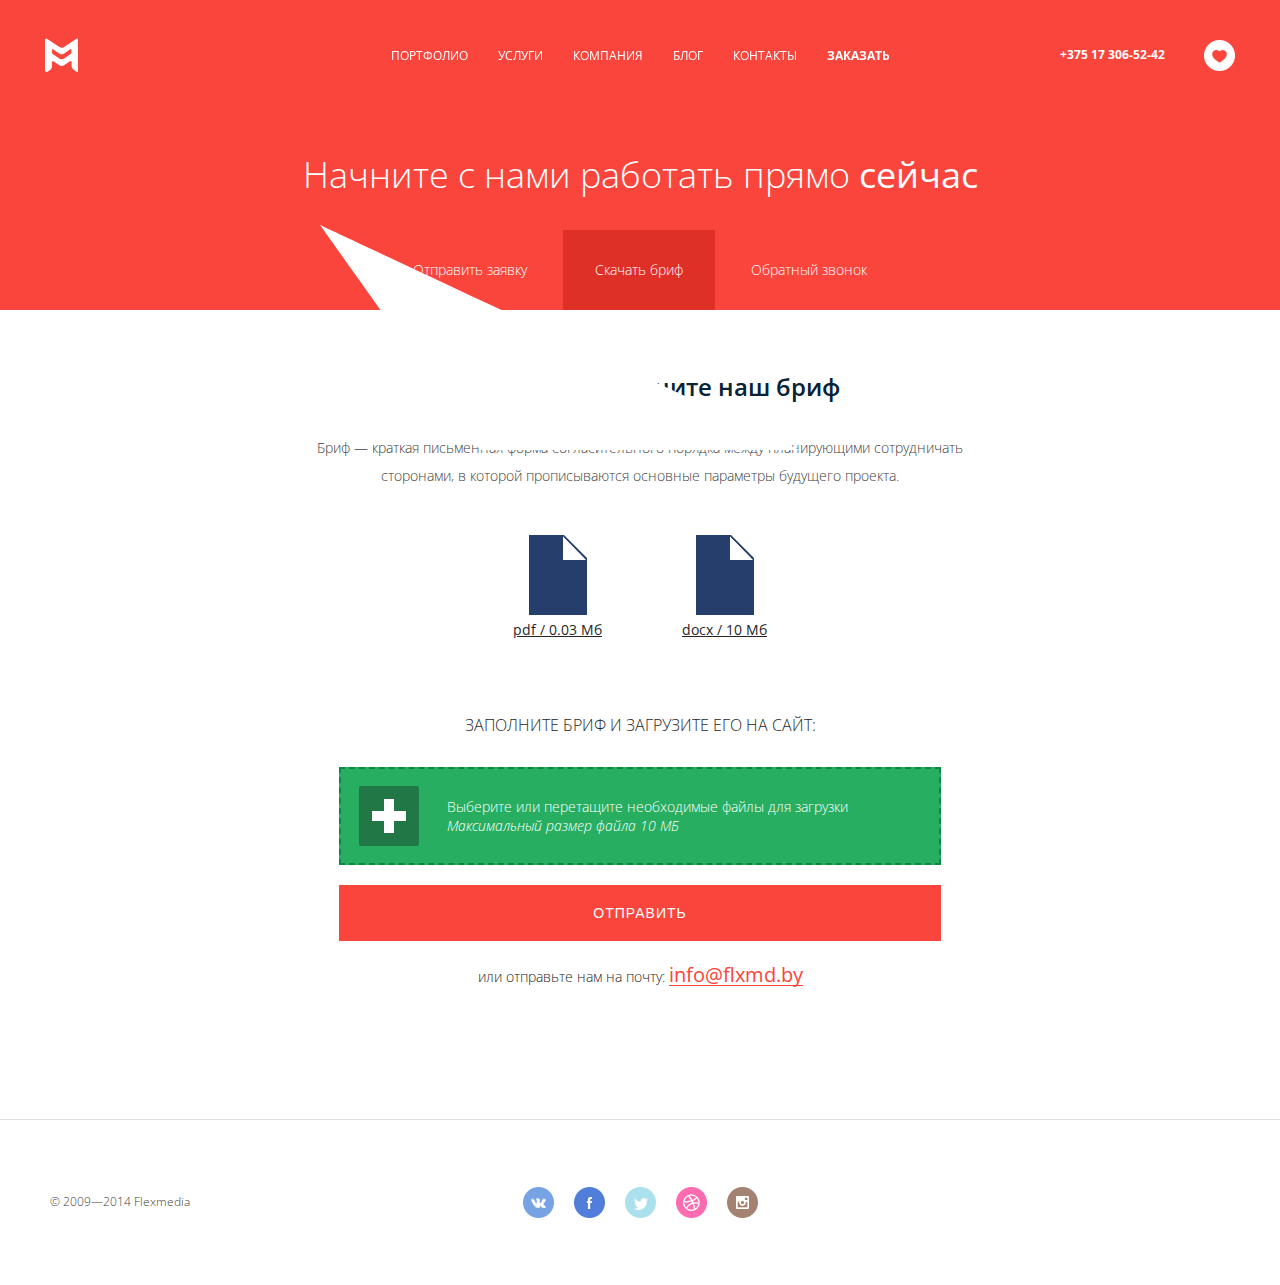
<file: zakaz_2.html>
<!doctype html>
<html>
<head>
	<meta charset="utf-8">
	<title>blog inner</title>
	<meta name="format-detection" content="telephone=no">
	<meta name="viewport" content="initial-scale=1"/>
	<link rel="stylesheet" media="screen" href="css/component.css" >
	<link rel="stylesheet" media="screen" href="css/slick.css" >
	<link rel="stylesheet" media="screen" href="css/dropzone.css" >
	<link rel="stylesheet" media="screen" href="css/screen.css" >
	<link href='http://fonts.googleapis.com/css?family=Open+Sans:400,300,700&subset=latin,cyrillic' rel='stylesheet' type='text/css'>
	<script src="js/lib/jquery.js"></script>
	<script src="js/lib/modernizr.custom.js"></script>
	<script src="js/lib/jquery-ui.min.js"></script>
	<script src="js/lib/jquery.ui.touch-punch.js"></script>
	<script src="js/lib/snap.svg-min.js"></script>
	<script src="js/lib/classie.js"></script>
	<script src="js/lib/jquery.touchSwipe.min.js"></script>
	<script src="js/lib/svgLoader.js"></script>
	<script src="js/lib/progressButton.js"></script>
	<script src="js/lib/slick.min.js"></script>
	<script src="js/lib/dropzone.min.js"></script>
	<script src="js/lib/jquery.form-validator.js"></script>
	<script src="js/common.js"></script>
	<!--[if IE]><script src="js/lib/html5shiv.js"></script><![endif]-->
</head>
<body>
<div class="pagewrap" id="pagewrap">
<a href="#" class="menu-btn" rel="internal"></a>
<div class="wrapper">
	<!-- BEGIN wrap header -->
	<div class="wrap-header">
		<div class="wrap-header__in">
			<!-- header -->
			<div class="header">
				<span class="header__close js-close-sidebar"></span>
				<h1 class="logo"><a href="index.html"></a></h1>
				<div class="header__tools">
					<a href="tel:+375 17 306-52-42" class="header__phone">+375 17 306-52-42</a>
					<div class="like">
						<a href="#" class="js-like-btn" rel="internal"></a>
					</div>
				</div>
				<nav class="menu">
					<ul>
						<li><a href="portfolio.html">портфолио</a></li>
						<li><a href="services.html">Услуги</a></li>
						<li><a href="#">компания</a></li>
						<li><a href="#">блог</a></li>
						<li><a href="#">Контакты</a></li>
						<li><a href="#"><strong>Заказать</strong></a></li>
					</ul>
				</nav>
			</div>
		</div>
	</div>
	<!-- END wrap header -->
	<!-- BEGIN wrap in -->
	<div class="wrap-in">
		<div class="wrap-in__container">
			<!-- BEGIN topper -->
			<section class="topper">
				<a href="#" class="logo-big">flex media</a>
				<h2 class="h2">Начните с нами работать прямо <span>сейчас</span></h2>
			</section>
			<!-- BEGIN form -->
			<div class="feedback">
		  	<!-- tab list -->
		  	<ul class="form-nav">
		  		<li class="form-nav__item">
		  		  <a href="#" class="form-nav__link">Отправить заявку</a>
		  		</li>
		  		<li class="form-nav__item is-active">
		  		  <a href="#" class="form-nav__link">Скачать бриф</a>
		  		</li>
		  		<li class="form-nav__item">
		  		  <a href="#" class="form-nav__link">Обратный звонок</a>
		  		</li>
		  	</ul>
		  	<!-- END tab list -->
		  	<!-- tab content -->
		  	<div class="brif">
		  		<div class="brif__topper">
		  			<div class="brif__title">Скачайте и заполните наш бриф</div>
		  			<p>Бриф — краткая письменная форма согласительного порядка между планирующими сотрудничать сторонами, в которой прописываются основные параметры будущего проекта.</p>
		  		</div>
		  		<div class="brif__content">
		  			<ul class="download">
		  			 	<li><a href="#" rel="internal">
		  			 		<img src="img/file.png" alt="">
		  			 		<p>pdf / 0.03 Мб</p>
		  			 	</a></li>
		  			 	<li><a href="#" rel="internal">
		  			 		<img src="img/file.png" alt="">
		  			 		<p>docx / 10 Мб</p>
		  			 	</a></li>
		  			</ul>
		  			<div class="upload">
		  				<div class="upload__title">Заполните бриф и загрузите его на сайт:</div>
		  				<div class="upload__wrap">
		  					<form id="mydropzone" class="dropzone" action="fileupload.php">
		  						<div class="upload__block">
		  							<div class="upload__preview">
		  								<div class="upload__add"></div>
		  								<div class="upload__text">
		  									<p>Выберите или перетащите необходимые файлы для загрузки</p>
		  									<i>Максимальный размер файла 10 МБ</i>
		  								</div>
		  							</div>
		  						</div>
		  					</form>
		  				</div>
			  			<div class="form__btn">
			  				<button class="progress-button-imitation js-files-loaded is-disabled" disabled="">Отправить</button>
								<button class="progress-button" data-style="rotate-side-down" data-perspective data-horizontal style="display: none;">Отправить</button>
							</div>
		  				<div class="upload__mail">или отправьте нам на почту:  <a href="mailto:info@flxmd.by"><span>info@flxmd.by</span></a>
		  				</div>
		  			</div>
		  		</div>
		  	</div>
		  </div>
			<!-- END form -->
			<!-- BEGIN footer -->
			<footer class="footer footer_inner">
				<div class="footer__copyrights">© 2009—2014 Flexmedia</div>
				<ul class="footer__socials">
				<li><a href="#" class="vk"><i></i></a></li>
				<li><a href="#" class="fb"><i></i></a></li>
				<li><a href="#" class="tw"><i></i></a></li>
				<li><a href="#" class="dribble"><i></i></a></li>
				<li><a href="#" class="instagram"><i></i></a></li>
				</ul>
				<a href="#" class="btn btn_up js-scroll-up" rel="internal">наверх</a>
			</footer>
			<!-- END footer -->
		</div>
	</div>
	<!-- END wrap in -->
</div>
<!-- BEGIN popup -->
<div class="popup-wrap js-popup">
	<div class="popup">
		<ul class="share">
			<li><a href="#" class="share__vk">10</a></li>
			<li><a href="#" class="share__fb">100</a></li>
			<li><a href="#" class="share__tw">1000</a></li>
		</ul>
	</div>
</div>
<!-- END popup -->
<div id="loader" class="pageload-overlay" data-opening="M20,15 50,30 50,30 30,30 Z;M0,0 80,0 50,30 20,45 Z;M0,0 80,0 60,45 0,60 Z;M0,0 80,0 80,60 0,60 Z" data-closing="M0,0 80,0 60,45 0,60 Z;M0,0 80,0 50,30 20,45 Z;M20,15 50,30 50,30 30,30 Z;M30,30 50,30 50,30 30,30 Z">
	<svg xmlns="http://www.w3.org/2000/svg" width="100%" height="100%" viewBox="0 0 80 60" preserveAspectRatio="none">
		<path d="M30,30 50,30 50,30 30,30 Z"/>
	</svg>
</div><!-- /pageload-overlay -->
<div class="fakeoverlay" style="position:fixed;top:0;bottom:0;right:0;left:0;z-index:10000;background: rgba(255,255,255,1);"></div>
</div>

<script>
	[].slice.call( document.querySelectorAll('button.progress-button')).forEach( function( bttn ) {
		new ProgressButton( bttn, {
			callback : function( instance ) {
				var progress = 0,
				interval = setInterval( function() {
					progress = Math.min( progress + Math.random() * 0.1, 1 );
					instance._setProgress( progress );
					if( progress === 1 ) {
						instance._stop(1);
						clearInterval( interval );
					}
				}, 200 );
			}
		});
	});
	// 
	(function() {
		var loader = new SVGLoader( document.getElementById( 'loader' ), { speedIn : 10, speedOut: 100 } );
		loader.show();
		setTimeout( function() {
				$('.fakeoverlay').hide();
				loader.hide();
			}, 400 );

	})();
</script>
</body>
</html>
</file>
<file: css/component.css>
@font-face {
	font-weight: normal;
	font-style: normal;
	font-family: 'icomoon';
	src:url('../fonts/icomoon.eot');
	src:url('../fonts/icomoon.eot?#iefix') format('embedded-opentype'),
		url('../fonts/icomoon.ttf') format('truetype'),
		url('../fonts/icomoon.woff') format('woff');
}

/* General styles for all types of buttons */
.progress-button {
	position: relative;
	display: inline-block;
	padding: 0 60px;
	outline: none;
	border: none;
	background: #fa453c;
	color: #fff;
	text-transform: uppercase;
	letter-spacing: 1px;
	font-size: 1em;
	line-height: 4;
}

.progress-button.is-success .content::before {
	opacity: 1;
}

.progress-button-imitation {
	position: relative;
	display: inline-block;
	width: 100%;
	padding: 0 60px;
	outline: none;
	border: none;
	background: #fa453c;
	color: #fff;
	text-transform: uppercase;
	letter-spacing: 1px;
	font-size: 1em;
	line-height: 4;
}


.progress-button[disabled],
.progress-button[disabled].state-loading {
	cursor: default;
}

.progress-button .content {
	position: relative;
	display: block;
}

.progress-button .content::before,
.progress-button .content::after  {
	position: absolute;
	right: 20px;
	color: #fff;
	font-family: "icomoon";
	opacity: 0;
	-webkit-transition: opacity 0.3s 0.3s;
	transition: opacity 0.3s 0.3s;
}

.progress-button .content::before {
	content: "\e600"; /* Checkmark for success */
}

.progress-button .content::after {
	content: "\e601"; /* Cross for error */
}

.progress-button.state-success .content::before,
.progress-button.state-error .content::after {
	opacity: 1;
}

.notransition {
	-webkit-transition: none !important;
	transition: none !important;
}

.progress-button .progress {
	background: #fa453c;
}

.progress-button .progress-inner {
	position: absolute;
	left: 0;
	background: #d23f38;
}

.progress-button[data-horizontal] .progress-inner {
	top: 0;
	width: 0;
	height: 100%;
	-webkit-transition: width 0.3s, opacity 0.3s;
	transition: width 0.3s, opacity 0.3s;
}

.progress-button[data-vertical] .progress-inner {
	bottom: 0;
	width: 100%;
	height: 0;
	-webkit-transition: height 0.3s, opacity 0.3s;
	transition: height 0.3s, opacity 0.3s;
}

/* Necessary 3d styles for buttons with perspective */

.progress-button[data-perspective] {
	position: relative;
	width: 100%;
	display: block;
	padding: 0;
	background: transparent;
	-webkit-perspective: 900px;
	perspective: 900px;
}

.progress-button[data-perspective] .content {
	padding: 0 60px;
	background: #fa453c;
}

.progress-button[data-perspective] .progress-wrap {
	display: block;
	-webkit-transition: -webkit-transform 0.2s;
	transition: transform 0.2s;
	-webkit-transform-style: preserve-3d;
	transform-style: preserve-3d;
}

.progress-button[data-perspective] .content,
.progress-button[data-perspective] .progress {
	outline: 1px solid rgba(0,0,0,0); /* Smoothen jagged edges in FF */
}

/* Rotate side down 3d */
/* ====================== */

.progress-button[data-style="rotate-side-down"] .progress {
	position: absolute;
	top: 100%;
	left: 0px;
	right: 0px;
	height: 20px;
	-webkit-transform: rotateX(-90deg);
	transform: rotateX(-90deg);
	-webkit-transform-origin: 50% 0%;
	transform-origin: 50% 0%;
	-webkit-backface-visibility: hidden;
	backface-visibility: hidden;
}

.progress-button[data-style="rotate-side-down"].state-loading .progress-wrap {
	-webkit-transform: rotateX(90deg) translateZ(10px);
	transform: rotateX(90deg) translateZ(10px);
}
</file>
<file: css/dropzone.css>
/* The MIT License */
.dropzone,
.dropzone *,
.dropzone-previews,
.dropzone-previews * {
  -webkit-box-sizing: border-box;
  -moz-box-sizing: border-box;
  box-sizing: border-box;
}
.dropzone {
  position: relative;
  margin-bottom: 20px;
}
.dropzone .upload__block {
  border: 2px dashed #0d8844;
}
.dropzone.dz-started .upload__block {
  margin: -2px -2px 0;
  border-width: 2px 2px 0;
}
.dropzone.dz-started {
  border: 2px dashed #0d8844;
}
.dropzone.dz-clickable {
  cursor: pointer;
}
.dropzone.dz-clickable .dz-message,
.dropzone.dz-clickable .dz-message span {
  cursor: pointer;
}
.dropzone.dz-clickable * {
  cursor: default;
}
.dropzone .dz-message {
  opacity: 1;
  -ms-filter: none;
  filter: none;
}
.dropzone.dz-drag-hover {
  border-color: rgba(0,0,0,0.15);
  background: rgba(0,0,0,0.04);
}
.dropzone.dz-started .dz-message {
  display: none;
}
.dropzone .dz-preview,
.dropzone-previews .dz-preview {
  background: rgba(255,255,255,0.8);
  position: relative;
  display: inline-block;
  margin: 17px;
  vertical-align: top;
  border: 1px solid #acacac;
  padding: 6px 6px 6px 6px;
}
.dropzone .dz-preview.dz-file-preview [data-dz-thumbnail],
.dropzone-previews .dz-preview.dz-file-preview [data-dz-thumbnail] {
  display: none;
}
.dropzone .dz-preview .dz-details,
.dropzone-previews .dz-preview .dz-details {
  width: 100px;
  height: 100px;
  position: relative;
  background: #ebebeb;
  padding: 5px;
  margin-bottom: 22px;
}
.dropzone .dz-preview .dz-details .dz-filename,
.dropzone-previews .dz-preview .dz-details .dz-filename {
  overflow: hidden;
  height: 100%;
}
.dropzone .dz-preview .dz-details img,
.dropzone-previews .dz-preview .dz-details img {
  position: absolute;
  top: 0;
  left: 0;
  width: 100px;
  height: 100px;
}
.dropzone .dz-preview .dz-details .dz-size,
.dropzone-previews .dz-preview .dz-details .dz-size {
  position: absolute;
  bottom: -28px;
  left: 3px;
  height: 28px;
  line-height: 28px;
}
.dropzone .dz-preview.dz-error .dz-error-mark,
.dropzone-previews .dz-preview.dz-error .dz-error-mark {
  display: block;
}
.dropzone .dz-preview.dz-success .dz-success-mark,
.dropzone-previews .dz-preview.dz-success .dz-success-mark {
  display: block;
}
.dropzone .dz-preview:hover .dz-details img,
.dropzone-previews .dz-preview:hover .dz-details img {
  display: none;
}
.dropzone .dz-preview .dz-success-mark,
.dropzone-previews .dz-preview .dz-success-mark,
.dropzone .dz-preview .dz-error-mark,
.dropzone-previews .dz-preview .dz-error-mark {
  display: none;
  position: absolute;
  width: 40px;
  height: 40px;
  font-size: 30px;
  text-align: center;
  right: -10px;
  top: -10px;
}
.dropzone .dz-preview .dz-success-mark,
.dropzone-previews .dz-preview .dz-success-mark {
  color: #8cc657;
}
.dropzone .dz-preview .dz-error-mark,
.dropzone-previews .dz-preview .dz-error-mark {
  color: #ee162d;
}
.dropzone .dz-preview .dz-progress,
.dropzone-previews .dz-preview .dz-progress {
  position: absolute;
  top: 100px;
  left: 6px;
  right: 6px;
  height: 6px;
  background: #d7d7d7;
  display: none;
}
.dropzone .dz-preview .dz-progress .dz-upload,
.dropzone-previews .dz-preview .dz-progress .dz-upload {
  display: block;
  position: absolute;
  top: 0;
  bottom: 0;
  left: 0;
  width: 0%;
  background-color: #8cc657;
}
.dropzone .dz-preview.dz-processing .dz-progress,
.dropzone-previews .dz-preview.dz-processing .dz-progress {
  display: block;
}
.dropzone .dz-preview .dz-error-message,
.dropzone-previews .dz-preview .dz-error-message {
  display: none;
  position: absolute;
  top: -5px;
  left: -20px;
  background: rgba(245,245,245,0.8);
  padding: 8px 10px;
  color: #800;
  min-width: 140px;
  max-width: 500px;
  z-index: 500;
}
.dropzone .dz-preview:hover.dz-error .dz-error-message,
.dropzone-previews .dz-preview:hover.dz-error .dz-error-message {
  display: block;
}
.dropzone .dz-default.dz-message {
  opacity: 1;
  -ms-filter: none;
  filter: none;
  -webkit-transition: opacity 0.3s ease-in-out;
  -moz-transition: opacity 0.3s ease-in-out;
  -o-transition: opacity 0.3s ease-in-out;
  -ms-transition: opacity 0.3s ease-in-out;
  transition: opacity 0.3s ease-in-out;
  background-repeat: no-repeat;
  background-position: 0 0;
  position: absolute;
  top: 0;
  left: 0;
  right: 0;
  bottom: 0;
}
@media all and (-webkit-min-device-pixel-ratio:1.5),(min--moz-device-pixel-ratio:1.5),(-o-min-device-pixel-ratio:1.5/1),(min-device-pixel-ratio:1.5),(min-resolution:138dpi),(min-resolution:1.5dppx) {
  .dropzone .dz-default.dz-message {
    /*background-image: url("../img/spritemap@2x.png");*/
    -webkit-background-size: 428px 406px;
    -moz-background-size: 428px 406px;
    background-size: 428px 406px;
  }
}
.dropzone .dz-default.dz-message span {
  display: none;
}
.dropzone.dz-square .dz-default.dz-message {
  background-position: 0 -123px;
  width: 268px;
  margin-left: -134px;
  height: 174px;
  margin-top: -87px;
}
.dropzone.dz-drag-hover .dz-message {
  opacity: 0.15;
  -ms-filter: "progid:DXImageTransform.Microsoft.Alpha(Opacity=15)";
  filter: alpha(opacity=15);
}
.dropzone.dz-started .dz-message {
  display: block;
  opacity: 0;
  -ms-filter: "progid:DXImageTransform.Microsoft.Alpha(Opacity=0)";
  filter: alpha(opacity=0);
}
.dropzone .dz-preview,
.dropzone-previews .dz-preview {
  -webkit-box-shadow: 1px 1px 4px rgba(0,0,0,0.16);
  box-shadow: 1px 1px 4px rgba(0,0,0,0.16);
  font-size: 14px;
}
.dropzone .dz-preview.dz-image-preview:hover .dz-details img,
.dropzone-previews .dz-preview.dz-image-preview:hover .dz-details img {
  display: block;
  opacity: 0.1;
  -ms-filter: "progid:DXImageTransform.Microsoft.Alpha(Opacity=10)";
  filter: alpha(opacity=10);
}
.dropzone .dz-preview.dz-success .dz-success-mark,
.dropzone-previews .dz-preview.dz-success .dz-success-mark {
  opacity: 1;
  -ms-filter: none;
  filter: none;
}
.dropzone .dz-preview.dz-error .dz-error-mark,
.dropzone-previews .dz-preview.dz-error .dz-error-mark {
  opacity: 1;
  -ms-filter: none;
  filter: none;
}
.dropzone .dz-preview.dz-error .dz-progress .dz-upload,
.dropzone-previews .dz-preview.dz-error .dz-progress .dz-upload {
  background: #ee1e2d;
}
.dropzone .dz-preview .dz-error-mark,
.dropzone-previews .dz-preview .dz-error-mark,
.dropzone .dz-preview .dz-success-mark,
.dropzone-previews .dz-preview .dz-success-mark {
  display: block;
  opacity: 0;
  -ms-filter: "progid:DXImageTransform.Microsoft.Alpha(Opacity=0)";
  filter: alpha(opacity=0);
  -webkit-transition: opacity 0.4s ease-in-out;
  -moz-transition: opacity 0.4s ease-in-out;
  -o-transition: opacity 0.4s ease-in-out;
  -ms-transition: opacity 0.4s ease-in-out;
  transition: opacity 0.4s ease-in-out;
  background-image: url("../img/spritemap.png");
  background-repeat: no-repeat;
}
@media all and (-webkit-min-device-pixel-ratio:1.5),(min--moz-device-pixel-ratio:1.5),(-o-min-device-pixel-ratio:1.5/1),(min-device-pixel-ratio:1.5),(min-resolution:138dpi),(min-resolution:1.5dppx) {
  .dropzone .dz-preview .dz-error-mark,
  .dropzone-previews .dz-preview .dz-error-mark,
  .dropzone .dz-preview .dz-success-mark,
  .dropzone-previews .dz-preview .dz-success-mark {
    background-image: url("../img/spritemap@2x.png");
    -webkit-background-size: 428px 406px;
    -moz-background-size: 428px 406px;
    background-size: 428px 406px;
  }
}
.dropzone .dz-preview .dz-error-mark span,
.dropzone-previews .dz-preview .dz-error-mark span,
.dropzone .dz-preview .dz-success-mark span,
.dropzone-previews .dz-preview .dz-success-mark span {
  display: none;
}
.dropzone .dz-preview .dz-error-mark,
.dropzone-previews .dz-preview .dz-error-mark {
  background-position: -268px -123px;
}
.dropzone .dz-preview .dz-success-mark,
.dropzone-previews .dz-preview .dz-success-mark {
  background-position: -268px -163px;
}
.dropzone .dz-preview .dz-progress .dz-upload,
.dropzone-previews .dz-preview .dz-progress .dz-upload {
  -webkit-animation: loading 0.4s linear infinite;
  -moz-animation: loading 0.4s linear infinite;
  -o-animation: loading 0.4s linear infinite;
  -ms-animation: loading 0.4s linear infinite;
  animation: loading 0.4s linear infinite;
  -webkit-transition: width 0.3s ease-in-out;
  -moz-transition: width 0.3s ease-in-out;
  -o-transition: width 0.3s ease-in-out;
  -ms-transition: width 0.3s ease-in-out;
  transition: width 0.3s ease-in-out;
  -webkit-border-radius: 2px;
  border-radius: 2px;
  position: absolute;
  top: 0;
  left: 0;
  width: 0%;
  height: 100%;
  background-image: url("../img/spritemap.png");
  background-repeat: repeat-x;
  background-position: 0px -400px;
}
@media all and (-webkit-min-device-pixel-ratio:1.5),(min--moz-device-pixel-ratio:1.5),(-o-min-device-pixel-ratio:1.5/1),(min-device-pixel-ratio:1.5),(min-resolution:138dpi),(min-resolution:1.5dppx) {
  .dropzone .dz-preview .dz-progress .dz-upload,
  .dropzone-previews .dz-preview .dz-progress .dz-upload {
    background-image: url("../img/spritemap@2x.png");
    -webkit-background-size: 428px 406px;
    -moz-background-size: 428px 406px;
    background-size: 428px 406px;
  }
}
.dropzone .dz-preview.dz-success .dz-progress,
.dropzone-previews .dz-preview.dz-success .dz-progress {
  display: block;
  opacity: 0;
  -ms-filter: "progid:DXImageTransform.Microsoft.Alpha(Opacity=0)";
  filter: alpha(opacity=0);
  -webkit-transition: opacity 0.4s ease-in-out;
  -moz-transition: opacity 0.4s ease-in-out;
  -o-transition: opacity 0.4s ease-in-out;
  -ms-transition: opacity 0.4s ease-in-out;
  transition: opacity 0.4s ease-in-out;
}
.dropzone .dz-preview .dz-error-message,
.dropzone-previews .dz-preview .dz-error-message {
  display: block;
  opacity: 0;
  -ms-filter: "progid:DXImageTransform.Microsoft.Alpha(Opacity=0)";
  filter: alpha(opacity=0);
  -webkit-transition: opacity 0.3s ease-in-out;
  -moz-transition: opacity 0.3s ease-in-out;
  -o-transition: opacity 0.3s ease-in-out;
  -ms-transition: opacity 0.3s ease-in-out;
  transition: opacity 0.3s ease-in-out;
}
.dropzone .dz-preview:hover.dz-error .dz-error-message,
.dropzone-previews .dz-preview:hover.dz-error .dz-error-message {
  opacity: 1;
  -ms-filter: none;
  filter: none;
}
.dropzone a.dz-remove,
.dropzone-previews a.dz-remove {
  background-image: -webkit-linear-gradient(top, #fafafa, #eee);
  background-image: -moz-linear-gradient(top, #fafafa, #eee);
  background-image: -o-linear-gradient(top, #fafafa, #eee);
  background-image: -ms-linear-gradient(top, #fafafa, #eee);
  background-image: linear-gradient(to bottom, #fafafa, #eee);
  -webkit-border-radius: 2px;
  border-radius: 2px;
  border: 1px solid #eee;
  text-decoration: none;
  display: block;
  padding: 4px 5px;
  text-align: center;
  color: #aaa;
  margin-top: 26px;
}
.dropzone a.dz-remove:hover,
.dropzone-previews a.dz-remove:hover {
  color: #666;
}
@-moz-keyframes loading {
  from {
    background-position: 0 -400px;
  }
  to {
    background-position: -7px -400px;
  }
}
@-webkit-keyframes loading {
  from {
    background-position: 0 -400px;
  }
  to {
    background-position: -7px -400px;
  }
}
@-o-keyframes loading {
  from {
    background-position: 0 -400px;
  }
  to {
    background-position: -7px -400px;
  }
}
@keyframes loading {
  from {
    background-position: 0 -400px;
  }
  to {
    background-position: -7px -400px;
  }
}
</file>
<file: css/screen.css>
@charset "UTF-8";
/*done by Coderiver.com.ua */
html, body, div, span, applet, object, iframe, h1, h2, h3, h4, h5, h6, p, blockquote, pre, a, abbr, acronym, address, big, cite, code, del, dfn, em, img, ins, kbd, q, s, samp, small, strike, strong, sub, sup, tt, var, b, u, i, center, dl, dt, dd, ol, ul, li, fieldset, form, label, legend, table, caption, tbody, tfoot, thead, tr, th, td, article, aside, canvas, details, embed, figure, figcaption, footer, header, hgroup, menu, nav, output, ruby, section, summary, time, mark, audio, video { margin: 0; padding: 0; border: 0; vertical-align: baseline; }

body, html { -webkit-font-smoothing: antialiased; -moz-font-smoothing: antialiased; -ms-font-smoothing: antialiased; -o-font-smoothing: antialiased; }

img, fieldset, a img { border: none; }

input[type="submit"], button { cursor: pointer; }
input[type="submit"]::-moz-focus-inner, button::-moz-focus-inner { padding: 0; border: 0; }

textarea { overflow: auto; }

input, button { margin: 0; padding: 0; border: 0; }

input, textarea, select, button, h1, h2, h3, h4, h5, h6, a, span, a:focus { outline: none; }

ul, ol { list-style-type: none; }

@media only screen and (min-device-width: 320px) and (max-device-width: 480px) { * { -webkit-text-size-adjust: none; } }
table { border-spacing: 0; border-collapse: collapse; width: 100%; }

body { font-family: "Open Sans", sans-serif; font-weight: 300; font-size: 14px; line-height: 1.4; background: #444; }

.no-loader svg { display: none !important; }

.out { background: #FFF; }
@media only screen and (max-width: 1024px) { .out { cursor: default; } }

.h2 { padding-bottom: 30px; font-size: 36px; font-weight: 300; color: #fff; text-align: center; }
.h2 span { font-weight: 400; }
@media only screen and (max-width: 768px) { .h2 { font-size: 24px; } }

h3 { margin-bottom: 25px; font-size: 24px; font-family: "Open Sans", sans-serif; font-weight: 600; }

.footer { position: relative; *zoom: 1; height: 105px; padding: 30px 50px; background: #FFF; z-index: 2; }
.footer:after { content: " "; display: table; clear: both; }
.footer.footer_inner { border-top: 1px solid #e1e1e1; }
@media only screen and (max-width: 768px) { .footer { padding: 30px 20px; } }
@media only screen and (max-width: 600px) { .footer { height: 140px; } }
.footer__copyrights { position: absolute; top: 50%; margin-top: -8px; font-size: 12px; color: #414141; }
@media only screen and (max-width: 600px) { .footer__copyrights { top: auto; bottom: 20px; left: 50%; margin: 0 0 0 -70px; } }
.footer .btn_up { position: absolute; right: 50px; top: 50%; margin-top: 16px; padding-right: 50px; -moz-transition: all 400ms; -o-transition: all 400ms; -webkit-transition: all 400ms; transition: all 400ms; opacity: 0; }
.footer .btn_up:before { content: ""; position: absolute; top: 20px; right: 30px; background: url('../img/icons-s129f956972.png') 0 -161px no-repeat; width: 10px; height: 6px; }
.footer .btn_up.is-animated { margin-top: -24px; opacity: 1; }
@media only screen and (max-width: 768px) { .footer .btn_up { right: 20px; } }
@media only screen and (max-width: 600px) { .footer .btn_up { margin-top: 0px; top: auto; bottom: 65px; right: 50%; opacity: 1; margin-right: -60px; }
  .footer .btn_up.is-animated { margin-top: 0; } }
.footer__socials { text-align: center; height: 100%; text-align: center; font-size: 0; }
.footer__socials:before { content: ""; display: inline-block; vertical-align: middle; width: 0; height: 100%; }
.footer__socials li { display: inline-block; vertical-align: middle; margin: 0 10px; }
@media only screen and (max-width: 600px) { .footer__socials li { vertical-align: top; } }
.footer__socials li a { position: relative; display: block; height: 31px; width: 31px; }
.footer__socials li a i { position: relative; display: inline-block; z-index: 2; -webkit-transition: -webkit-transform ease-out 0.1s; -moz-transition: -moz-transform ease-out 0.1s; transition: transform ease-out 0.1s; }
.footer__socials li a:after { content: ""; position: absolute; top: 0; left: 0; width: 100%; height: 100%; border-radius: 50%; z-index: -1; -moz-box-shadow: 0 0 0 2px rgba(255, 255, 255, 0.1); -webkit-box-shadow: 0 0 0 2px rgba(255, 255, 255, 0.1); box-shadow: 0 0 0 2px rgba(255, 255, 255, 0.1); -moz-transform: scale(0.9); -ms-transform: scale(0.9); -webkit-transform: scale(0.9); transform: scale(0.9); }
.footer__socials li a:hover:after { z-index: 1; -webkit-animation: pulse 1s linear; -moz-animation: pulse 1s linear; -ms-animation: pulse 1s linear; -o-animation: pulse 1s linear; animation: pulse 1s linear; }
.footer__socials li a:hover i { -moz-transform: scale(0.93); -ms-transform: scale(0.93); -webkit-transform: scale(0.93); transform: scale(0.93); }
.footer__socials li a.vk i { background: url('../img/icons-s129f956972.png') 0 -2798px no-repeat; width: 31px; height: 31px; }
.footer__socials li a.vk:after { background: #77a3e4; }
.footer__socials li a.fb i { background: url('../img/icons-s129f956972.png') 0 -688px no-repeat; width: 31px; height: 31px; }
.footer__socials li a.fb:after { background: #517eda; }
.footer__socials li a.tw i { background: url('../img/icons-s129f956972.png') 0 -2757px no-repeat; width: 31px; height: 31px; }
.footer__socials li a.tw:after { background: #abe1ec; }
.footer__socials li a.dribble i { background: url('../img/icons-s129f956972.png') 0 -497px no-repeat; width: 31px; height: 31px; }
.footer__socials li a.dribble:after { background: #ff6bb1; }
.footer__socials li a.instagram i { background: url('../img/icons-s129f956972.png') 0 -797px no-repeat; width: 31px; height: 31px; }
.footer__socials li a.instagram:after { background: #a38272; }

@-moz-keyframes pulse { 0% { -moz-transform: scale(0.9); -ms-transform: scale(0.9); -webkit-transform: scale(0.9); transform: scale(0.9); filter: progid:DXImageTransform.Microsoft.Alpha(Opacity=90); opacity: 0.9; }
  100% { -moz-transform: scale(1.3); -ms-transform: scale(1.3); -webkit-transform: scale(1.3); transform: scale(1.3); filter: progid:DXImageTransform.Microsoft.Alpha(Opacity=0); opacity: 0; } }
@-webkit-keyframes pulse { 0% { -moz-transform: scale(0.9); -ms-transform: scale(0.9); -webkit-transform: scale(0.9); transform: scale(0.9); filter: progid:DXImageTransform.Microsoft.Alpha(Opacity=90); opacity: 0.9; }
  100% { -moz-transform: scale(1.3); -ms-transform: scale(1.3); -webkit-transform: scale(1.3); transform: scale(1.3); filter: progid:DXImageTransform.Microsoft.Alpha(Opacity=0); opacity: 0; } }
@-o-keyframes pulse { 0% { -moz-transform: scale(0.9); -ms-transform: scale(0.9); -webkit-transform: scale(0.9); transform: scale(0.9); filter: progid:DXImageTransform.Microsoft.Alpha(Opacity=90); opacity: 0.9; }
  100% { -moz-transform: scale(1.3); -ms-transform: scale(1.3); -webkit-transform: scale(1.3); transform: scale(1.3); filter: progid:DXImageTransform.Microsoft.Alpha(Opacity=0); opacity: 0; } }
@-ms-keyframes pulse { 0% { -moz-transform: scale(0.9); -ms-transform: scale(0.9); -webkit-transform: scale(0.9); transform: scale(0.9); filter: progid:DXImageTransform.Microsoft.Alpha(Opacity=90); opacity: 0.9; }
  100% { -moz-transform: scale(1.3); -ms-transform: scale(1.3); -webkit-transform: scale(1.3); transform: scale(1.3); filter: progid:DXImageTransform.Microsoft.Alpha(Opacity=0); opacity: 0; } }
@keyframes pulse { 0% { -moz-transform: scale(0.9); -ms-transform: scale(0.9); -webkit-transform: scale(0.9); transform: scale(0.9); filter: progid:DXImageTransform.Microsoft.Alpha(Opacity=90); opacity: 0.9; }
  100% { -moz-transform: scale(1.3); -ms-transform: scale(1.3); -webkit-transform: scale(1.3); transform: scale(1.3); filter: progid:DXImageTransform.Microsoft.Alpha(Opacity=0); opacity: 0; } }
.btn { position: relative; display: inline-block; height: 47px; line-height: 47px; padding: 0 30px; background: #fa453c; border-radius: 23px; text-decoration: none; color: #fff; text-transform: uppercase; font-size: 11px; letter-spacing: 1px; font-weight: 300; overflow: hidden; -moz-transform: translate3d(0, 0, 0); -ms-transform: translate3d(0, 0, 0); -webkit-transform: translate3d(0, 0, 0); transform: translate3d(0, 0, 0); -moz-transition: background 200ms; -o-transition: background 200ms; -webkit-transition: background 200ms; transition: background 200ms; }
@media only screen and (max-width: 768px) { .btn { -moz-transform: none; -ms-transform: none; -webkit-transform: none; transform: none; } }
.btn:after { content: ""; position: absolute; top: -30px; left: -73px; background: url('../img/icons-s129f956972.png') 0 -2421px no-repeat; width: 91px; height: 132px; -moz-transition: none; -o-transition: none; -webkit-transition: none; transition: none; }
.btn:hover { background: #e82f25; -moz-transition: none; -o-transition: none; -webkit-transition: none; transition: none; }
.btn:hover:after { -moz-transition: left 250ms; -o-transition: left 250ms; -webkit-transition: left 250ms; transition: left 250ms; left: 100%; }
.btn.btn_yellow { padding: 0 40px; background: #ffeb12; color: #071427; font-weight: 400; -moz-box-shadow: 0 19px 30px -18px #ffeb12; -webkit-box-shadow: 0 19px 30px -18px #ffeb12; box-shadow: 0 19px 30px -18px #ffeb12; }
.btn.btn_yellow:after { display: none; }
.btn.btn_yellow:hover { background: #e3d219; }

.link { position: relative; display: inline-block; margin-bottom: 25px; font-weight: 300; font-size: 24px; text-decoration: none; color: #161616; }
.link span { display: inline-block; width: 1px; height: 13px; margin-left: -1px; position: relative; }
.link span:before { position: absolute; left: 10px; content: " "; background: url('../img/icons-s129f956972.png') 0 -78px no-repeat; width: 7px; height: 13px; top: 0; }
@media only screen and (-webkit-min-device-pixel-ratio: 1.3), only screen and (min--moz-device-pixel-ratio: 1.3), only screen and (-o-min-device-pixel-ratio: 1.3 / 1), only screen and (min-resolution: 125dpi), only screen and (min-resolution: 1.3dppx) { .link span:before { background: none; background-image: url('[data-uri]'); -moz-background-size: 7px 13px; -webkit-background-size: 7px 13px; background-size: 7px 13px; } }

.popup-wrap { position: fixed; top: 0; left: 0; right: 0; bottom: 0; background: rgba(250, 69, 60, 0.5); z-index: 9999; visibility: hidden; -moz-transform: translate3d(0, 0, 0); -ms-transform: translate3d(0, 0, 0); -webkit-transform: translate3d(0, 0, 0); transform: translate3d(0, 0, 0); }
.popup-wrap.is-open { visibility: visible; }
.popup-wrap.is-open .popup { -moz-transform: translateY(0); -ms-transform: translateY(0); -webkit-transform: translateY(0); transform: translateY(0); opacity: 1; }
.l-gray .popup-wrap { background: rgba(44, 62, 80, 0.5); }
.l-green .popup-wrap { background: rgba(39, 174, 96, 0.5); }
.l-red .popup-wrap { background: rgba(250, 69, 60, 0.5); }
.l-blue .popup-wrap { background: rgba(41, 128, 185, 0.5); }
.l-yellow .popup-wrap { background: rgba(233, 188, 33, 0.5); }
.l-violet .popup-wrap { background: rgba(155, 89, 182, 0.5); }
.l-orange .popup-wrap { background: rgba(230, 126, 34, 0.5); }
.l-turquoise .popup-wrap { background: rgba(26, 188, 156, 0.5); }
.l-vinous .popup-wrap { background: rgba(198, 40, 58, 0.5); }

.popup { position: absolute; top: 50%; left: 50%; margin-top: -78px; margin-left: -206px; width: 356px; height: 100px; background: #fff; padding: 28px; -moz-transform: translateY(-20px); -ms-transform: translateY(-20px); -webkit-transform: translateY(-20px); transform: translateY(-20px); -moz-transition: all 0.4s; -o-transition: all 0.4s; -webkit-transition: all 0.4s; transition: all 0.4s; opacity: 0; }
@media only screen and (max-width: 480px) { .popup { width: 260px; height: 80px; padding: 10px; margin-left: -140px; } }

.share { *zoom: 1; }
.share:after { content: " "; display: table; clear: both; }
.share li { float: left; margin-left: 28px; }
.share li:first-child { margin-left: 0; }
.share li a { display: block; width: 100px; height: 100px; line-height: 100px; text-align: center; color: #fff; font-weight: 300; text-decoration: none; font-size: 28px; }
.share li a.share__vk { background: #009ad3; }
.share li a.share__fb { background: #2f63cd; }
.share li a.share__tw { background: #4ddbdd; }
@media only screen and (max-width: 480px) { .share li { margin-left: 10px; }
  .share li a { width: 80px; height: 80px; } }

.pageload-overlay { position: fixed; width: 100%; height: 100%; top: 0; left: 0; visibility: hidden; z-index: 9999; }
.pageload-overlay.show { visibility: visible; }
.pageload-overlay svg { position: absolute; top: 0; left: 0; pointer-events: none; }
.pageload-overlay svg path { fill: #fff; }
@media only screen and (max-width: 768px) { .pageload-overlay { display: none; } }

@media only screen and (max-width: 768px) { .fakeoverlay { display: none; } }

.box-wrap { *zoom: 1; background: #000; }
.box-wrap:after { content: " "; display: table; clear: both; }
.m-services .box-wrap { background: #FFF; }
.box-wrap.box-wrap_mod .box-wrap__col { -moz-transform: translate3d(0, 0, 0); -ms-transform: translate3d(0, 0, 0); -webkit-transform: translate3d(0, 0, 0); transform: translate3d(0, 0, 0); }
.box-wrap.box-wrap_mod .box-wrap__col.second { left: 40%; }
@media only screen and (max-width: 1024px) { .box-wrap.box-wrap_mod .box-wrap__col.second { left: 50%; } }
@media only screen and (max-width: 768px) { .box-wrap.box-wrap_mod .box-wrap__col.second { left: 0; } }
.box-wrap.box-wrap_mod .box-wrap__col.first { left: -20%; }
@media only screen and (max-width: 1024px) { .box-wrap.box-wrap_mod .box-wrap__col.first { left: -25%; } }
@media only screen and (max-width: 768px) { .box-wrap.box-wrap_mod .box-wrap__col.first { left: 0; } }

.box-wrap__col { position: relative; width: 20%; float: left; }
.box-wrap__col.wide { width: 40%; }
.box-wrap__col.first { left: 20%; }
.box-wrap__col.second { left: -40%; }
@media only screen and (max-width: 1024px) { .box-wrap__col { width: 25%; }
  .box-wrap__col.wide { width: 50%; }
  .box-wrap__col.wide.wide_resp { width: 25%; }
  .box-wrap__col.wide.wide_resp .box_big { padding-bottom: 200%; }
  .box-wrap__col.first { left: 25%; }
  .box-wrap__col.second { left: -50%; } }
@media only screen and (max-width: 768px) { .box-wrap__col { width: 50%; }
  .box-wrap__col.wide { width: 100%; }
  .box-wrap__col.wide.wide_resp { width: 50%; }
  .box-wrap__col.wide.wide_resp .box_big { padding-bottom: 100%; }
  .box-wrap__col.first { left: 0; }
  .box-wrap__col.second { left: 0; } }
@media only screen and (max-width: 480px) { .box-wrap__col { width: 100%; }
  .box-wrap__col.wide { width: 100%; }
  .box-wrap__col.wide.wide_resp { width: 100%; } }

.box { position: relative; float: left; width: 100%; padding-bottom: 100%; -moz-box-sizing: border-box; -webkit-box-sizing: border-box; box-sizing: border-box; }
.box.box_small { width: 50%; padding-bottom: 50%; }
@media only screen and (max-width: 480px) { .box.box_small { width: 100%; padding-bottom: 100%; } }
.box.box_high { padding-bottom: 200%; }
@media only screen and (max-width: 768px) { .box.box_high { padding-bottom: 100%; } }
.box.box_w { padding-bottom: 50%; }
@media only screen and (max-width: 480px) { .box.box_w { padding-bottom: 100%; } }
.m-services .box { border-bottom: 1px solid #f0f0f0; border-left: 1px solid #f0f0f0; }

@media only screen and (max-width: 1180px) { .m-service__col1 { width: 50%; }
  .m-service__col1 .box_high { padding-bottom: 100%; } }
@media only screen and (max-width: 768px) { .m-service__col1 { width: 100%; }
  .m-service__col1 .box_high { padding-bottom: 40%; } }
@media only screen and (max-width: 600px) { .m-service__col1 .box_high { padding-bottom: 50%; } }
@media only screen and (max-width: 400px) { .m-service__col1 .box_high { padding-bottom: 75%; } }

@media only screen and (max-width: 1180px) { .m-service__col2.wide { width: 50%; } }
@media only screen and (max-width: 768px) { .m-service__col2 { margin-top: 0; }
  .m-service__col2.wide { width: 100%; } }
@media only screen and (max-width: 480px) { .m-service__col2 .box.box_small { padding-bottom: 50%; } }
@media only screen and (max-width: 400px) { .m-service__col2 .box.box_small { padding-bottom: 70%; }
  .m-service__col2 .box.box_w { padding-bottom: 70%; } }

@media only screen and (max-width: 1180px) { .m-service__col3.wide { width: 100%; }
  .m-service__col3.wide .box_big { padding-bottom: 25%; } }
@media only screen and (max-width: 768px) { .m-service__col3.wide .box_big { padding-bottom: 50%; } }
@media only screen and (max-width: 568px) { .m-service__col3.wide .box_big { padding-bottom: 100%; } }
@media only screen and (max-width: 480px) { .m-service__col3.wide .box_big { padding-bottom: 130%; } }
@media only screen and (max-width: 400px) { .m-service__col3.wide .box_big { padding-bottom: 150%; } }
@media only screen and (max-width: 360px) { .m-service__col3.wide .box_big { padding-bottom: 160%; } }

.wrapper.has-blur { -webkit-filter: blur(3px); filter: blur(3px); filter: progid:DXImageTransform.Microsoft.Blur(pixelRadius=$var); }

.topper { position: relative; background: #fa453c; text-align: center; padding-top: 150px; z-index: 99; }
.topper__img { font-size: 0; }
.topper__img img { max-width: 90%; }
@media only screen and (max-width: 768px) { .topper { padding-top: 80px; } }
.l-gray .topper { background: #2c3e50; }
.l-green .topper { background: #27ae60; }
.l-red .topper { background: #fa453c; }
.l-blue .topper { background: #2980b9; }
.l-yellow .topper { background: #e9bc21; }
.l-violet .topper { background: #9b59b6; }
.l-orange .topper { background: #e67e22; }
.l-turquoise .topper { background: #1abc9c; }
.l-sea .topper { background: #7fcbe3; }
.l-vinous .topper { background: #c6283a; }
.topper.topper_index { padding-top: 0; }
.topper.topper_portfolio { background: transparent url(../img/topper-bg1.jpg); background-repeat: no-repeat; background-size: cover; background-position: 50% 50%; }
.topper__logo { padding: 60px 0; font-size: 0; }
.topper__link { padding: 70px 0 120px; }
.topper__link a { display: inline-block; position: relative; padding-left: 37px; font-size: 24px; font-weight: 400; color: #fff; }
.topper__link a:before { content: ""; position: absolute; top: 9px; left: 0; background: url('../img/icons-s129f956972.png') 0 -1279px no-repeat; width: 20px; height: 21px; }
.topper__link a:hover { text-decoration: none; }
.topper__overlay { position: absolute; top: 0; left: 0; width: 100%; height: 100%; }

.header { position: absolute; top: 0; left: 0; right: 0; bottom: 0; height: 100%; padding: 0 45px; background: #fa453c; }
@media only screen and (max-width: 768px) { .header { min-height: 1280px; } }
.header__close { visibility: hidden; position: absolute; top: 24px; right: 20px; background: url('../img/icons-s129f956972.png') 0 -248px no-repeat; width: 22px; height: 20px; cursor: pointer; z-index: 2; }
.l-gray .header { background: #2c3e50; }
.l-green .header { background: #27ae60; }
.l-red .header { background: #fa453c; }
.l-blue .header { background: #2980b9; }
.l-yellow .header { background: #e9bc21; }
.l-violet .header { background: #9b59b6; }
.l-orange .header { background: #e67e22; }
.l-turquoise .header { background: #1abc9c; }
.l-sea .header { background: #7fcbe3; }
.l-vinous .header { background: #c6283a; }
@media only screen and (max-width: 900px) { .header { padding: 0 20px; } }
@media only screen and (max-width: 768px) { .header { padding: 0; }
  .header .header__close { visibility: visible; } }

.logo { float: left; height: 110px; }
.logo:before { content: ""; display: inline-block; width: 0; height: 100%; vertical-align: middle; }
.logo a { display: inline-block; vertical-align: middle; background: url('../img/icons-s129f956972.png') 0 -1376px no-repeat; width: 33px; height: 34px; }
@media only screen and (max-width: 768px) { .logo { display: none; } }

.menu-btn { display: none; position: fixed; top: 0; right: 0; width: 66px; height: 66px; background: #fa453c; -moz-transition: opacity 200ms; -o-transition: opacity 200ms; -webkit-transition: opacity 200ms; transition: opacity 200ms; z-index: 100; }
.menu-btn:before { content: ""; position: absolute; top: 50%; left: 50%; margin: -10px 0 0 -12px; background: url('../img/icons-s129f956972.png') 0 -1483px no-repeat; width: 25px; height: 20px; }
.menu-btn:after { position: absolute; content: ""; top: 0; right: 0; width: 100%; height: 100%; background: rgba(0, 0, 0, 0.2); opacity: 0; -moz-transition: opacity 0.5s linear; -o-transition: opacity 0.5s linear; -webkit-transition: opacity 0.5s linear; transition: opacity 0.5s linear; z-index: -1; }
.menu-btn.is-active { opacity: 0; z-index: 0; }
.l-gray .menu-btn { background: #2c3e50; }
.l-green .menu-btn { background: #27ae60; }
.l-red .menu-btn { background: #fa453c; }
.l-blue .menu-btn { background: #2980b9; }
.l-yellow .menu-btn { background: #e9bc21; }
.l-violet .menu-btn { background: #9b59b6; }
.l-orange .menu-btn { background: #e67e22; }
.l-turquoise .menu-btn { background: #1abc9c; }
.l-sea .menu-btn { background: #7fcbe3; }
.l-vinous .menu-btn { background: #c6283a; }
@media only screen and (max-width: 768px) { .menu-btn { display: block; } }

.menu { overflow: hidden; text-align: center; padding: 45px 0; -moz-transform: translate3d(0, 0, 0); -ms-transform: translate3d(0, 0, 0); -webkit-transform: translate3d(0, 0, 0); transform: translate3d(0, 0, 0); }
.menu ul { display: inline-block; margin-left: 146px; }
@media only screen and (max-width: 1024px) { .menu ul { margin-left: 0; } }
.menu ul li { display: inline-block; vertical-align: middle; }
.menu ul li a { position: relative; display: block; font-size: 12px; font-weight: 400; text-transform: uppercase; margin: 0 13px; text-decoration: none; color: #fff; }
.menu ul li a:after { content: ""; position: absolute; top: 100%; left: 0; width: 100%; background: #fff; opacity: 0; -moz-transition: all 0.3s; -o-transition: all 0.3s; -webkit-transition: all 0.3s; transition: all 0.3s; -moz-transform: translateY(-10px); -ms-transform: translateY(-10px); -webkit-transform: translateY(-10px); transform: translateY(-10px); }
.menu ul li a:hover:after { height: 2px; opacity: 1; -moz-transform: translateY(4px); -ms-transform: translateY(4px); -webkit-transform: translateY(4px); transform: translateY(4px); }
.menu ul li a.is-active:after { height: 2px; opacity: 1; -moz-transform: translateY(4px); -ms-transform: translateY(4px); -webkit-transform: translateY(4px); transform: translateY(4px); }
@media only screen and (max-width: 768px) { .menu { overflow: visible; padding: 80px 0 45px; }
  .menu ul { display: block; padding: 0 30px; }
  .menu ul li { display: block; }
  .menu ul li a { display: inline-block; height: 30px; line-height: 30px; }
  .menu ul li a:hover:after { -moz-transform: translateY(-4px); -ms-transform: translateY(-4px); -webkit-transform: translateY(-4px); transform: translateY(-4px); }
  .menu ul li a.is-active:after { -moz-transform: translateY(-4px); -ms-transform: translateY(-4px); -webkit-transform: translateY(-4px); transform: translateY(-4px); } }
@media only screen and (max-width: 320px) { .menu ul li { margin-bottom: 5px; }
  .menu ul li a { font-size: 15px; } }

.header__tools { float: right; height: 110px; }
.header__tools:before { content: ""; display: inline-block; width: 0; height: 100%; vertical-align: middle; }
@media only screen and (max-width: 768px) { .header__tools { float: none; position: absolute; top: 275px; left: 0; right: 0; height: auto; text-align: center; } }
@media only screen and (max-width: 320px) { .header__tools { top: 320px; } }

.header__phone { display: inline-block; vertical-align: middle; margin-right: 35px; font-size: 12px; text-decoration: none; font-weight: 700; color: #fff; }
@media only screen and (max-width: 1024px) { .header__phone { display: none; } }
@media only screen and (max-width: 768px) { .header__phone { display: inline-block; margin-right: 0; width: 100%; margin-bottom: 10px; } }

.like { display: inline-block; vertical-align: middle; font-size: 0; }
.like a { position: relative; display: inline-block; background: url('../img/icons-s129f956972.png') 0 -1002px no-repeat; width: 31px; height: 31px; -moz-transition: -moz-transform 0.1s ease-out; -o-transition: -o-transform 0.1s ease-out; -webkit-transition: -webkit-transform 0.1s ease-out; transition: transform 0.1s ease-out; }
.like a:after { content: ""; position: absolute; top: 0; left: 0; width: 100%; height: 100%; border-radius: 23px; -moz-box-sizing: border-box; -webkit-box-sizing: border-box; box-sizing: border-box; border: 3px solid #fff; background: transparent; -moz-transform: scale(1); -ms-transform: scale(1); -webkit-transform: scale(1); transform: scale(1); z-index: -1; }
.like a:hover { -moz-transform: translate3d(0, 0, 0) scale(0.96); -ms-transform: translate3d(0, 0, 0) scale(0.96); -webkit-transform: translate3d(0, 0, 0) scale(0.96); transform: translate3d(0, 0, 0) scale(0.96); }
.like a:hover:after { -webkit-animation: pulse 1s linear; -moz-animation: pulse 1s linear; -ms-animation: pulse 1s linear; -o-animation: pulse 1s linear; animation: pulse 1s linear; -moz-box-shadow: 0 0px 5px 2px #fa453c; -webkit-box-shadow: 0 0px 5px 2px #fa453c; box-shadow: 0 0px 5px 2px #fa453c; }
.l-gray .like a { background: url('../img/icons-s129f956972.png') 0 -879px no-repeat; width: 31px; height: 31px; }
.l-gray .like a:hover:after { -moz-box-shadow: 0 0px 5px 2px #2c3e50; -webkit-box-shadow: 0 0px 5px 2px #2c3e50; box-shadow: 0 0px 5px 2px #2c3e50; }
.l-green .like a { background: url('../img/icons-s129f956972.png') 0 -920px no-repeat; width: 31px; height: 31px; }
.l-green .like a:hover:after { -moz-box-shadow: 0 0px 5px 2px #27ae60; -webkit-box-shadow: 0 0px 5px 2px #27ae60; box-shadow: 0 0px 5px 2px #27ae60; }
.l-blue .like a { background: url('../img/icons-s129f956972.png') 0 -838px no-repeat; width: 31px; height: 31px; }
.l-blue .like a:hover:after { -moz-box-shadow: 0 0px 5px 2px #2980b9; -webkit-box-shadow: 0 0px 5px 2px #2980b9; box-shadow: 0 0px 5px 2px #2980b9; }
.l-yellow .like a { background: url('../img/icons-s129f956972.png') 0 -1207px no-repeat; width: 31px; height: 31px; }
.l-yellow .like a:hover:after { -moz-box-shadow: 0 0px 5px 2px #e9bc21; -webkit-box-shadow: 0 0px 5px 2px #e9bc21; box-shadow: 0 0px 5px 2px #e9bc21; }
.l-violet .like a { background: url('../img/icons-s129f956972.png') 0 -1166px no-repeat; width: 31px; height: 31px; }
.l-violet .like a:hover:after { -moz-box-shadow: 0 0px 5px 2px #9b59b6; -webkit-box-shadow: 0 0px 5px 2px #9b59b6; box-shadow: 0 0px 5px 2px #9b59b6; }
.l-orange .like a { background: url('../img/icons-s129f956972.png') 0 -961px no-repeat; width: 31px; height: 31px; }
.l-orange .like a:hover:after { -moz-box-shadow: 0 0px 5px 2px #e67e22; -webkit-box-shadow: 0 0px 5px 2px #e67e22; box-shadow: 0 0px 5px 2px #e67e22; }
.l-turquoise .like a { background: url('../img/icons-s129f956972.png') 0 -1084px no-repeat; width: 31px; height: 31px; }
.l-turquoise .like a:hover:after { -moz-box-shadow: 0 0px 5px 2px #1abc9c; -webkit-box-shadow: 0 0px 5px 2px #1abc9c; box-shadow: 0 0px 5px 2px #1abc9c; }
.l-sea .like a { background: url('../img/icons-s129f956972.png') 0 -1043px no-repeat; width: 31px; height: 31px; }
.l-sea .like a:hover:after { -moz-box-shadow: 0 0px 5px 2px #7fcbe3; -webkit-box-shadow: 0 0px 5px 2px #7fcbe3; box-shadow: 0 0px 5px 2px #7fcbe3; }
.l-vinous .like a { background: url('../img/icons-s129f956972.png') 0 -1125px no-repeat; width: 31px; height: 31px; }
.l-vinous .like a:hover:after { -moz-box-shadow: 0 0px 5px 2px #c6283a; -webkit-box-shadow: 0 0px 5px 2px #c6283a; box-shadow: 0 0px 5px 2px #c6283a; }

.slider { position: relative; height: 790px; z-index: 1; }
@media only screen and (max-width: 1024px) { .slider { height: 669px; } }
@media only screen and (max-width: 768px) { .slider { height: 580px; margin: 0; } }
@media only screen and (max-width: 480px) { .slider { height: 360px; } }
.slider__topper { position: absolute; top: 230px; left: 0; right: 0; text-align: center; z-index: 2; }
@media only screen and (max-width: 768px) { .slider__topper { top: 125px; } }
@media only screen and (max-width: 480px) { .slider__topper { top: 100px; } }
@media only screen and (max-width: 320px) { .slider__topper { top: 70px; } }
.slider__list { position: relative; overflow: hidden; height: 100%; width: 100%; }
.slider__list > li { position: absolute; top: 0; right: 0; left: auto; width: 100%; height: 100%; font-size: 0; overflow: hidden; background: #fa453c; text-align: center; }
.slider__list > li.slider__left-item { left: 0; right: auto; }
.slider__list > li.is-active { z-index: 1; }
.slider__next { position: absolute; top: 50%; right: 48px; background: url('../img/icons-s129f956972.png') 0 -2337px no-repeat; width: 18px; height: 32px; z-index: 4; }
@media only screen and (-webkit-min-device-pixel-ratio: 1.3), only screen and (min--moz-device-pixel-ratio: 1.3), only screen and (-o-min-device-pixel-ratio: 1.3 / 1), only screen and (min-resolution: 125dpi), only screen and (min-resolution: 1.3dppx) { .slider__next { background-image: url('[data-uri]'); -moz-background-size: 18px 32px; -webkit-background-size: 18px 32px; background-size: 18px 32px; background-position: 0 0; } }
.slider__next.is-hidden { display: none; }
@media only screen and (max-width: 768px) { .slider__next { right: 15px; } }
@media only screen and (max-width: 480px) { .slider__next { display: none; } }
.slider__prev { position: absolute; top: 50%; left: 48px; background: url('../img/icons-s129f956972.png') 0 -2379px no-repeat; width: 18px; height: 32px; z-index: 4; }
@media only screen and (-webkit-min-device-pixel-ratio: 1.3), only screen and (min--moz-device-pixel-ratio: 1.3), only screen and (-o-min-device-pixel-ratio: 1.3 / 1), only screen and (min-resolution: 125dpi), only screen and (min-resolution: 1.3dppx) { .slider__prev { background-image: url('[data-uri]'); -moz-background-size: 18px 32px; -webkit-background-size: 18px 32px; background-size: 18px 32px; background-position: 0 0; } }
.slider__prev.is-hidden { display: none; }
@media only screen and (max-width: 768px) { .slider__prev { left: 15px; } }
@media only screen and (max-width: 480px) { .slider__prev { display: none; } }
.slider__pager { position: absolute; bottom: 70px; left: 0; right: 0; text-align: center; z-index: 2; }
.slider__pager a { position: relative; display: inline-block; vertical-align: middle; margin: 0 5px; width: 20px; height: 20px; -moz-transition: -moz-transform 200ms; -o-transition: -o-transform 200ms; -webkit-transition: -webkit-transform 200ms; transition: transform 200ms; }
.slider__pager a:before { content: ""; position: absolute; top: 50%; left: 50%; margin: -4px 0 0 -4px; width: 8px; height: 8px; border-radius: 50%; background: #FFF; }
.slider__pager a.is-active:before { -moz-transform: translate3d(0, 0, 0) scale(1.4); -ms-transform: translate3d(0, 0, 0) scale(1.4); -webkit-transform: translate3d(0, 0, 0) scale(1.4); transform: translate3d(0, 0, 0) scale(1.4); background: #ffeb12; }
.slider__pager a:hover:before { background: #ffeb12; }
@media only screen and (max-width: 480px) { .slider__pager { bottom: 35px; } }
.slider__content { max-width: 800px; margin: 0 auto; padding: 350px 50px 0; }
@media only screen and (max-width: 768px) { .slider__content { padding: 215px 50px 0; } }
@media only screen and (max-width: 480px) { .slider__content { padding: 175px 20px 0; } }
@media only screen and (max-width: 320px) { .slider__content { padding: 140px 20px 0; } }

.logo-big { position: relative; display: none; margin-bottom: 80px; padding-left: 73px; font-size: 32px; font-weight: 700; color: #fff; text-decoration: none; text-transform: uppercase; }
.logo-big:before { content: ""; position: absolute; top: -4px; left: 0; background: url('../img/icons-s129f956972.png') 0 -1310px no-repeat; width: 55px; height: 56px; }
.slider .logo-big { display: inline-block; }
@media only screen and (max-width: 768px) { .logo-big { display: inline-block; margin-bottom: 30px; } }
@media only screen and (max-width: 480px) { .logo-big { font-size: 21px; }
  .logo-big:before { top: -13px; } }

.slider__text { font-size: 24px; text-transform: uppercase; font-weight: 300; line-height: 1.8; color: #fff; }
.slider__text span { font-weight: 400; color: #ffeb12; }
@media only screen and (max-width: 768px) { .slider__text { font-size: 20px; } }
@media only screen and (max-width: 480px) { .slider__text { font-size: 14px; } }

.m-works-wrap { position: relative; z-index: 2; }

.m-works { position: absolute; top: 0px; left: 0px; right: 0px; bottom: 0px; overflow: hidden; font-size: 0; -moz-transform: translate3d(0, 0, 0); -ms-transform: translate3d(0, 0, 0); -webkit-transform: translate3d(0, 0, 0); transform: translate3d(0, 0, 0); }
.m-works__img { position: absolute; top: 0px; left: 0px; right: 0px; bottom: 0px; z-index: 1; background-repeat: no-repeat; background-size: cover; background-position: 50% 50%; -moz-transform: scale(1); -ms-transform: scale(1); -webkit-transform: scale(1); transform: scale(1); -moz-transition: all 0.3s linear; -o-transition: all 0.3s linear; -webkit-transition: all 0.3s linear; transition: all 0.3s linear; }
.m-works__img-blur { position: absolute; top: 0px; left: 0px; right: 0px; bottom: 0px; z-index: 2; -moz-transition: all 300ms linear; -o-transition: all 300ms linear; -webkit-transition: all 300ms linear; transition: all 300ms linear; -moz-transform: translate3d(0, 0, 0); -ms-transform: translate3d(0, 0, 0); -webkit-transform: translate3d(0, 0, 0); transform: translate3d(0, 0, 0); background-repeat: no-repeat; background-size: cover; background-position: 50% 50%; }
.m-works__logo { position: absolute; top: 0px; left: 0px; right: 0px; bottom: 0px; text-align: center; font-size: 0; -moz-transition: all 300ms; -o-transition: all 300ms; -webkit-transition: all 300ms; transition: all 300ms; z-index: 3; }
.m-works__logo:before { content: ""; display: inline-block; vertical-align: middle; width: 0; height: 100%; }
.m-works__logo img { position: relative; display: inline-block; vertical-align: middle; max-width: 100%; }
.m-works:hover .m-works__img { -moz-transform: scale(1.05); -ms-transform: scale(1.05); -webkit-transform: scale(1.05); transform: scale(1.05); }
.m-works:hover .m-works__logo { -moz-transform: scale(0.7) translate3d(0, -60px, 0); -ms-transform: scale(0.7) translate3d(0, -60px, 0); -webkit-transform: scale(0.7) translate3d(0, -60px, 0); transform: scale(0.7) translate3d(0, -60px, 0); opacity: 0; }
.m-works:hover .m-works__img-blur { opacity: 0; }
@media only screen and (max-width: 768px) { .m-works:hover .m-works__img { -moz-transform: scale(1); -ms-transform: scale(1); -webkit-transform: scale(1); transform: scale(1); }
  .m-works:hover .m-works__img-blur { opacity: 1; }
  .m-works:hover .m-works__logo { opacity: 1; -moz-transform: scale(1) translate3d(0, 0, 0); -ms-transform: scale(1) translate3d(0, 0, 0); -webkit-transform: scale(1) translate3d(0, 0, 0); transform: scale(1) translate3d(0, 0, 0); } }

.expedition-logo { background: url('../img/icons-s129f956972.png') 0 -575px no-repeat; width: 82px; height: 103px; }

.mattioli-logo { background: url('../img/icons-s129f956972.png') 0 -1420px no-repeat; width: 150px; height: 53px; }

.tnt-logo { background: url('../img/icons-s129f956972.png') 0 -2627px no-repeat; width: 121px; height: 120px; }

.naplavu-logo { background: url('../img/icons-s129f956972.png') 0 -1630px no-repeat; width: 218px; height: 75px; }

.m-portfolio { position: absolute; top: 0px; left: 0px; right: 0px; bottom: 0px; -moz-box-sizing: border-box; -webkit-box-sizing: border-box; box-sizing: border-box; text-align: center; font-size: 0; padding: 0 15%; font-size: 0; background: #fff; text-align: left; }
.m-portfolio:before { content: ""; display: inline-block; vertical-align: middle; width: 0; height: 100%; }
.m-portfolio__img { height: 259px; overflow: hidden; margin-bottom: 30px; text-align: center; font-size: 0; }
.m-portfolio__img img { display: inline-block; max-width: 100%; }
@media only screen and (max-width: 1280px) { .m-portfolio { padding: 10px 30px; }
  .m-portfolio .m-portfolio__img { height: 200px; } }
@media only screen and (max-width: 1360px) { .m-portfolio .m-portfolio__img { height: 200px; } }
@media only screen and (max-width: 768px) { .m-portfolio { text-align: center; }
  .m-portfolio .m-portfolio__img { display: none; } }
.m-portfolio__inner { *zoom: 1; display: inline-block; width: 100%; vertical-align: middle; vertical-align: top; padding-top: 20px; padding-top: 1.8vw; font-size: 14px; color: #6f6f6f; }
.m-portfolio__inner:after { content: " "; display: table; clear: both; }
@media only screen and (min-width: 1600px) { .m-portfolio__inner { padding-top: 4vw; } }
@media only screen and (max-width: 640px) { .m-portfolio__inner { padding-top: 25px; } }
.m-portfolio__inner_special { padding-top: 0; vertical-align: middle; }
.m-portfolio__inner img + img { margin-right: 0; vertical-align: middle; }
@media only screen and (max-width: 768px) { .m-portfolio__inner img + img { margin-right: auto; } }
.m-portfolio__inner p { margin-bottom: 25px; line-height: 1.6; margin-right: 18px; font-size: 13px; }
@media only screen and (max-width: 768px) { .m-portfolio__inner p { margin-left: 20px; margin-right: 20px; } }
@media only screen and (max-width: 1280px) { .m-portfolio__inner p { font-size: 12px; } }
@media only screen and (max-width: 846px) { .m-portfolio__inner p { font-size: 11px; } }
@media only screen and (max-width: 747px) { .m-portfolio__inner p { font-size: 14px; } }
.m-portfolio__inner ul { *zoom: 1; }
.m-portfolio__inner ul:after { content: " "; display: table; clear: both; }
.m-portfolio__inner ul li { position: relative; float: left; margin-bottom: 20px; width: 40%; -moz-box-sizing: border-box; -webkit-box-sizing: border-box; box-sizing: border-box; padding-left: 27px; font-size: 12px; font-weight: 400; text-transform: uppercase; color: #262626; }
.m-portfolio__inner ul li:before { content: ""; position: absolute; top: 0; left: 0; background: url('../img/icons-s129f956972.png') 0 -1751px no-repeat; width: 16px; height: 12px; }
@media only screen and (max-width: 900px) { .m-portfolio__inner ul { margin-bottom: 5px; }
  .m-portfolio__inner ul li { margin-bottom: 5px; } }
@media only screen and (max-width: 1280px) { .m-portfolio__inner { font-size: 13px; } }
@media only screen and (max-width: 900px) { .m-portfolio__inner .link { margin-bottom: 5px; }
  .m-portfolio__inner p { margin-bottom: 15px; } }
@media only screen and (max-width: 768px) { .m-portfolio__inner .link { margin-bottom: 35px; } }
@media only screen and (max-width: 480px) { .m-portfolio__inner .link { margin-bottom: 5px; } }
.m-portfolio__left { margin-bottom: 40px; }
@media only screen and (max-width: 1180px) { .m-portfolio__left { float: left; width: 50%; } }
@media only screen and (max-width: 568px) { .m-portfolio__left { width: 100%; } }
@media only screen and (max-width: 480px) { .m-portfolio__left { margin-bottom: 10px; } }
.m-portfolio__right ul { margin-bottom: 30px; }
.m-portfolio__right img { margin-right: 40px; vertical-align: middle; }
@media only screen and (max-width: 900px) { .m-portfolio__right img { margin-right: 20px; } }
@media only screen and (max-width: 1180px) { .m-portfolio__right { float: left; width: 50%; } }
@media only screen and (max-width: 900px) { .m-portfolio__right ul { margin-bottom: 5px; margin-top: 5px; }
  .m-portfolio__right ul li { width: 50%; }
  .m-portfolio__right img { max-width: 50%; } }
@media only screen and (max-width: 768px) { .m-portfolio__right { text-align: left; } }
@media only screen and (max-width: 568px) { .m-portfolio__right { width: 100%; }
  .m-portfolio__right ul { margin-bottom: 15px; text-align: left; } }
@media only screen and (max-width: 480px) { .m-portfolio__right ul { padding-left: 25%; }
  .m-portfolio__right ul li { width: 100%; margin-bottom: 10px; }
  .m-portfolio__right img { display: block; margin: 5px auto; } }
@media only screen and (max-width: 320px) { .m-portfolio__right img { margin: 5px auto 20px; } }
.m-portfolio .link span:before { background: url('../img/icons-s129f956972.png') 0 -101px no-repeat; width: 7px; height: 13px; }
@media only screen and (-webkit-min-device-pixel-ratio: 1.3), only screen and (min--moz-device-pixel-ratio: 1.3), only screen and (-o-min-device-pixel-ratio: 1.3 / 1), only screen and (min-resolution: 125dpi), only screen and (min-resolution: 1.3dppx) { .m-portfolio .link span:before { background-image: url('[data-uri]'); -moz-background-size: 7px 13px; -webkit-background-size: 7px 13px; background-size: 7px 13px; background-position: 0 0; position: absolute; content: " "; left: 11px; top: 0; } }
.m-portfolio:hover .link { color: #f3463d; }
.m-portfolio:hover .link span:before { background: url('../img/icons-s129f956972.png') 0 -18px no-repeat; width: 7px; height: 13px; }
@media only screen and (-webkit-min-device-pixel-ratio: 1.3), only screen and (min--moz-device-pixel-ratio: 1.3), only screen and (-o-min-device-pixel-ratio: 1.3 / 1), only screen and (min-resolution: 125dpi), only screen and (min-resolution: 1.3dppx) { .m-portfolio:hover .link span:before { background: none; background-image: url('[data-uri]'); -moz-background-size: 7px 13px; -webkit-background-size: 7px 13px; background-size: 7px 13px; } }
@media only screen and (max-width: 900px) { .m-portfolio.m-portfolio_mod { padding: 5px 20px; } }
.m-portfolio.m-portfolio_mod .link { padding-top: 35px; font-weight: 400; font-size: 16px; text-transform: uppercase; }
@media only screen and (max-width: 1360px) { .m-portfolio.m-portfolio_mod .link { font-size: 14px; } }
@media only screen and (max-width: 1180px) { .m-portfolio.m-portfolio_mod .link { font-size: 16px; } }
.m-portfolio.m-portfolio_mod .link i { position: absolute; top: 0; left: 0; }
@media only screen and (max-width: 768px) { .m-portfolio.m-portfolio_mod .link i { left: 50%; margin-left: -15px; } }

@media only screen and (max-width: 1180px) { .bitrix { *zoom: 1; }
  .bitrix:after { content: " "; display: table; clear: both; } }

.mob-icon { background: url('../img/icons-s129f956972.png') 0 -1591px no-repeat; width: 30px; height: 29px; }

.promotion-icon { background: url('../img/icons-s129f956972.png') 0 -1984px no-repeat; width: 24px; height: 30px; }

.design-icon { background: url('../img/icons-s129f956972.png') 0 -387px no-repeat; width: 18px; height: 28px; }

.bitrix-icon { background: url('../img/icons-s129f956972.png') 0 -214px no-repeat; width: 30px; height: 24px; }

.m-events { position: relative; z-index: 2; }
.m-events__list { *zoom: 1; background: #ffeb12; }
.m-events__list:after { content: " "; display: table; clear: both; }
.m-events__item { position: relative; float: left; width: 20%; height: 200px; -moz-box-sizing: border-box; -webkit-box-sizing: border-box; box-sizing: border-box; -moz-transition: background 300ms; -o-transition: background 300ms; -webkit-transition: background 300ms; transition: background 300ms; vertical-align: middle; }
.m-events__item:first-child { text-align: center; }
.m-events__item:first-child .m-events__inner { text-align: center; font-size: 0; top: 10%; }
.m-events__item:first-child .m-events__inner:before { content: ""; display: inline-block; vertical-align: middle; width: 0; height: 100%; }
.m-events__item:first-child .link { vertical-align: middle; margin-bottom: 0; }
.m-events__item:first-child .link span:before { background: url('../img/icons-s129f956972.png') 0 -101px no-repeat; width: 7px; height: 13px; }
@media only screen and (-webkit-min-device-pixel-ratio: 1.3), only screen and (min--moz-device-pixel-ratio: 1.3), only screen and (-o-min-device-pixel-ratio: 1.3 / 1), only screen and (min-resolution: 125dpi), only screen and (min-resolution: 1.3dppx) { .m-events__item:first-child .link span:before { background-image: url('[data-uri]'); background-position: 0 0; -moz-background-size: 7px 13px; -webkit-background-size: 7px 13px; background-size: 7px 13px; } }
.m-events__item:first-child:hover { background: #ffeb12; }
.m-events__item:first-child:hover .link { color: #F3463D; }
.m-events__item:first-child:hover .link span:before { background: url('../img/icons-s129f956972.png') 0 -18px no-repeat; width: 7px; height: 13px; }
@media only screen and (-webkit-min-device-pixel-ratio: 1.3), only screen and (min--moz-device-pixel-ratio: 1.3), only screen and (-o-min-device-pixel-ratio: 1.3 / 1), only screen and (min-resolution: 125dpi), only screen and (min-resolution: 1.3dppx) { .m-events__item:first-child:hover .link span:before { background-image: url('[data-uri]'); background-position: 0 0; -moz-background-size: 7px 13px; -webkit-background-size: 7px 13px; background-size: 7px 13px; } }
.m-events__item:hover { background: #27ae60; }
.m-events__item:hover .m-events__date { color: rgba(255, 255, 255, 0.8); }
.m-events__item:hover .m-events__text { color: #fff; }
@media only screen and (max-width: 1024px) { .m-events__item { width: 25%; } }
@media only screen and (max-width: 768px) { .m-events__item { width: 50%; height: 150px; }
  .m-events__item:hover { background: #ffeb12; }
  .m-events__item:hover .m-events__date { color: rgba(22, 22, 22, 0.8); }
  .m-events__item:hover .m-events__text { color: #414141; } }
@media only screen and (max-width: 480px) { .m-events__item { width: 100%; }
  .m-events__item:first-child { height: 90px; } }
.m-events__inner { position: absolute; top: 45px; right: 10%; bottom: 10%; left: 10%; overflow: hidden; z-index: 2; }
@media only screen and (max-width: 900px) { .m-events__inner { top: 10%; } }
.m-events__date { margin-bottom: 20px; font-size: 12px; font-weight: 300; color: rgba(22, 22, 22, 0.8); -moz-transition: color 300ms; -o-transition: color 300ms; -webkit-transition: color 300ms; transition: color 300ms; }
.m-events__text { line-height: 1.6; font-weight: 400; color: #414141; -moz-transition: color 300ms; -o-transition: color 300ms; -webkit-transition: color 300ms; transition: color 300ms; }

@media only screen and (max-width: 1024px) { .is-hidden1024 { display: none !important; } }

.m-services { position: relative; background: #ebf0f1; z-index: 2; }
.m-services__alert { position: relative; margin-top: -2px; text-align: center; padding: 75px 50px; color: #161616; color: #fff; font-weight: 300; font-size: 36px; background: #ebf0f1; background: #9ADCF2; display: block; z-index: 2; text-decoration: none; background: #9ADCF2 url(../img/banner/flex-min-banner-640.png) no-repeat 50% 50%; background-size: cover; }
@media only screen and (min-width: 1024px) { .m-services__alert { background: #9ADCF2 url(../img/banner/flex-min-banner-1024.png) no-repeat 50% 50%; } }
@media only screen and (min-width: 1280px) { .m-services__alert { background: #9ADCF2 url(../img/banner/flex-min-banner-1280.png) no-repeat 50% 50%; } }
@media only screen and (min-width: 1600px) { .m-services__alert { background: #9ADCF2 url(../img/banner/flex-min-banner-1600.png) no-repeat 50% 50%; } }
@media only screen and (max-width: 641px) { .m-services__alert { background: #9ADCF2 url(../img/banner/flex-min-banner-380.png) no-repeat 50% 50%; } }
@media only screen and (max-width: 900px) { .m-services__alert { font-size: 30px; } }
@media only screen and (max-width: 768px) { .m-services__alert { font-size: 24px; } }
@media only screen and (max-width: 480px) { .m-services__alert { font-size: 20px; } }

.m-clients { position: relative; padding: 92px 50px; text-align: center; z-index: 1; }
.m-clients:before { content: ""; position: absolute; top: 0; left: 0; right: 0; bottom: 0; background: rgba(1, 15, 36, 0.9); z-index: 2; }
.m-clients__title { position: relative; margin-bottom: 85px; color: #fff; font-size: 24px; text-transform: uppercase; z-index: 3; }
.m-clients__title span { font-weight: 400; }
.m-clients__list { position: relative; font-size: 0; line-height: 1; z-index: 3; }
.m-clients__list li { display: inline-block; vertical-align: middle; width: 20%; margin-bottom: 35px; text-align: center; }
@media only screen and (max-width: 768px) { .m-clients__list li { width: 25%; } }
@media only screen and (max-width: 568px) { .m-clients__list li { width: 45%; } }
.m-clients__btn { position: relative; z-index: 3; }
@media only screen and (max-width: 1024px) { .m-clients { background: url(../img/clients-bg.jpg) no-repeat; background-repeat: no-repeat; background-size: cover; background-position: 50% 50%; } }
@media only screen and (max-width: 900px) { .m-clients { padding: 52px 20px; } }
@media only screen and (max-width: 480px) { .m-clients { padding: 52px 0; }
  .m-clients .m-clients__title { font-size: 18px; margin-bottom: 58px; } }

.video-holder { position: fixed; top: 110px; left: 0; z-index: 1; width: 100%; min-width: 1440px; min-height: 100%; background: url(../img/clients-bg.jpg) no-repeat; background-repeat: no-repeat; background-size: cover; background-position: 50% 50%; }
@media only screen and (max-width: 1024px) { .video-holder { display: none; } }

.portfolio { text-align: center; }

.filters__nav { display: inline-block; font-size: 0; }
.filters__nav li { display: inline-block; }
.filters__nav li a { position: relative; display: block; height: 80px; padding: 0 50px 0 30px; line-height: 80px; font-weight: 300; font-size: 14px; text-decoration: none; color: #fff; -moz-transition: background 200ms; -o-transition: background 200ms; -webkit-transition: background 200ms; transition: background 200ms; }
.filters__nav li a:before { content: ""; position: absolute; top: 36px; right: 30px; background: url('../img/icons-s129f956972.png') 0 0 no-repeat; width: 13px; height: 8px; }
.filters__nav li a:hover { background: #df3027; }
.filters__nav li a.is-active { background: #df3027; }
@media only screen and (max-width: 480px) { .filters__nav li a { padding: 0 30px 0 10px; }
  .filters__nav li a:before { right: 10px; } }
.l-gray .filters__nav li a:hover { background: #1d2c3b; }
.l-gray .filters__nav li a.is-active { background: #1d2c3b; }
.filters__dropdown { text-align: center; background: #df3027; padding-bottom: 30px; }
.filters__dropdown li { position: relative; display: inline-block; margin: 0 20px; }
.filters__dropdown li a { position: relative; display: block; margin-top: 31px; font-weight: 300; color: #fff; -moz-transition: color 400ms; -o-transition: color 400ms; -webkit-transition: color 400ms; transition: color 400ms; text-decoration: none; }
.filters__dropdown li a .filters__reset { display: none; position: absolute; top: 50%; left: -18px; padding-right: 6px; margin-top: -6px; cursor: pointer; background: url('../img/icons-s129f956972.png') 0 -2096px no-repeat; width: 12px; height: 12px; }
.filters__dropdown li a.is-active .filters__reset { display: block; }
.filters__dropdown li a.no-active { color: rgba(255, 255, 255, 0.5); }
.l-gray .filters__dropdown { background: #1d2c3b; }

.services { position: relative; }
.services__link { display: block; height: 200px; overflow: hidden; text-decoration: none; position: relative; -moz-transform: translate3d(0, 0, 0); -ms-transform: translate3d(0, 0, 0); -webkit-transform: translate3d(0, 0, 0); transform: translate3d(0, 0, 0); }
.services__link:hover .services__bg > div { -moz-transform: scale(1); -ms-transform: scale(1); -webkit-transform: scale(1); transform: scale(1); }
.services__link:hover .services__bg > div.services__img { opacity: 1; }
.services__link:hover .services__logo { -moz-transform: scale(0.7) translate3d(0, -60px, 0); -ms-transform: scale(0.7) translate3d(0, -60px, 0); -webkit-transform: scale(0.7) translate3d(0, -60px, 0); transform: scale(0.7) translate3d(0, -60px, 0); opacity: 0; }
@media only screen and (max-width: 768px) { .services__link:hover .services__bg > div { -moz-transform: scale(1.03); -ms-transform: scale(1.03); -webkit-transform: scale(1.03); transform: scale(1.03); }
  .services__link:hover .services__bg > div.services__img { opacity: 0; }
  .services__link:hover .services__logo { -moz-transform: scale(1) translate3d(0, 0, 0); -ms-transform: scale(1) translate3d(0, 0, 0); -webkit-transform: scale(1) translate3d(0, 0, 0); transform: scale(1) translate3d(0, 0, 0); opacity: 1; } }
.services__bg { position: absolute; top: 0; left: 0; width: 100%; height: 100%; }
.services__bg > div { position: absolute; top: 0; left: 0; width: 100%; height: 100%; -moz-transform: scale(1.03); -ms-transform: scale(1.03); -webkit-transform: scale(1.03); transform: scale(1.03); -moz-transition: all 0.5s ease; -o-transition: all 0.5s ease; -webkit-transition: all 0.5s ease; transition: all 0.5s ease; }
.services__bg > div.services__img { opacity: 0; }
.services__logo { position: absolute; top: 0; left: 0; right: 0; bottom: 0; text-align: center; font-size: 0px; color: #fff; -moz-transition: all 0.5s ease; -o-transition: all 0.5s ease; -webkit-transition: all 0.5s ease; transition: all 0.5s ease; }
.services__logo:before { content: ""; display: inline-block; width: 0; height: 100%; vertical-align: middle; }
.services__logo i { display: inline-block; margin-bottom: 10px; }
.services__logo i.design-logo { background: url('../img/icons-s129f956972.png') 0 -425px no-repeat; width: 16px; height: 26px; }
.services__logo i.technic-logo { background: url('../img/icons-s129f956972.png') 0 -2595px no-repeat; width: 28px; height: 22px; }
.services__logo i.responsive-logo { background: url('../img/icons-s129f956972.png') 0 -2118px no-repeat; width: 28px; height: 25px; }
.services__logo i.rocket-logo { background: url('../img/icons-s129f956972.png') 0 -2227px no-repeat; width: 21px; height: 26px; }
.services__logo i.support-logo { background: url('../img/icons-s129f956972.png') 0 -2563px no-repeat; width: 28px; height: 22px; }
.services__logo p { font-size: 24px; font-weight: 400; }
.services__inner { display: inline-block; vertical-align: middle; }

.quote { position: relative; font-size: 16px; color: #161616; font-weight: 300; text-align: left; line-height: 1.8; }
.quote:before { content: "«"; position: absolute; top: -34px; left: -50px; font-size: 72px; line-height: 1; font-weight: 300; }
.l-gray .quote:before { color: #2c3e50; }
.l-green .quote:before { color: #27ae60; }
.l-red .quote:before { color: #fa453c; }
.l-blue .quote:before { color: #2980b9; }
.l-yellow .quote:before { color: #e9bc21; }
.l-violet .quote:before { color: #9b59b6; }
.l-orange .quote:before { color: #e67e22; }
.l-turquoise .quote:before { color: #1abc9c; }
.l-sea .quote:before { color: #7fcbe3; }
.l-vinous .quote:before { color: #c6283a; }
.quote.quote_mod { padding-top: 50px; border-top: 1px solid #e1e1e1; padding-left: 65px; font-style: italic; }
.quote.quote_mod:before { top: 11px; left: 0; }
.quote.quote_mod .quote__author span { font-style: normal; }
.quote__text { margin-bottom: 20px; }
.quote__author { font-size: 0; }
.quote__author img { display: inline-block !important; vertical-align: middle; margin: 0 25px 0 0 !important; }
.quote__author span { display: inline-block; vertical-align: middle; font-size: 14px; color: #939393; font-weight: 300; }
.quote__author span a { color: #939393; }
@media only screen and (max-width: 1280px) { .quote { font-size: 14px; line-height: 1.6; padding: 20px; }
  .quote:before { top: 20px; left: -19px; } }
@media only screen and (max-width: 900px) { .quote { font-size: 13px; }
  .quote .quote__text { margin-bottom: 10px; }
  .quote .quote__author span { font-size: 13px; } }
@media only screen and (max-width: 768px) { .quote { margin: 0 10%; font-size: 16px; line-height: 1.8; }
  .quote.quote_mod { margin: 0; font-size: 13px; } }
@media only screen and (max-width: 568px) { .quote { font-size: 14px; line-height: 1.6; }
  .quote.quote_mod { font-size: 13px; } }
@media only screen and (max-width: 480px) { .quote { margin: 0; padding: 10px 0 10px 20px; }
  .quote:before { top: 10px; } }

.blog-wrap { *zoom: 1; }
.blog-wrap:after { content: " "; display: table; clear: both; }

.blog { width: 50%; float: left; }
@media only screen and (max-width: 800px) { .blog { width: 100%; } }
.blog__container { position: relative; height: 0; padding-bottom: 60%; }
@media only screen and (max-width: 480px) { .blog__container { height: auto; padding: 0; } }
.blog a { position: absolute; top: 0; left: 0; bottom: 0; right: 0; text-decoration: none; font-size: 0; vertical-align: middle; color: #fff; -moz-transition: background 200ms; -o-transition: background 200ms; -webkit-transition: background 200ms; transition: background 200ms; }
@media only screen and (max-width: 480px) { .blog a { display: block; position: relative; top: auto; left: auto; right: auto; bottom: auto; padding: 25px 0; } }
.blog a:before { content: ""; display: inline-block; width: 0; height: 100%; vertical-align: middle; }
.blog a:visited { color: rgba(255, 255, 255, 0.5); }
.blog a:visited .link { color: rgba(255, 255, 255, 0.5); }
.blog a:visited .blog__author { color: rgba(255, 255, 255, 0.5); }
.blog.blog_gray a { background: #2c3e50; }
.blog.blog_gray a:hover { background: #354b60; }
.blog.blog_green a { background: #27ae60; }
.blog.blog_green a:hover { background: #2cc36b; }
.blog.blog_blue a { background: #2980b9; }
.blog.blog_blue a:hover { background: #2e8ece; }
.blog.blog_yellow a { background: #e9bc21; }
.blog.blog_yellow a:hover { background: #ebc338; }
.blog.blog_violet a { background: #9b59b6; }
.blog.blog_violet a:hover { background: #a66bbe; }
.blog.blog_red a { background: #fa453c; }
.blog.blog_red a:hover { background: #fb5d55; }
.blog.blog_orange a { background: #e67e22; }
.blog.blog_orange a:hover { background: #e98b39; }
.blog.blog_turquoise a { background: #1abc9c; }
.blog.blog_turquoise a:hover { background: #1dd2af; }
.blog.blog_vinous a { background: #c6283a; }
.blog.blog_vinous a:hover { background: #d63245; }
.blog__inner { display: inline-block; vertical-align: middle; -moz-box-sizing: border-box; -webkit-box-sizing: border-box; box-sizing: border-box; padding: 0 13%; }
@media only screen and (max-width: 1180px) { .blog__inner { padding: 0 5%; } }
@media only screen and (max-width: 800px) { .blog__inner { padding: 0 10%; } }
@media only screen and (max-width: 480px) { .blog__inner { padding: 0 5%; } }
.blog__date { color: rgba(255, 255, 255, 0.5); font-size: 12px; margin-bottom: 40px; }
@media only screen and (max-width: 1180px) { .blog__date { margin-bottom: 20px; } }
@media only screen and (max-width: 800px) { .blog__date { margin-bottom: 40px; } }
@media only screen and (max-width: 480px) { .blog__date { margin-bottom: 20px; } }
.blog .link { color: #fff; margin-bottom: 45px; }
.blog .link:hover span { background: none; }
@media only screen and (max-width: 1180px) { .blog .link { margin-bottom: 25px; font-size: 20px; } }
@media only screen and (max-width: 800px) { .blog .link { margin-bottom: 45px; font-size: 24px; } }
@media only screen and (max-width: 568px) { .blog .link { font-size: 20px; } }
@media only screen and (max-width: 480px) { .blog .link { font-size: 18px; margin-bottom: 25px; } }
@media only screen and (max-width: 360px) { .blog .link { font-size: 16px; } }
.blog__author { vertical-align: middle; font-size: 0; }
.blog__author img, .blog__author span { display: inline-block; vertical-align: middle; }
.blog__author img { margin-right: 25px; }
.blog__author span { font-size: 14px; }

.author { position: relative; top: 60px; min-height: 120px; color: rgba(255, 255, 255, 0.5); font-size: 0; }
@media only screen and (max-width: 568px) { .author { padding-bottom: 10px; top: 0; text-align: center; } }
.author__date, .author__info { display: inline-block; width: 50%; padding-top: 10px; box-sizing: border-box; vertical-align: top; font-size: 14px; }
@media only screen and (max-width: 568px) { .author__date, .author__info { display: block; width: 100%; padding-top: 0; padding-bottom: 10px; } }
.author__info { padding-left: 95px; text-align: left; }
@media only screen and (max-width: 568px) { .author__info { padding: 10px 0 0 0; text-align: center; } }
.author__info a { display: inline-block; color: rgba(255, 255, 255, 0.5); }
.author__info a span { display: inline-block; border-bottom: 1px solid rgba(255, 255, 255, 0.5); }
.author__date { padding-right: 95px; text-align: right; }
@media only screen and (max-width: 568px) { .author__date { padding-right: 0; text-align: center; } }
.author__ava { position: absolute; top: 0; left: 50%; width: 120px; height: 120px; margin-left: -60px; border-radius: 50%; overflow: hidden; }
@media only screen and (max-width: 568px) { .author__ava { position: relative; left: 0; display: inline-block; margin: 0; vertical-align: top; } }
.author__ava img { display: block; width: 100%; height: 100%; }

.article { position: relative; max-width: 812px; margin: 0 auto; font-family: "Open Sans", sans-serif; font-size: 14px; font-weight: 400; line-height: 2; color: #414141; padding-top: 110px; z-index: 2; }
@media only screen and (max-width: 900px) { .article { padding: 110px 20px 0; } }
@media only screen and (max-width: 568px) { .article { padding-top: 20px; line-height: 1.6; } }
.article a:hover { text-decoration: none; }
.article.article_portfolio { padding-top: 50px; }
.l-gray .article a { color: #2c3e50; }
.l-green .article a { color: #27ae60; }
.l-red .article a { color: #fa453c; }
.l-blue .article a { color: #2980b9; }
.l-yellow .article a { color: #e9bc21; }
.l-violet .article a { color: #9b59b6; }
.l-orange .article a { color: #e67e22; }
.l-turquoise .article a { color: #1abc9c; }
.l-sea .article a { color: #7fcbe3; }
.l-vinous .article a { color: #c6283a; }
.article__quote { padding-bottom: 32px; margin-bottom: 60px; border-bottom: 1px solid #e1e1e1; }
.article__quote h3 { margin-bottom: 20px; }
.article__quote p { font-size: 16px; font-style: italic; padding-left: 20px; border-left: 1px solid #27ae60; }
.l-gray .article__quote p { border-left-color: #2c3e50; }
.l-green .article__quote p { border-left-color: #27ae60; }
.l-red .article__quote p { border-left-color: #fa453c; }
.l-blue .article__quote p { border-left-color: #2980b9; }
.l-yellow .article__quote p { border-left-color: #e9bc21; }
.l-violet .article__quote p { border-left-color: #9b59b6; }
.l-orange .article__quote p { border-left-color: #e67e22; }
.l-turquoise .article__quote p { border-left-color: #1abc9c; }
.l-sea .article__quote p { border-left-color: #7fcbe3; }
.l-vinous .article__quote p { border-left-color: #c6283a; }
.article__block { margin-bottom: 60px; border-bottom: 1px solid #e1e1e1; }
.article__block.is-last { border-bottom: none; }
.article__block p { margin-bottom: 25px; }
.article__block p strong { font-size: 22px; display: inline-block; margin-left: -60px; line-height: 1.6; font-weight: 400; font-style: italic; }
.l-gray .article__block p strong { color: #2c3e50; }
.l-green .article__block p strong { color: #27ae60; }
.l-red .article__block p strong { color: #fa453c; }
.l-blue .article__block p strong { color: #2980b9; }
.l-yellow .article__block p strong { color: #e9bc21; }
.l-violet .article__block p strong { color: #9b59b6; }
.l-orange .article__block p strong { color: #e67e22; }
.l-turquoise .article__block p strong { color: #1abc9c; }
.l-sea .article__block p strong { color: #7fcbe3; }
.l-vinous .article__block p strong { color: #c6283a; }
.article__block img { display: block; max-width: 100%; margin: 60px auto 30px; }
.article__block .quote { margin-bottom: 25px; }
@media only screen and (max-width: 1024px) { .article__block p strong { margin-left: 0; } }
.article__cols { *zoom: 1; margin-left: -5%; }
.article__cols:after { content: " "; display: table; clear: both; }
.article__cols li { float: left; width: 45%; margin-left: 5%; }
.article__cols li img { margin: 0 0 32px; display: block; width: 100%; }
@media only screen and (max-width: 480px) { .article__cols { margin-left: 0; }
  .article__cols li { width: 100%; margin-left: 0; } }
.article__cols.article__cols_mod li { width: 20%; }
@media only screen and (max-width: 480px) { .article__cols.article__cols_mod { margin-left: -5%; }
  .article__cols.article__cols_mod li { width: 20%; margin-left: 5%; } }
.article__share { padding: 20px 30px 10px; margin-bottom: 60px; border: 1px solid #e1e1e1; -moz-box-sizing: border-box; -webkit-box-sizing: border-box; box-sizing: border-box; font-size: 0; vertical-align: middle; }
.article__share span { display: inline-block; vertical-align: middle; font-size: 14px; font-weight: 300; margin: 0px 45px 10px 0; }
.article__share .article__socials { display: inline-block; vertical-align: middle; margin: 0px 0 10px; }

.title-origin, .title-esthetics, .title-dedication { position: relative; padding-top: 50px; font-size: 20px; color: #253e6b; font-weight: 400; }

.title-origin:before { content: ""; position: absolute; top: 0; left: 0; background: url('../img/icons-s129f956972.png') 0 -1773px no-repeat; width: 35px; height: 41px; }

.title-esthetics:before { content: ""; position: absolute; top: 5px; left: 0; background: url('../img/icons-s129f956972.png') 0 -538px no-repeat; width: 41px; height: 27px; }

.title-dedication:before { content: ""; position: absolute; top: 5px; left: 0; background: url('../img/icons-s129f956972.png') 0 -308px no-repeat; width: 38px; height: 33px; }

.article-nav { position: absolute; right: 0; }
.article-nav.is-fixed { position: fixed; bottom: 100px; top: auto !important; z-index: 10; }
.article-nav.no-fixed { position: absolute; bottom: 266px; top: auto !important; }
@media only screen and (max-width: 1024px) { .article-nav { position: relative; margin: 25px 0; }
  .article-nav.no-fixed { position: relative; bottom: auto !important; }
  .article-nav.is-fixed { position: relative; bottom: auto !important; }
  .article-nav ul { text-align: center; }
  .article-nav ul li { display: inline-block; } }
.article-nav li { margin-bottom: 1px; }
.article-nav a { position: relative; display: block; width: 50px; height: 50px; background: #e5e5e5; -moz-transition: background 200ms; -o-transition: background 200ms; -webkit-transition: background 200ms; transition: background 200ms; }
.article-nav a:hover { background: #ffeb12; }
.article-nav a.article-nav__close { background: #bcbcbc; }
.article-nav a.article-nav__close:before { content: ""; position: absolute; top: 50%; left: 50%; margin: -12px 0 0 -12px; background: url('../img/icons-s129f956972.png') 0 -2063px no-repeat; width: 23px; height: 23px; }
.article-nav a.article-nav__close:hover { background: #fa453c; }
.article-nav a.article-nav__next:before { content: ""; position: absolute; top: 50%; left: 50%; margin: -13px 0 0 -8px; background: url('../img/icons-s129f956972.png') 0 -1715px no-repeat; width: 16px; height: 26px; }
.article-nav a.article-nav__prev:before { content: ""; position: absolute; top: 50%; left: 50%; margin: -13px 0 0 -8px; background: url('../img/icons-s129f956972.png') 0 -1868px no-repeat; width: 16px; height: 26px; }

.tags__title { float: left; font-size: 14px; color: #3a3a3a; margin-right: 13px; margin-bottom: 5px; }
.tags ul { display: inline-block; vertical-align: middle; *zoom: 1; }
.tags ul:after { content: " "; display: table; clear: both; }
.tags ul li { float: left; margin-left: 7px; margin-bottom: 7px; }
.tags ul li a { display: block; height: 29px; line-height: 29px; background: #e9e9e9; padding: 0 15px; font-size: 14px; color: #2c3e50 !important; font-weight: 300; -moz-transition: background 200ms; -o-transition: background 200ms; -webkit-transition: background 200ms; transition: background 200ms; text-decoration: none; }
.tags ul li a:hover { background: #ffeb12; }

.list { *zoom: 1; margin-left: -5%; }
.list:after { content: " "; display: table; clear: both; }
.list li { position: relative; width: 28%; float: left; margin-left: 5%; margin-bottom: 15px; }
.list li span { display: block; font-size: 20px; }
.l-gray .list li span { color: #2c3e50; }
.l-green .list li span { color: #27ae60; }
.l-red .list li span { color: #fa453c; }
.l-blue .list li span { color: #2980b9; }
.l-yellow .list li span { color: #e9bc21; }
.l-violet .list li span { color: #9b59b6; }
.l-orange .list li span { color: #e67e22; }
.l-turquoise .list li span { color: #1abc9c; }
.l-sea .list li span { color: #7fcbe3; }
.l-vinous .list li span { color: #c6283a; }
@media only screen and (max-width: 768px) { .list li { width: 45%; } }
@media only screen and (max-width: 480px) { .list li { width: 100%; } }
.list.list_mod { font-size: 0; padding-bottom: 20px; }
.list.list_mod li { float: none; display: inline-block; vertical-align: top; width: 45%; margin-left: 5%; margin-bottom: 0; font-size: 14px; padding-left: 55px; -moz-box-sizing: border-box; -webkit-box-sizing: border-box; box-sizing: border-box; }
.list.list_mod li:before { content: ""; position: absolute; top: 10px; left: 20px; width: 0px; height: 0px; border-style: solid; border-width: 6px 0 6px 8px; border-color: transparent transparent transparent #27ae60; }
.l-gray .list.list_mod li:before { width: 0px; height: 0px; border-style: solid; border-width: 6px 0 6px 8px; border-color: transparent transparent transparent #2c3e50; }
.l-green .list.list_mod li:before { width: 0px; height: 0px; border-style: solid; border-width: 6px 0 6px 8px; border-color: transparent transparent transparent #27ae60; }
.l-red .list.list_mod li:before { width: 0px; height: 0px; border-style: solid; border-width: 6px 0 6px 8px; border-color: transparent transparent transparent #fa453c; }
.l-blue .list.list_mod li:before { width: 0px; height: 0px; border-style: solid; border-width: 6px 0 6px 8px; border-color: transparent transparent transparent #2980b9; }
.l-yellow .list.list_mod li:before { width: 0px; height: 0px; border-style: solid; border-width: 6px 0 6px 8px; border-color: transparent transparent transparent #e9bc21; }
.l-violet .list.list_mod li:before { width: 0px; height: 0px; border-style: solid; border-width: 6px 0 6px 8px; border-color: transparent transparent transparent #9b59b6; }
.l-orange .list.list_mod li:before { width: 0px; height: 0px; border-style: solid; border-width: 6px 0 6px 8px; border-color: transparent transparent transparent #e67e22; }
.l-turquoise .list.list_mod li:before { width: 0px; height: 0px; border-style: solid; border-width: 6px 0 6px 8px; border-color: transparent transparent transparent #1abc9c; }
.l-sea .list.list_mod li:before { width: 0px; height: 0px; border-style: solid; border-width: 6px 0 6px 8px; border-color: transparent transparent transparent #7fcbe3; }
.l-vinous .list.list_mod li:before { width: 0px; height: 0px; border-style: solid; border-width: 6px 0 6px 8px; border-color: transparent transparent transparent #c6283a; }
@media only screen and (max-width: 480px) { .list.list_mod li { width: 95%; margin-left: 0; } }

.video { position: relative; height: 0; padding-bottom: 56.25%; margin-bottom: 60px; }
.video iframe { position: absolute; top: 0; left: 0; }

.gallery-wrap { margin-bottom: 90px; }
@media only screen and (max-width: 480px) { .gallery-wrap { margin-bottom: 60px; } }

.slick-slide img { margin: 0; width: 812px; height: 435px; }
@media only screen and (max-width: 768px) { .slick-slide img { height: 330px; } }
@media only screen and (max-width: 600px) { .slick-slide img { height: 300px; } }
@media only screen and (max-width: 480px) { .slick-slide img { height: 260px; } }
@media only screen and (max-width: 320px) { .slick-slide img { height: 160px; } }

.slick-prev, .slick-next { position: absolute; top: 50%; margin-top: -10px; font-size: 0; }

@media only screen and (max-width: 480px) { .slick-prev, .slick-next { top: auto; bottom: 40px; margin: 0; } }

.slick-prev { left: 5%; background: url('../img/icons-s129f956972.png') 0 -763px no-repeat; width: 14px; height: 24px; }
@media only screen and (max-width: 480px) { .slick-prev { left: 3px; } }

.slick-next { right: 5%; background: url('../img/icons-s129f956972.png') 0 -729px no-repeat; width: 14px; height: 24px; }
@media only screen and (max-width: 480px) { .slick-next { right: 3px; } }

@media only screen and (max-width: 480px) { .slick-track { margin: 30px 0; } }

.slick-dots { text-align: center; font-size: 0; }
.slick-dots li { display: inline-block; margin: 0 11px; }
.slick-dots li button { display: inline-block; width: 8px; height: 8px; background: #fa453c; font-size: 0; border-radius: 50%; -moz-transition: all 200ms; -o-transition: all 200ms; -webkit-transition: all 200ms; transition: all 200ms; }
.slick-dots li.slick-active button { -moz-transform: scale(1.5); -ms-transform: scale(1.5); -webkit-transform: scale(1.5); transform: scale(1.5); background: #ffeb12; }

.feedback { margin-bottom: 130px; }
@media only screen and (max-width: 568px) { .feedback { margin-bottom: 70px; } }

.form-nav { background: #fa453c; text-align: center; }
.form-nav__item { display: inline-block; }
.form-nav__item a { display: block; height: 80px; line-height: 80px; padding: 0 32px; color: #fff; text-decoration: none; font-size: 14px; -moz-transition: background 200ms; -o-transition: background 200ms; -webkit-transition: background 200ms; transition: background 200ms; }
.form-nav__item a:hover { background: #df3027; }
.form-nav__item.is-active a { background: #df3027; }
@media only screen and (max-width: 568px) { .form-nav__item a { padding: 0 15px; } }
@media only screen and (max-width: 480px) { .form-nav__item a { padding: 0 5px; font-size: 12px; height: 60px; line-height: 60px; } }

.form { max-width: 460px; margin: 0 auto; padding: 60px 0 0; }
.form__topper { text-align: center; font-size: 20px; margin-bottom: 50px; }
.form__title { font-weight: 600; font-size: 24px; color: #072335; margin-bottom: 30px; }
.form__content { padding: 0 25px; }
@media only screen and (max-width: 568px) { .form__content { padding: 0 20px; } }
@media only screen and (max-width: 480px) { .form__content { padding: 0 10px; } }
.form__item { display: block; margin-bottom: 11px; }
.form__item label { display: none !important; }
.form__name { padding: 18px 0; text-align: center; font-size: 16px; color: #072335; }
.form__checkbox { *zoom: 1; margin-left: -1%; }
.form__checkbox:after { content: " "; display: table; clear: both; }
.form__checkbox .checkbox { float: left; }

.input, .textarea { display: block; width: 100%; height: 44px; padding: 0 22px; -moz-box-sizing: border-box; -webkit-box-sizing: border-box; box-sizing: border-box; border: 1px solid #eee; background: #eee; -moz-transition: all 200ms; -o-transition: all 200ms; -webkit-transition: all 200ms; transition: all 200ms; font-family: "Open Sans", sans-serif; font-size: 16px; font-weight: 400; color: #072335; }
.input:-ms-input-placeholder, .textarea:-ms-input-placeholder { font-family: "Open Sans", sans-serif; font-weight: 300; font-size: 16px; color: #a3a3a3; }
.input:-moz-placeholder, .textarea:-moz-placeholder { font-family: "Open Sans", sans-serif; font-weight: 300; font-size: 16px; color: #a3a3a3; }
.input::-moz-placeholder, .textarea::-moz-placeholder { font-family: "Open Sans", sans-serif; font-weight: 300; font-size: 16px; color: #a3a3a3; }
.input::-webkit-input-placeholder, .textarea::-webkit-input-placeholder { font-family: "Open Sans", sans-serif; font-weight: 300; font-size: 16px; color: #a3a3a3; }
.input::placeholder, .textarea::placeholder { font-family: "Open Sans", sans-serif; font-weight: 300; font-size: 16px; color: #a3a3a3; }
.input:hover, .textarea:hover { border-color: #ebeaea; background: #fff; }
.input:focus, .textarea:focus { border-color: #ebeaea; background: #fff; }
.input.error, .textarea.error { background: #fca9a5; border-color: #fca9a5; color: #df3027; }
.input.valid, .textarea.valid { background: #e5f7ba; border-color: #e5f7ba; color: #072335; }

.textarea { resize: none; width: 100%; padding: 11px 22px; height: 180px; }

.form-error { display: none; }

.checkbox { position: relative; margin-bottom: 1%; margin-left: 1%; cursor: pointer; }
.checkbox input { position: absolute; visibility: hidden; }
.checkbox input + span { display: block; height: 44px; line-height: 44px; text-align: center; font-size: 16px; color: #a3a3a3; background: #eee; }
@media only screen and (max-width: 480px) { .checkbox input + span { font-size: 13px; } }
.checkbox input:checked + span { background: #ffeb12; color: #072335; font-weight: 400; }
.checkbox.checkbox_w23 { width: 23%; }
.checkbox.checkbox_w25 { width: 25%; }
.checkbox.checkbox_w43 { width: 43%; }
.checkbox.checkbox_w49 { width: 49%; }
.checkbox.checkbox_w55 { width: 55%; }

.ui-helper-hidden { display: none; }

.ui-helper-hidden-accessible { border: 0; clip: rect(0 0 0 0); height: 1px; margin: -1px; overflow: hidden; padding: 0; position: absolute; width: 1px; }

.ui-helper-reset { margin: 0; padding: 0; border: 0; outline: 0; line-height: 1.3; text-decoration: none; font-size: 100%; list-style: none; }

.ui-helper-clearfix:before, .ui-helper-clearfix:after { content: ""; display: table; border-collapse: collapse; }

.ui-helper-clearfix:after { clear: both; }

.ui-helper-clearfix { min-height: 0; }

.ui-helper-zfix { width: 100%; height: 100%; top: 0; left: 0; position: absolute; opacity: 0; }

.ui-front { z-index: 100; }

.ui-state-disabled { cursor: default !important; }

/* states and images */
.ui-icon { display: block; text-indent: -99999px; overflow: hidden; background-repeat: no-repeat; }

/* Overlays */
.ui-widget-overlay { position: fixed; top: 0; left: 0; width: 100%; height: 100%; }

.ui-slider { position: relative; text-align: left; }

.ui-slider .ui-slider-handle { position: absolute; z-index: 2; width: 16px; height: 16px; border-radius: 50%; background: #FFF; cursor: default; -ms-touch-action: none; touch-action: none; }

.ui-slider .ui-slider-range { position: absolute; z-index: 1; font-size: 0.7em; display: block; border: 0; border-radius: 10px; background: #ff7d77; background-position: 0 0; }

/* For IE8 - See #6727 */
.ui-slider.ui-state-disabled .ui-slider-handle, .ui-slider.ui-state-disabled .ui-slider-range { filter: inherit; }

.ui-slider-horizontal { position: relative; height: 20px; margin-left: 18px; }

.ui-slider-horizontal .ui-slider-handle { top: 2px; margin-left: -16px; }
.ui-slider-horizontal .ui-slider-handle.is-last { margin-left: -18px; }

.ui-slider-horizontal .ui-slider-range { top: 0; height: 100%; margin-left: -18px; padding-right: 18px; }

.ui-slider-horizontal .ui-slider-range-min { left: 0; }

.ui-slider-horizontal .ui-slider-range-max { right: 0; }

.ui-slider-vertical { width: 0.8em; height: 100px; }

.ui-slider-vertical .ui-slider-handle { left: -0.3em; margin-left: 0; margin-bottom: -0.6em; }

.ui-slider-vertical .ui-slider-range { left: 0; width: 100%; }

.ui-slider-vertical .ui-slider-range-min { bottom: 0; }

.ui-slider-vertical .ui-slider-range-max { top: 0; }

.range { text-align: center; margin-bottom: 40px; }
.range__main { *zoom: 1; margin-bottom: 18px; }
.range__main:after { content: " "; display: table; clear: both; }
.range__left { float: left; width: 60px; padding-top: 10px; font-size: 14px; color: #a3a3a3; font-style: italic; }
.range__right { float: right; width: 73px; padding-top: 10px; font-size: 14px; color: #a3a3a3; font-style: italic; text-align: right; }
.range__mid { position: relative; overflow: hidden; padding: 10px 5px; }
.range__bg { position: absolute; top: 0; bottom: 0; right: 0; left: 0; background: url(../img/range.png) no-repeat; background-size: 100% 100%; }
.range__value { display: inline-block; font-family: "Open Sans", sans-serif; font-size: 14px; color: #072335; }

.brif { max-width: 690px; margin: 0 auto; padding-top: 60px; }
.brif__topper { text-align: center; margin-bottom: 45px; padding: 0 10px; }
.brif__topper p { line-height: 2; color: #414141; font-size: 14px; }
.brif__title { font-size: 24px; color: #072335; font-weight: 600; margin-bottom: 30px; }
.brif__content { padding: 0 44px; }
@media only screen and (max-width: 480px) { .brif__content { padding: 0 10px; } }

.download { text-align: center; font-size: 0; margin-bottom: 75px; }
.download li { display: inline-block; vertical-align: top; margin: 0 40px; }
.download li a { font-weight: 400; font-size: 14px; color: #262626; }
@media only screen and (max-width: 480px) { .download li { margin: 0 20px; } }

.upload__title { margin-bottom: 30px; text-align: center; text-transform: uppercase; font-size: 16px; color: #262626; }
.upload__block { position: relative; min-height: 98px; padding: 18px; background: #27ae60; -moz-box-sizing: border-box; -webkit-box-sizing: border-box; box-sizing: border-box; }
.upload__block input[type="file"] { position: absolute; top: 0; left: 0; right: 0; bottom: 0; width: 100%; opacity: 0; z-index: 2; }
.upload__preview { color: #fff; }
.upload__add { position: absolute; top: 50%; width: 60px; height: 60px; margin-top: -30px; margin-right: 28px; border-radius: 2px; background: #217745; }
.upload__add:before { content: ""; position: absolute; top: 50%; left: 50%; margin: -17px 0 0 -17px; background: url('../img/icons-s129f956972.png') 0 -1824px no-repeat; width: 34px; height: 34px; }
.upload__text { padding-top: 10px; padding-left: 88px; }
.upload__mail { margin-top: 20px; text-align: center; color: #262626; }
.upload__mail a { font-size: 20px; color: #fa453c; font-weight: 400; text-decoration: none; }
.upload__mail a span { display: inline-block; line-height: 1; border-bottom: 1px solid #fa453c; }

.contacts { position: relative; height: 640px; overflow: hidden; -moz-transform: translate3d(0, 0, 0); -ms-transform: translate3d(0, 0, 0); -webkit-transform: translate3d(0, 0, 0); transform: translate3d(0, 0, 0); }
@media only screen and (max-width: 1180px) { .contacts { height: 520px; } }
@media only screen and (max-width: 900px) { .contacts { height: auto; } }
.contacts__map { position: absolute; width: 1920px; right: 0; top: 0; height: 100%; z-index: 1; }
.contacts__inner { position: absolute; bottom: 0; left: 50%; margin-left: -480px; width: 640px; height: 320px; background: #fff; *zoom: 1; z-index: 2; }
.contacts__inner:after { content: " "; display: table; clear: both; }
@media only screen and (max-width: 1180px) { .contacts__inner { width: 500px; margin-left: 0; left: 0; height: 260px; } }
@media only screen and (max-width: 900px) { .contacts__inner { position: relative; width: 100%; } }
.contacts__block { float: left; width: 50%; height: 320px; background: #fff; -moz-box-sizing: border-box; -webkit-box-sizing: border-box; box-sizing: border-box; text-decoration: none; color: #6f6f6f; border-left: 1px solid #f2f2f2; }
.contacts__block:first-child { border-left: none; }
@media only screen and (max-width: 1180px) { .contacts__block { height: 260px; } }
@media only screen and (max-width: 480px) { .contacts__block { width: 100%; border-left: none; text-align: center; border-top: 1px solid #f2f2f2; } }
.contacts__content { -moz-box-sizing: border-box; -webkit-box-sizing: border-box; box-sizing: border-box; padding: 55px 60px; }
.contacts__content .link { font-size: 16px; text-transform: uppercase; font-weight: 400; }
@media only screen and (max-width: 1180px) { .contacts__content { padding: 20px 30px; } }
.contacts__text { line-height: 1.8; margin-bottom: 20px; }
.contacts__email { font-size: 18px; color: #fa453c; font-weight: 400; }

.adress { position: absolute; top: 0; left: 50%; margin-left: -480px; width: 640px; height: 320px; -moz-box-sizing: border-box; -webkit-box-sizing: border-box; box-sizing: border-box; border-bottom: 1px solid #f2f2f2; background: #fff; font-size: 0; z-index: 2; }
@media only screen and (max-width: 1180px) { .adress { width: 500px; height: 260px; margin-left: 0; left: 0; } }
@media only screen and (max-width: 900px) { .adress { position: relative; margin-bottom: 260px; width: 100%; text-align: center; } }
.adress:before { content: ""; display: inline-block; width: 0; height: 100%; vertical-align: middle; }
.adress__inner { display: inline-block; vertical-align: middle; font-size: 16px; line-height: 1.8; -moz-box-sizing: border-box; -webkit-box-sizing: border-box; box-sizing: border-box; padding: 20px 100px; }
.adress__inner a { display: inline-block; margin-right: 10px; color: #fa453c; text-decoration: none; }
.adress__inner a.skype { color: #1aaee5; }
@media only screen and (max-width: 900px) { .adress__inner { font-size: 15px; padding: 20px; } }
.adress__item { margin-top: 40px; }
.adress__item:first-child { margin-top: 0; }
@media only screen and (max-width: 900px) { .adress__item { margin-top: 20px; } }
.adress__phone { font-weight: 600; }
@media only screen and (max-width: 900px) { .adress__phone { margin-bottom: 10px; }
  .adress__phone span { display: block; } }

.graphic-menu { max-width: 920px; margin: 80px auto; }
@media only screen and (max-width: 900px) { .graphic-menu { padding: 0 20px; } }
.graphic-menu ul { font-size: 0; padding-left: 78px; }
@media only screen and (max-width: 320px) { .graphic-menu ul { padding-left: 0px; } }
.graphic-menu ul li { display: inline-block; vertical-align: top; width: 50%; font-size: 14px; margin-bottom: 15px; }
.graphic-menu ul li a { position: relative; display: inline-block; padding-left: 50px; color: #262626; font-weight: 400; text-decoration: none; }
.graphic-menu ul li a span { display: inline-block; padding-top: 5px; }
.graphic-menu ul li a i { position: absolute; top: 0; left: 0; }
.graphic-menu ul li a .design-ico { background: url('../img/icons-s129f956972.png') 0 -387px no-repeat; width: 18px; height: 28px; }
.graphic-menu ul li a .promotion-ico { background: url('../img/icons-s129f956972.png') 0 -1984px no-repeat; width: 24px; height: 30px; }
.graphic-menu ul li a .mob-ico { background: url('../img/icons-s129f956972.png') 0 -1591px no-repeat; width: 30px; height: 29px; }
.graphic-menu ul li a:hover { color: #f3463d; }
.graphic-menu ul li a:hover .design-ico { background: url('../img/icons-s129f956972.png') 0 -461px no-repeat; width: 16px; height: 26px; }
.graphic-menu ul li a:hover .promotion-ico { background: url('../img/icons-s129f956972.png') 0 -1944px no-repeat; width: 24px; height: 30px; }
.graphic-menu ul li a:hover .mob-ico { background: url('../img/icons-s129f956972.png') 0 -1552px no-repeat; width: 30px; height: 29px; }
.graphic-menu ul li a:visited { color: #afafaf; }
.graphic-menu ul li a:visited .design-ico { background: url('../img/icons-s129f956972.png') 0 -351px no-repeat; width: 16px; height: 26px; }
.graphic-menu ul li a:visited .promotion-ico { background: url('../img/icons-s129f956972.png') 0 -1904px no-repeat; width: 24px; height: 30px; }
.graphic-menu ul li a:visited .mob-ico { background: url('../img/icons-s129f956972.png') 0 -1513px no-repeat; width: 30px; height: 29px; }
@media only screen and (max-width: 568px) { .graphic-menu ul { width: 80%; margin: 0 auto; }
  .graphic-menu ul li { width: 100%; } }

.person { *zoom: 1; padding-bottom: 32px; margin-bottom: 60px; border-bottom: 1px solid #e1e1e1; }
.person:after { content: " "; display: table; clear: both; }
.person__img { position: relative; float: left; width: 132px; height: 132px; margin-right: 40px; font-size: 0; }
.person__img:before { content: ""; position: absolute; top: 0; left: 0; bottom: 0; right: 0; background: url(../img/border.png) 0 0 no-repeat; z-index: 2; }
.person__img img { width: 100%; height: 100%; }
.person__content { overflow: hidden; }
.person__content p { font-size: 14px; color: #414141; margin-bottom: 20px; }
.person__content span { color: #939393; }
@media only screen and (max-width: 480px) { .person .person__img { float: none; margin: 0 auto 20px; } }

.hint { font-style: italic; line-height: 1.6; margin-bottom: 50px; }

.story { font-size: 0; margin-bottom: 20px; }
.story li { display: inline-block; vertical-align: middle; width: 25%; text-align: center; padding: 30px 0; }
.story li img { display: inline-block; vertical-align: middle; margin: 0; }

.bottom-link { text-align: center; padding: 0px 0 40px; }
.bottom-link a { display: inline-block; position: relative; padding-left: 37px; font-size: 24px; font-weight: 400; color: #c6283a; }
.bottom-link a:before { content: ""; position: absolute; top: 15px; left: 3px; background: url('../img/icons-s129f956972.png') 0 -1248px no-repeat; width: 20px; height: 21px; }
.bottom-link a:hover { text-decoration: none; }

.gallery { position: relative; }
.gallery__controls { position: relative; top: 30px; font-size: 0; text-align: center; }
.gallery__prev, .gallery__next { position: relative; display: inline-block; vertical-align: middle; margin: 0 12px; width: 17px; height: 17px; border-radius: 50%; background: #c21a2e; }
.gallery__prev:before, .gallery__next:before { content: ""; position: absolute; top: 4px; left: 6px; width: 0px; height: 0px; border-style: solid; border-width: 4px 4px 4px 0; border-color: transparent #fff transparent transparent; }
.gallery__next:before { left: 7px; width: 0px; height: 0px; border-style: solid; border-width: 4px 0 4px 4px; border-color: transparent transparent transparent #fff; }
.gallery__pager { display: inline-block; vertical-align: middle; font-size: 14px; }
.gallery__pager span { display: inline-block; vertical-align: middle; }

.browser { position: relative; top: 60px; font-size: 0; }
.browser img { margin: 0; }
@media only screen and (max-width: 480px) { .browser { top: 30px; } }

.wrap-header { position: fixed; top: 0; left: 0; right: 0; height: 110px; z-index: 4; }
.wrap-header .header_portfolio { background: transparent; }
@media only screen and (max-width: 768px) { .l-gray .wrap-header .header_portfolio { background: #2c3e50; }
  .l-green .wrap-header .header_portfolio { background: #27ae60; }
  .l-red .wrap-header .header_portfolio { background: #fa453c; }
  .l-blue .wrap-header .header_portfolio { background: #2980b9; }
  .l-yellow .wrap-header .header_portfolio { background: #e9bc21; }
  .l-violet .wrap-header .header_portfolio { background: #9b59b6; }
  .l-orange .wrap-header .header_portfolio { background: #e67e22; }
  .l-turquoise .wrap-header .header_portfolio { background: #1abc9c; }
  .l-sea .wrap-header .header_portfolio { background: #7fcbe3; }
  .l-vinous .wrap-header .header_portfolio { background: #c6283a; } }
.wrap-header.is-shadow { box-shadow: 0 2px 10px rgba(112, 25, 21, 0.1); }
.l-gray .wrap-header.is-shadow .header_portfolio { background: #2c3e50; }
.l-green .wrap-header.is-shadow .header_portfolio { background: #27ae60; }
.l-red .wrap-header.is-shadow .header_portfolio { background: #fa453c; }
.l-blue .wrap-header.is-shadow .header_portfolio { background: #2980b9; }
.l-yellow .wrap-header.is-shadow .header_portfolio { background: #e9bc21; }
.l-violet .wrap-header.is-shadow .header_portfolio { background: #9b59b6; }
.l-orange .wrap-header.is-shadow .header_portfolio { background: #e67e22; }
.l-turquoise .wrap-header.is-shadow .header_portfolio { background: #1abc9c; }
.l-sea .wrap-header.is-shadow .header_portfolio { background: #7fcbe3; }
.l-vinous .wrap-header.is-shadow .header_portfolio { background: #c6283a; }
@media only screen and (max-width: 768px) { .wrap-header.is-shadow { box-shadow: none; } }
@media only screen and (max-width: 768px) { .wrap-header { position: absolute; right: auto; left: 0; bottom: 0; width: 0; height: 100%; -webkit-perspective: 1500px; perspective: 1500px; -webkit-perspective-origin: 0% 50%; perspective-origin: 0% 0%; -webkit-transform-style: preserve-3d; transform-style: preserve-3d; } }
@media only screen and (max-width: 768px) { .wrap-header.is-open .wrap-header__in { -moz-transform: translate3d(0, 0, 0) rotateY(0); -ms-transform: translate3d(0, 0, 0) rotateY(0); -webkit-transform: translate3d(0, 0, 0) rotateY(0); transform: translate3d(0, 0, 0) rotateY(0); } }
.wrap-header .wrap-header__in { position: absolute; top: 0; left: 0; bottom: 0; right: 0; height: 100%; }
@media only screen and (max-width: 768px) { .wrap-header .wrap-header__in { right: auto; width: 200px; -moz-transition: all 0.5s; -o-transition: all 0.5s; -webkit-transition: all 0.5s; transition: all 0.5s; -moz-transform: translate3d(-200px, 0, 0) rotateY(90deg); -ms-transform: translate3d(-200px, 0, 0) rotateY(90deg); -webkit-transform: translate3d(-200px, 0, 0) rotateY(90deg); transform: translate3d(-200px, 0, 0) rotateY(90deg); -webkit-transform-origin: 100% 50%; transform-origin: 100% 50%; } }
@media only screen and (max-width: 320px) { .wrap-header .wrap-header__in { width: 320px; -moz-transform: translate3d(-320px, 0, 0) rotateY(90deg); -ms-transform: translate3d(-320px, 0, 0) rotateY(90deg); -webkit-transform: translate3d(-320px, 0, 0) rotateY(90deg); transform: translate3d(-320px, 0, 0) rotateY(90deg); } }

.wrap-in { position: relative; background: #FFF; z-index: 2; }
.wrap-in:after { position: absolute; content: ""; top: 0; right: 0; width: 100%; height: 100%; background: #000; opacity: 0; visibility: hidden; -moz-transition: opacity 0.5s linear; -o-transition: opacity 0.5s linear; -webkit-transition: opacity 0.5s linear; transition: opacity 0.5s linear; }
@media only screen and (max-width: 768px) { .wrap-in { -moz-transition: -moz-transform 0.5s; -o-transition: -o-transform 0.5s; -webkit-transition: -webkit-transform 0.5s; transition: transform 0.5s; }
  .wrap-in.is-open { -moz-transform: translate3d(200px, 0, 0); -ms-transform: translate3d(200px, 0, 0); -webkit-transform: translate3d(200px, 0, 0); transform: translate3d(200px, 0, 0); }
  .wrap-in.is-open:after { visibility: visible; opacity: 0.2; z-index: 999; } }
@media only screen and (max-width: 320px) { .wrap-in.is-open { -moz-transform: none; -ms-transform: none; -webkit-transform: none; transform: none; } }
.wrap-in .wrap-in__container { position: relative; z-index: 2; }
</file>
